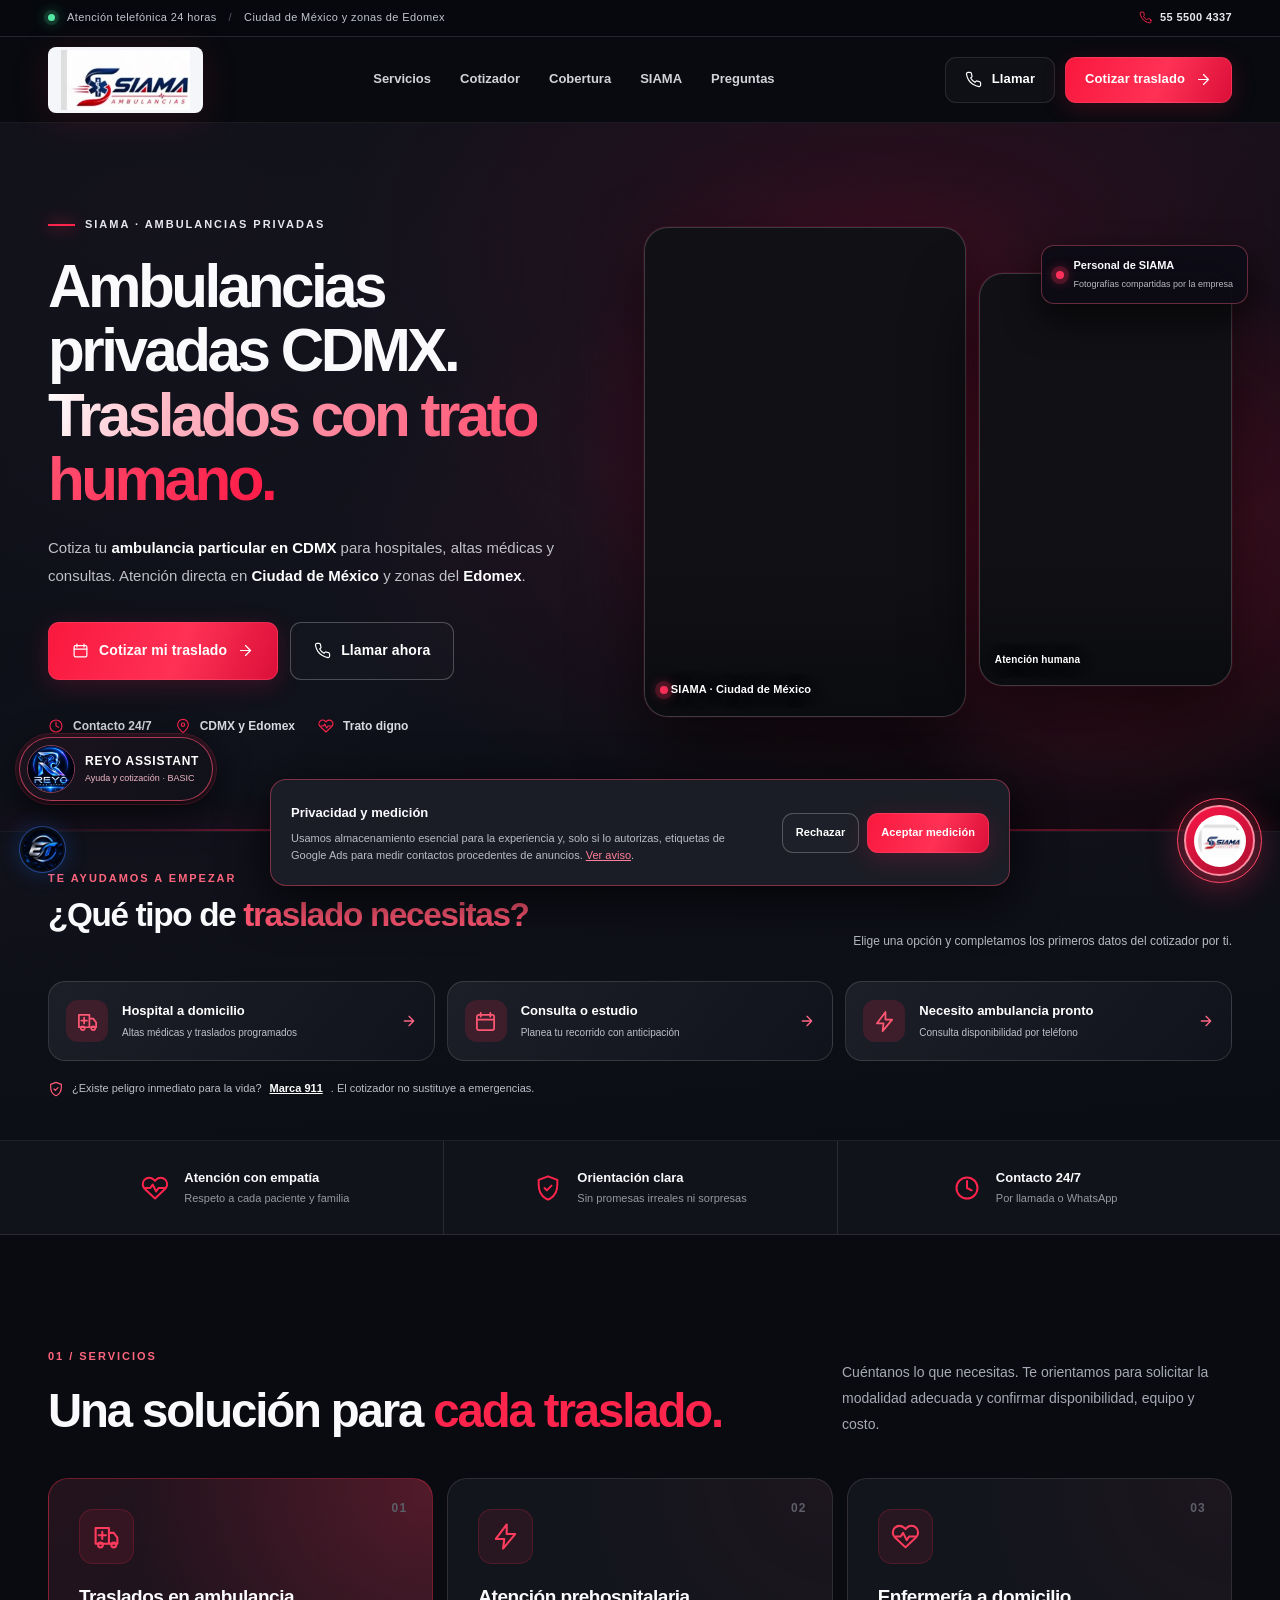
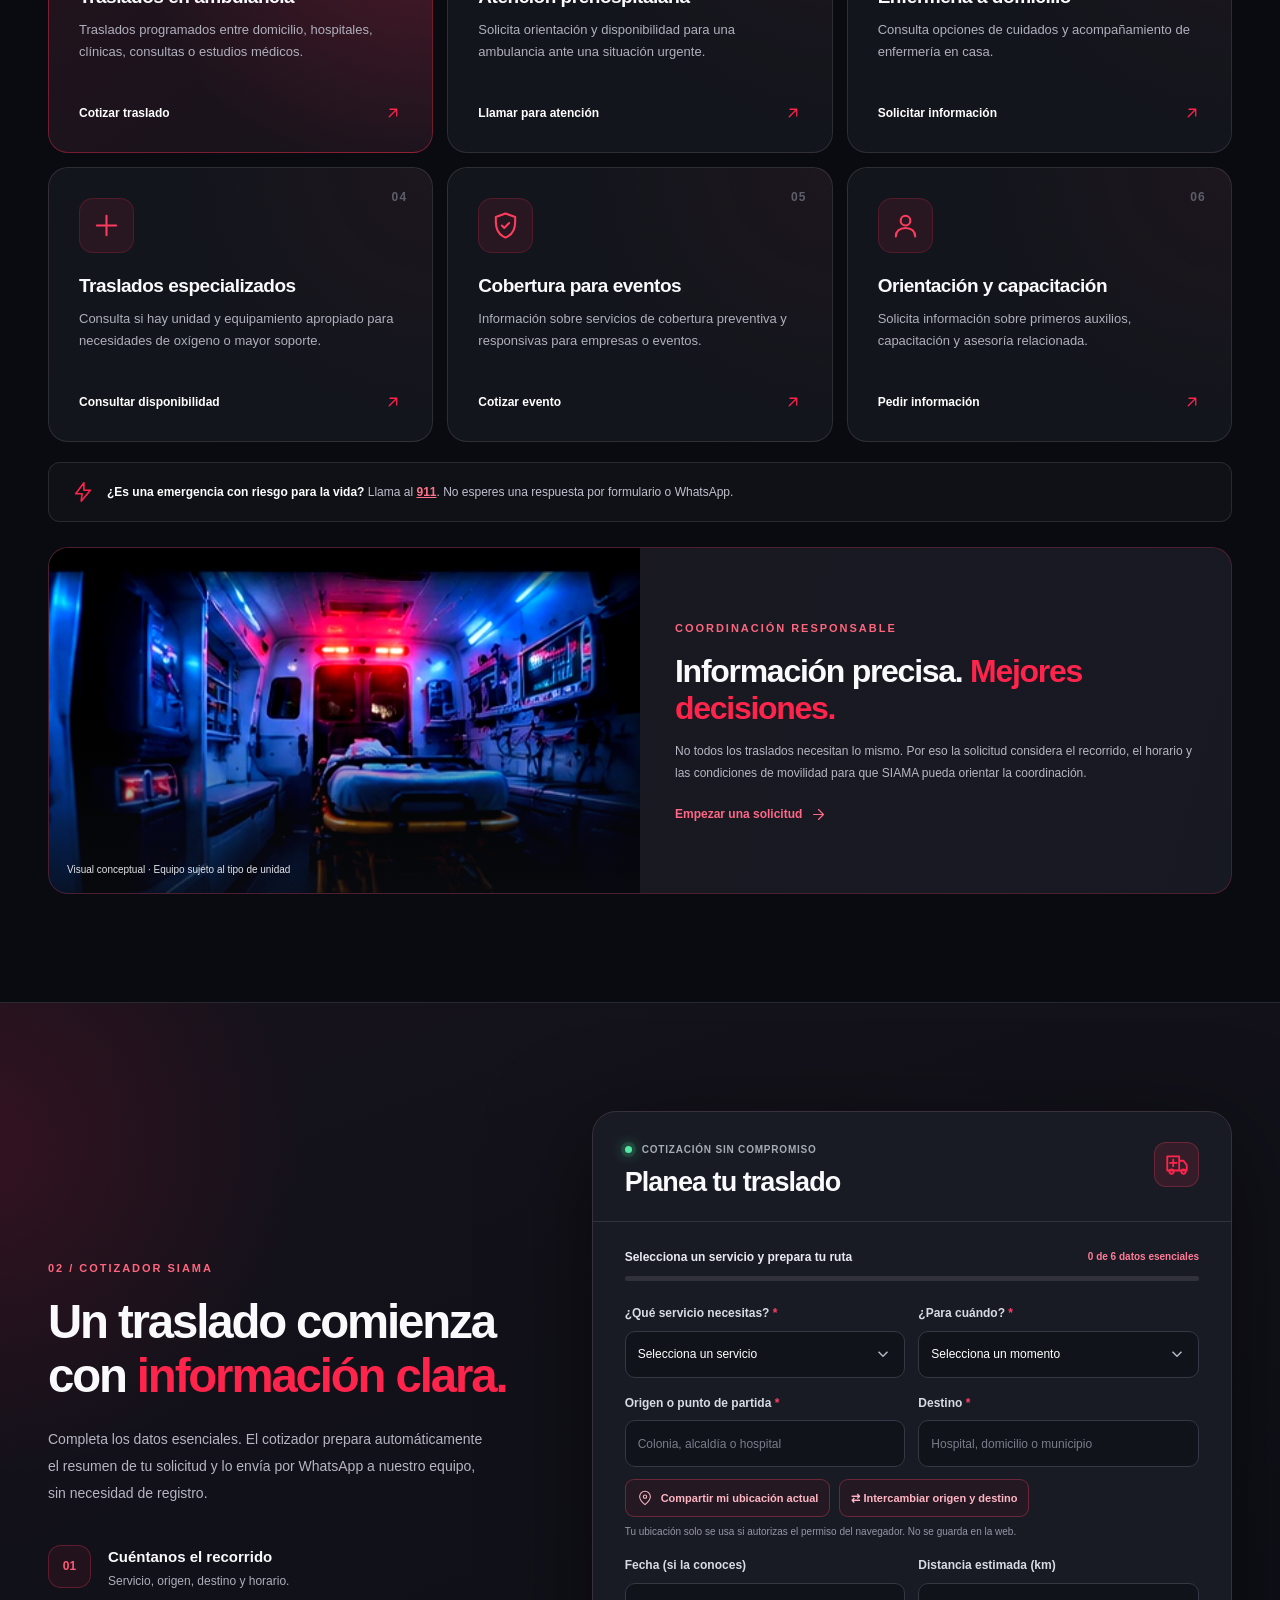
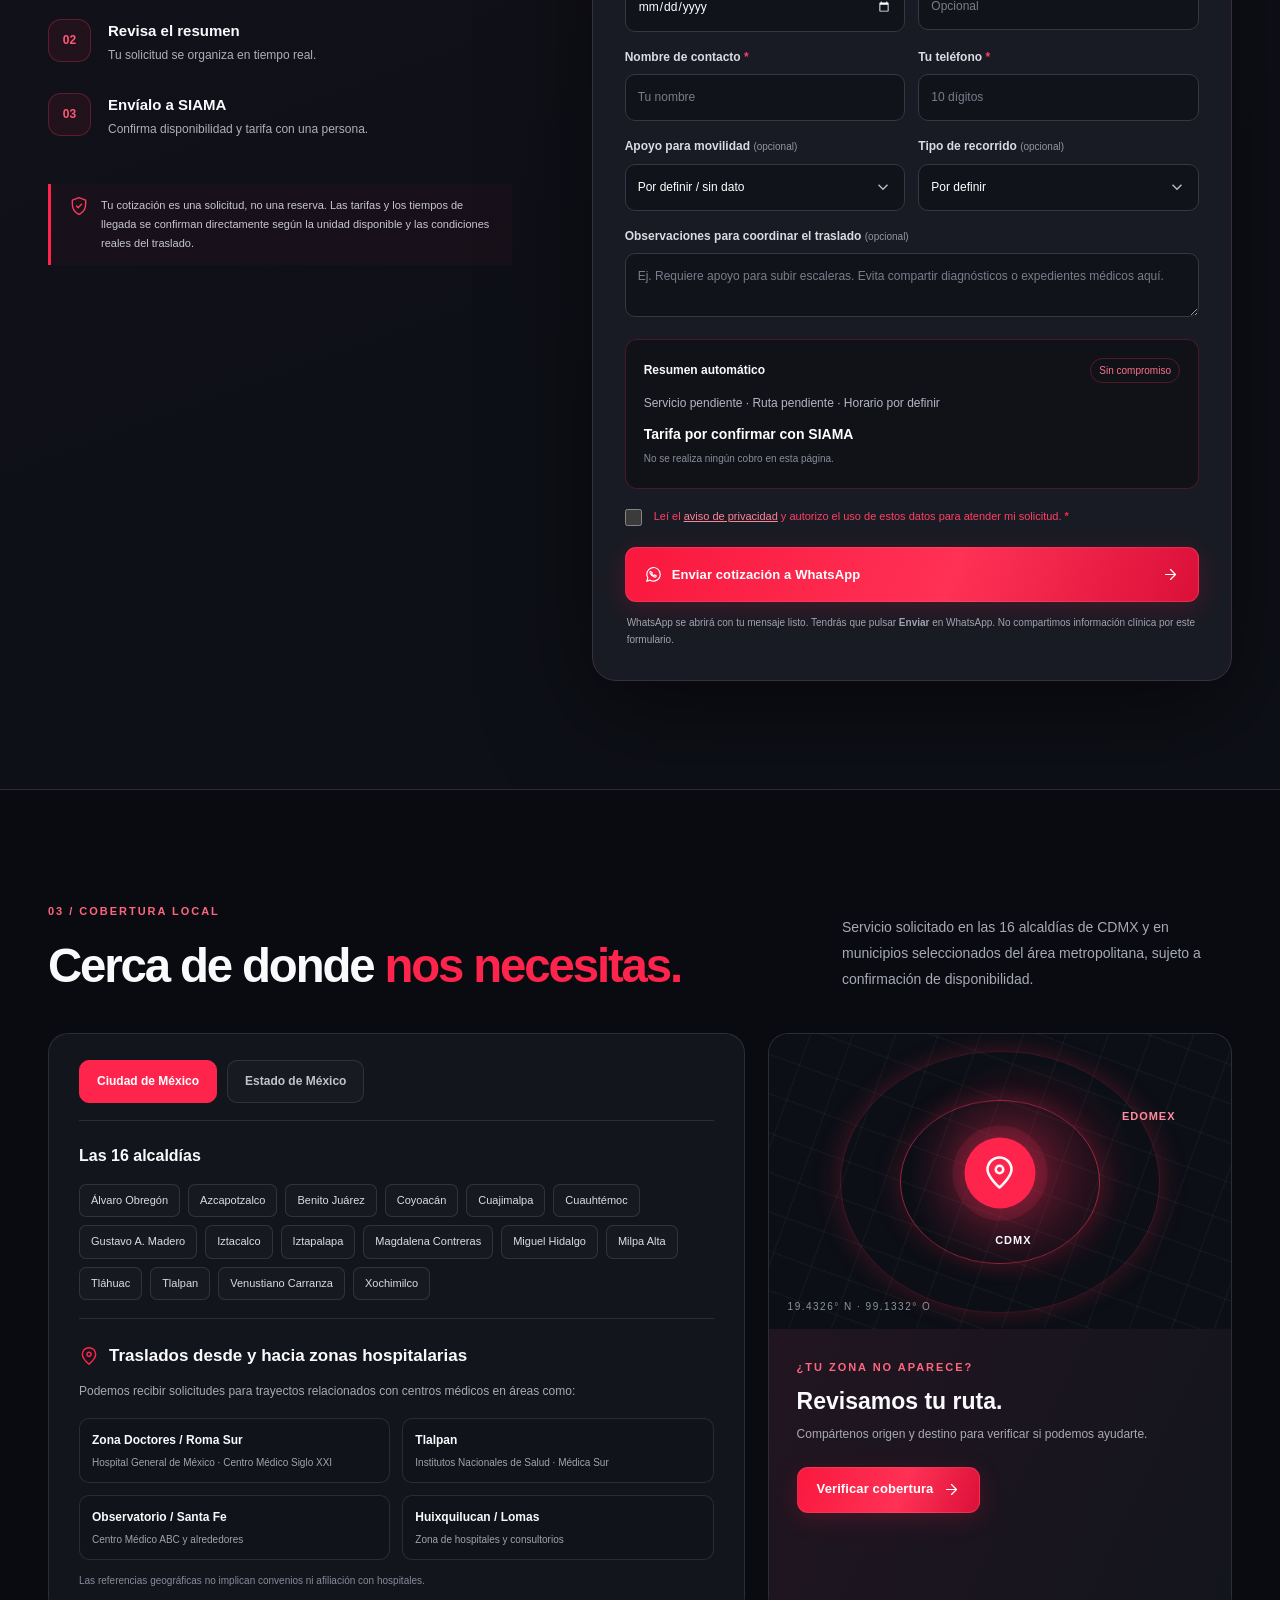
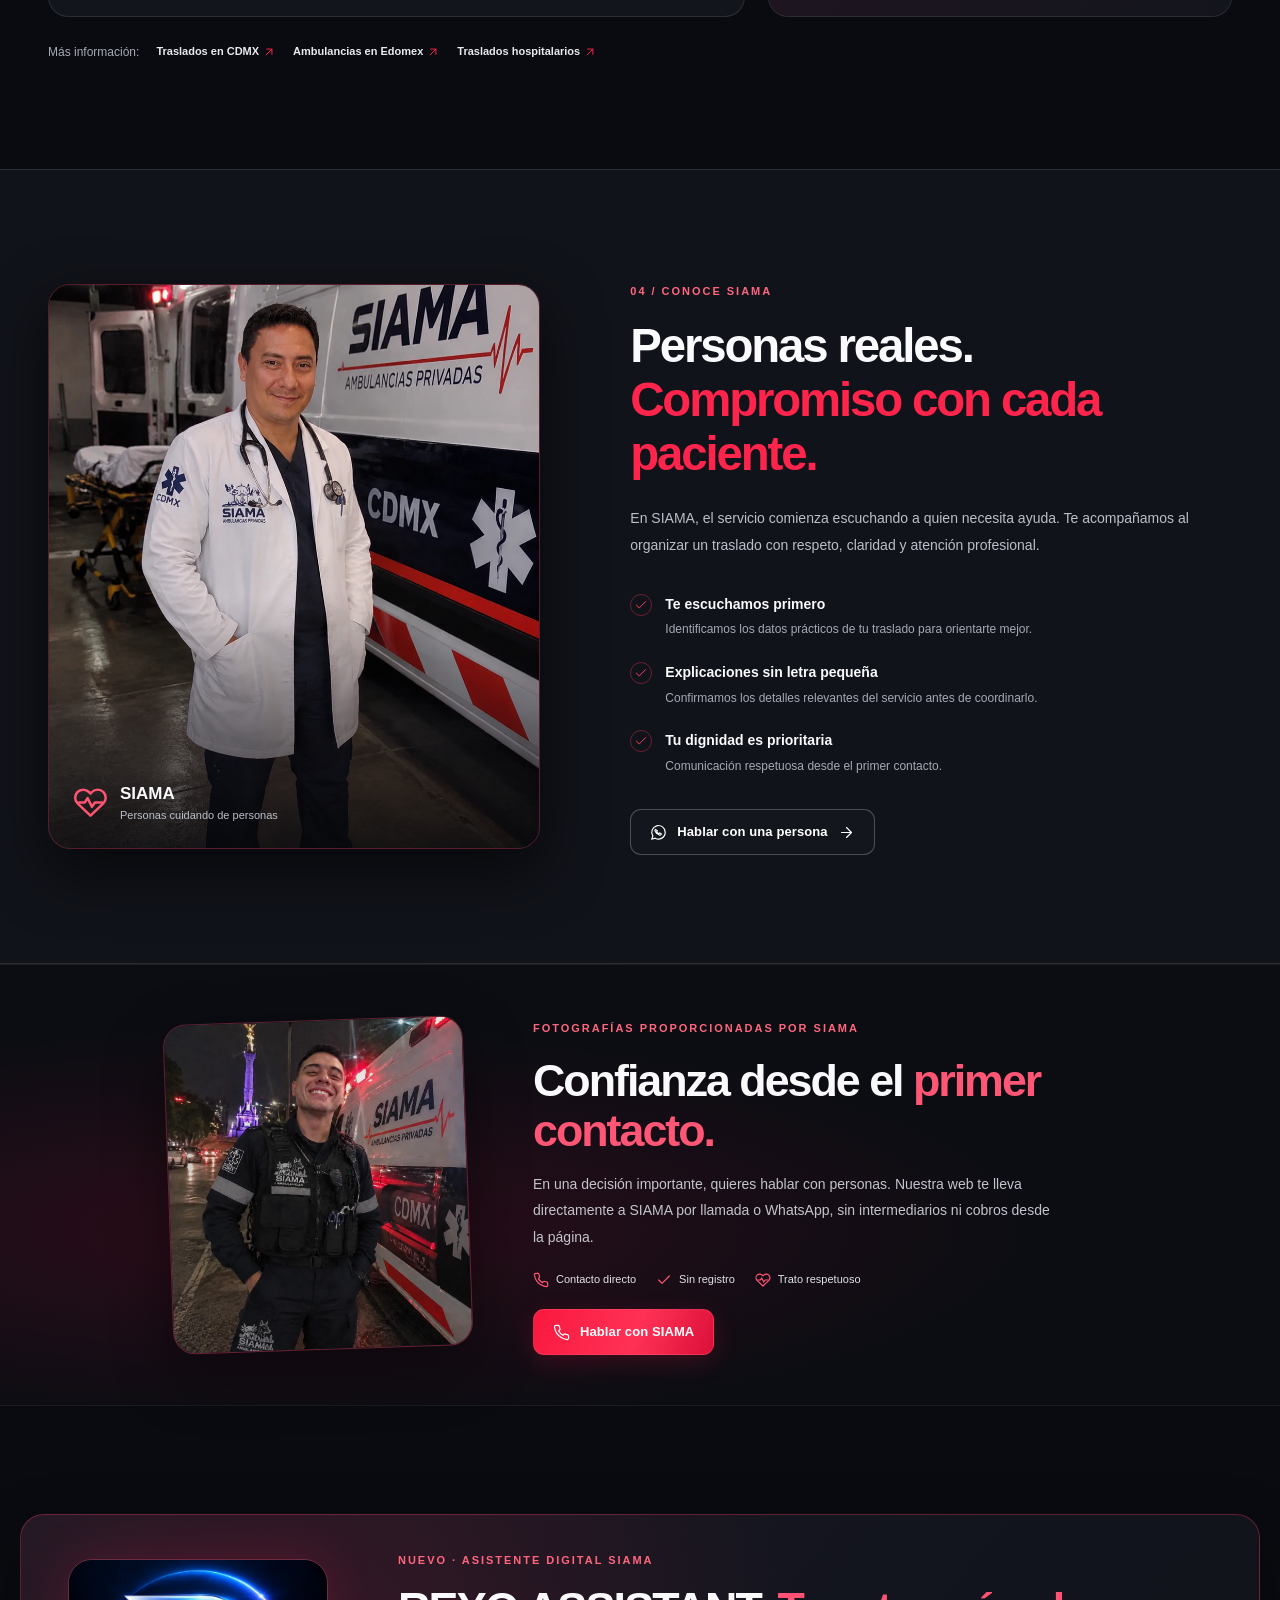
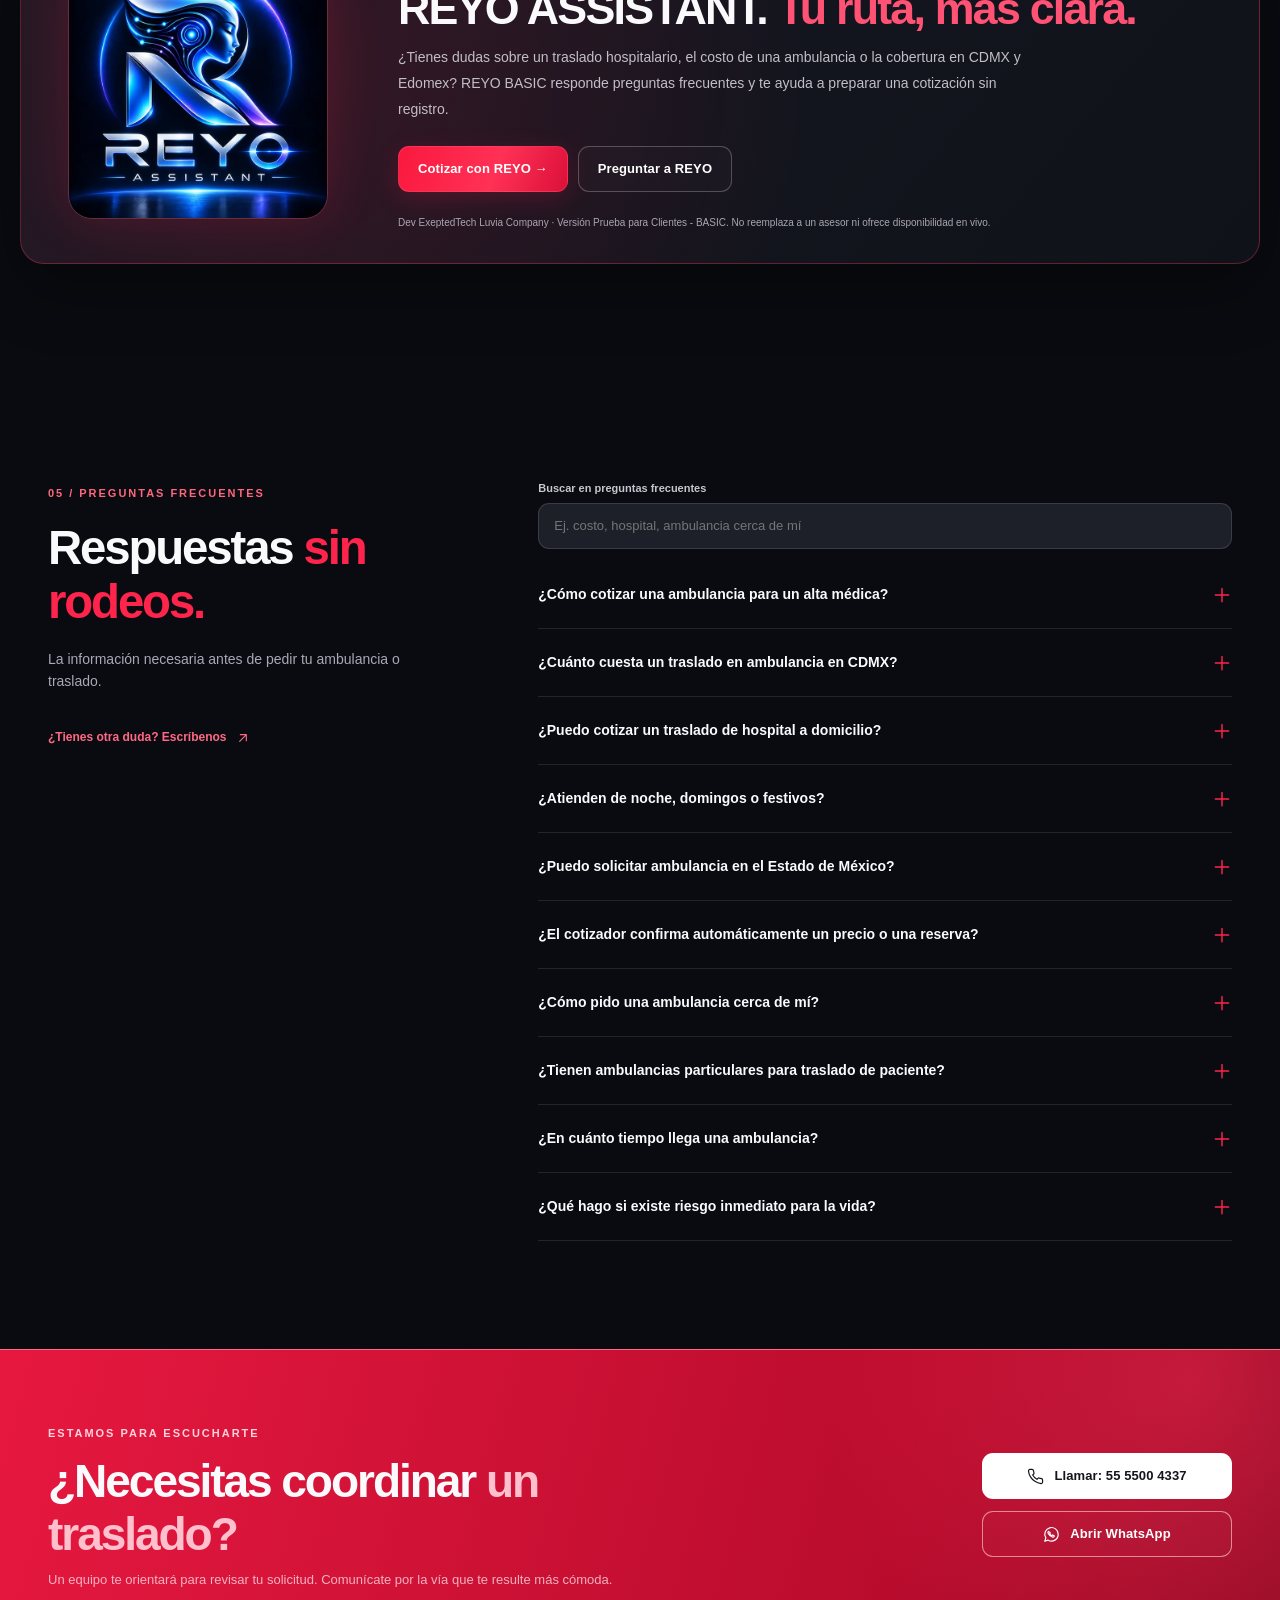
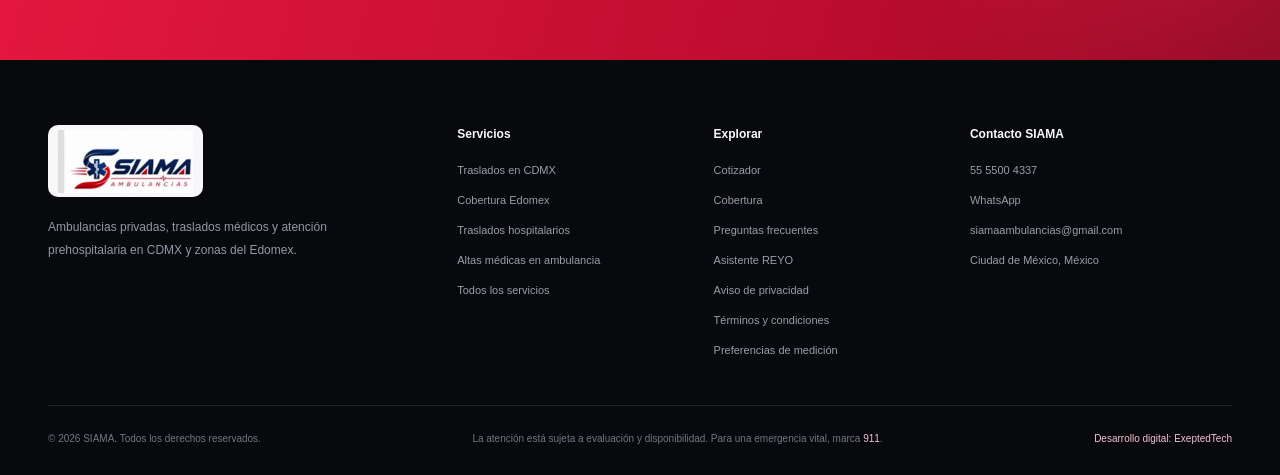
<file: index.html>
<!doctype html>
<html lang="es-MX">
<head>
  <meta charset="utf-8">
  <meta name="viewport" content="width=device-width,initial-scale=1,viewport-fit=cover">
  <meta name="theme-color" content="#0a0b10">
  <meta name="description" content="¿Buscas ambulancias privadas o particulares en CDMX? SIAMA recibe solicitudes de traslado en ambulancia a hospitales, clínicas y domicilios en Ciudad de México y zonas de Edomex. Cotiza por WhatsApp o llama al 55 5500 4337.">
  <meta name="robots" content="index,follow,max-image-preview:large">
  <meta name="color-scheme" content="dark">
  <meta property="og:type" content="website">
  <meta property="og:locale" content="es_MX">
  <meta property="og:site_name" content="SIAMA Ambulancias">
  <meta property="og:title" content="Ambulancias privadas y particulares CDMX | SIAMA">
  <meta property="og:description" content="Cotiza traslados médicos en CDMX y zonas del Estado de México. Orientación humana y atención telefónica las 24 horas.">
  <meta property="og:url" content="https://siamaambulancias.com.mx/">
  <meta property="og:image" content="https://siamaambulancias.com.mx/assets/paramedico-siama-full.webp">
  <meta name="keywords" content="ambulancias privadas CDMX, traslado hospital a domicilio, ambulancias particulares Edomex, cotización de traslado médico">
  <meta name="twitter:card" content="summary_large_image">
  <link rel="canonical" href="https://siamaambulancias.com.mx/">
  <link rel="preload" href="assets/paramedico-siama-mobile.webp" as="image" type="image/webp" media="(max-width: 600px)" fetchpriority="high">
  <link rel="preload" href="assets/paramedico-siama-full.webp" as="image" type="image/webp" media="(min-width: 601px)">
  <link rel="manifest" href="manifest.webmanifest">
  <link rel="icon" href="assets/icon-192.png" type="image/png">
  <link rel="apple-touch-icon" href="assets/icon-192.png">
  <link rel="stylesheet" href="assets/styles.css">
  <link rel="stylesheet" href="assets/reyo.css">
  <title>Ambulancias Privadas y Particulares CDMX | Traslados | SIAMA</title>
  <script src="assets/google-ads-config.js" defer></script>
  <script src="assets/tarifas.js" defer></script>
  <script src="assets/app.js" defer></script>
  <script src="assets/reyo.js" defer></script>
  <script type="application/ld+json">
  {
    "@context":"https://schema.org",
    "@graph":[
      {"@type":"Organization","@id":"https://siamaambulancias.com.mx/#organization","name":"SIAMA Ambulancias y Agencia de Enfermería","url":"https://siamaambulancias.com.mx/","logo":"https://siamaambulancias.com.mx/assets/logo.webp","telephone":"+52-55-5500-4337","email":"siamaambulancias@gmail.com","areaServed":[{"@type":"AdministrativeArea","name":"Ciudad de México"},{"@type":"AdministrativeArea","name":"Estado de México"}]},
      {"@type":"WebSite","@id":"https://siamaambulancias.com.mx/#website","url":"https://siamaambulancias.com.mx/","name":"SIAMA Ambulancias","inLanguage":"es-MX","publisher":{"@id":"https://siamaambulancias.com.mx/#organization"}},
      {"@type":"Service","@id":"https://siamaambulancias.com.mx/#servicio","name":"Ambulancias privadas y traslados médicos","serviceType":"Traslados de hospital a domicilio, traslados en ambulancia programados, atención prehospitalaria y enfermería","provider":{"@id":"https://siamaambulancias.com.mx/#organization"},"areaServed":[{"@type":"City","name":"Ciudad de México"},{"@type":"AdministrativeArea","name":"Estado de México"}],"availableChannel":{"@type":"ServiceChannel","servicePhone":{"@type":"ContactPoint","telephone":"+52-55-5500-4337","contactType":"Atención y cotizaciones","availableLanguage":"Spanish"}}}
    ]
  }
  </script>
</head>
<body>
  <svg class="svg-sprite" aria-hidden="true" xmlns="http://www.w3.org/2000/svg">
    <symbol id="i-phone" viewBox="0 0 24 24"><path d="M22 16.92v3a2 2 0 0 1-2.18 2 19.79 19.79 0 0 1-8.63-3.07 19.5 19.5 0 0 1-6-6A19.79 19.79 0 0 1 2.12 4.18 2 2 0 0 1 4.11 2h3a2 2 0 0 1 2 1.72c.12.96.34 1.9.65 2.8a2 2 0 0 1-.45 2.11L8.04 9.9a16 16 0 0 0 6.06 6.06l1.27-1.27a2 2 0 0 1 2.11-.45c.9.31 1.84.53 2.8.65a2 2 0 0 1 1.72 2.03Z"/></symbol>
    <symbol id="i-whatsapp" viewBox="0 0 24 24"><path d="M21.5 11.7A9.5 9.5 0 0 1 7.3 20l-4.8 1.5L4 16.8a9.5 9.5 0 1 1 17.5-5.1Z"/><path d="M8.3 7.9c-.4-.4-.8-.3-1 0-.6.6-.5 1.5.1 2.6 1.3 2.3 3.4 4.2 5.8 5 .9.3 1.9.2 2.4-.6.2-.3.5-.9.2-1.2l-1.9-1c-.2-.1-.5 0-.7.2l-.7.8c-1.2-.5-2.4-1.5-3.1-2.7l.7-.8c.2-.2.3-.5.2-.7Z"/></symbol>
    <symbol id="i-arrow" viewBox="0 0 24 24"><path d="M5 12h14m-7-7 7 7-7 7"/></symbol>
    <symbol id="i-arrow-up" viewBox="0 0 24 24"><path d="M7 17 17 7M8 7h9v9"/></symbol>
    <symbol id="i-clock" viewBox="0 0 24 24"><circle cx="12" cy="12" r="9"/><path d="M12 6v6l4 2"/></symbol>
    <symbol id="i-shield" viewBox="0 0 24 24"><path d="m12 22-2-1C5 18 4 14 4 9V5l8-3 8 3v4c0 5-1 9-6 12Z"/><path d="m9 12 2 2 4-4"/></symbol>
    <symbol id="i-pin" viewBox="0 0 24 24"><path d="M20 10c0 5-8 12-8 12S4 15 4 10a8 8 0 1 1 16 0Z"/><circle cx="12" cy="10" r="2.5"/></symbol>
    <symbol id="i-heart" viewBox="0 0 24 24"><path d="M20.8 4.8a5.5 5.5 0 0 0-7.8 0L12 5.9l-1.1-1.1a5.5 5.5 0 0 0-7.8 7.8L12 21l8.8-8.4a5.5 5.5 0 0 0 0-7.8Z"/><path d="M4 12h4l2-3 3 6 2-3h5"/></symbol>
    <symbol id="i-truck" viewBox="0 0 24 24"><path d="M3 5h11v13H3zM14 9h4l3 4v5h-7z"/><circle cx="7" cy="19" r="2"/><circle cx="18" cy="19" r="2"/><path d="M8.5 8v6m-3-3h6"/></symbol>
    <symbol id="i-plus" viewBox="0 0 24 24"><path d="M12 4v16M4 12h16"/></symbol>
    <symbol id="i-check" viewBox="0 0 24 24"><path d="m4 12 5 5L20 6"/></symbol>
    <symbol id="i-calendar" viewBox="0 0 24 24"><rect x="3" y="5" width="18" height="16" rx="2"/><path d="M7 3v4m10-4v4M3 10h18"/></symbol>
    <symbol id="i-user" viewBox="0 0 24 24"><circle cx="12" cy="8" r="4"/><path d="M4 21c0-4 3-7 8-7s8 3 8 7"/></symbol>
    <symbol id="i-bolt" viewBox="0 0 24 24"><path d="m13 2-9 12h7l-1 8 10-12h-7z"/></symbol>
    <symbol id="i-menu" viewBox="0 0 24 24"><path d="M4 7h16M4 12h16M4 17h16"/></symbol>
    <symbol id="i-x" viewBox="0 0 24 24"><path d="m5 5 14 14M19 5 5 19"/></symbol>
  </svg>
  <div class="scroll-meter" aria-hidden="true"><span id="scroll-meter-fill"></span></div>
  <a class="skip-link" href="#contenido">Saltar al contenido</a>
  <div class="topline"><div class="layout topline-inner"><span><span class="live-dot"></span> Atención telefónica 24 horas <span class="topline-divider">/</span> Ciudad de México y zonas de Edomex</span><a href="tel:+525555004337" class="track" data-action="call_top"><svg><use href="#i-phone"/></svg> 55 5500 4337</a></div></div>
  <header class="site-header" id="header"><div class="layout header-inner">
    <a class="brand" href="#inicio" aria-label="SIAMA Ambulancias - Inicio"><img src="assets/marca-siama.webp" width="205" height="96" alt="SIAMA Ambulancias" decoding="async"></a>
    <nav id="primary-nav" class="nav" aria-label="Navegación principal"><a href="#servicios">Servicios</a><a href="#cotizar">Cotizador</a><a href="#cobertura">Cobertura</a><a href="#siama">SIAMA</a><a href="#preguntas">Preguntas</a></nav>
    <div class="nav-actions"><a class="btn btn-ghost nav-call track" href="tel:+525555004337" data-action="call_nav"><svg><use href="#i-phone"/></svg> Llamar</a><a class="btn btn-red nav-quote" href="#cotizar">Cotizar traslado <svg><use href="#i-arrow"/></svg></a></div>
    <button class="nav-toggle" aria-label="Abrir menú" aria-controls="primary-nav" aria-expanded="false"><svg><use href="#i-menu"/></svg></button>
  </div></header>
  <main id="contenido">
    <section class="hero" id="inicio" aria-labelledby="hero-title"><div class="hero-glow" aria-hidden="true"></div><div class="layout hero-grid">
      <div class="hero-content"><div class="eyebrow"><span class="eyebrow-line"></span> SIAMA · AMBULANCIAS PRIVADAS</div>
        <h1 id="hero-title">Ambulancias privadas CDMX. <span class="text-gradient">Traslados con trato humano.</span></h1>
        <p class="hero-intro">Cotiza tu <strong>ambulancia particular en CDMX</strong> para hospitales, altas médicas y consultas. Atención directa en <strong>Ciudad de México</strong> y zonas del <strong>Edomex</strong>.</p>
        <div class="hero-buttons"><a class="btn btn-red btn-lg" href="#cotizar"><svg><use href="#i-calendar"/></svg> Cotizar mi traslado <svg class="push-icon"><use href="#i-arrow"/></svg></a><a class="btn btn-outline btn-lg track" href="tel:+525555004337" data-action="call_hero"><svg><use href="#i-phone"/></svg> Llamar ahora</a></div>
        <div class="hero-assurance"><span><svg><use href="#i-clock"/></svg> Contacto 24/7</span><span><svg><use href="#i-pin"/></svg> CDMX y Edomex</span><span><svg><use href="#i-heart"/></svg> Trato digno</span></div>
      </div>
      <div class="hero-visual real-hero" aria-label="Fotografías proporcionadas del personal SIAMA junto a ambulancias en Ciudad de México">
        <div class="hero-sheen" aria-hidden="true"></div>
        <figure class="hero-person hero-person-main">
          <picture><source media="(max-width: 600px)" srcset="assets/paramedico-siama-mobile.webp"><img src="assets/paramedico-siama-full.webp" width="950" height="1264" alt="Paramédico de SIAMA con uniforme junto a una ambulancia, frente al Ángel de la Independencia en CDMX" fetchpriority="high" decoding="async"></picture>
          <figcaption><span class="photo-dot"></span> SIAMA · Ciudad de México</figcaption>
        </figure>
        <figure class="hero-person hero-person-secondary">
          <picture><source media="(max-width: 600px)" srcset="assets/doctor-siama-mobile.webp"><img src="assets/doctor-siama-full.webp" width="950" height="1267" alt="Médico de SIAMA con bata blanca y estetoscopio, junto a ambulancia de la empresa" decoding="async"></picture>
          <figcaption>Atención humana</figcaption>
        </figure>
        <div class="hero-image-pill"><span class="photo-dot"></span><div><b>Personal de SIAMA</b><small>Fotografías compartidas por la empresa</small></div></div>
      </div>
    </div><div class="hero-bottomline" aria-hidden="true"></div></section>
    <section class="quick-start" aria-labelledby="quick-title"><div class="layout"><div class="quick-start-head"><span class="kicker">TE AYUDAMOS A EMPEZAR</span><h2 id="quick-title">¿Qué tipo de <span>traslado necesitas?</span></h2><p>Elige una opción y completamos los primeros datos del cotizador por ti.</p></div><div class="intent-grid">
      <button class="intent-card" type="button" data-intent-service="Traslado programado" data-intent-when="Hoy, programado"><span class="intent-icon"><svg><use href="#i-truck"/></svg></span><span><strong>Hospital a domicilio</strong><small>Altas médicas y traslados programados</small></span><svg class="intent-arrow"><use href="#i-arrow"/></svg></button>
      <button class="intent-card" type="button" data-intent-service="Traslado programado" data-intent-when="Otra fecha"><span class="intent-icon"><svg><use href="#i-calendar"/></svg></span><span><strong>Consulta o estudio</strong><small>Planea tu recorrido con anticipación</small></span><svg class="intent-arrow"><use href="#i-arrow"/></svg></button>
      <button class="intent-card" type="button" data-intent-service="Ambulancia urgente" data-intent-when="Lo antes posible"><span class="intent-icon"><svg><use href="#i-bolt"/></svg></span><span><strong>Necesito ambulancia pronto</strong><small>Consulta disponibilidad por teléfono</small></span><svg class="intent-arrow"><use href="#i-arrow"/></svg></button>
    </div><div class="quick-emergency"><svg><use href="#i-shield"/></svg> ¿Existe peligro inmediato para la vida? <a href="tel:911">Marca 911</a>. El cotizador no sustituye a emergencias.</div></div></section>
    <section class="proof-band" aria-label="Compromisos de servicio"><div class="layout proof-row"><div><svg><use href="#i-heart"/></svg><span><b>Atención con empatía</b><small>Respeto a cada paciente y familia</small></span></div><div><svg><use href="#i-shield"/></svg><span><b>Orientación clara</b><small>Sin promesas irreales ni sorpresas</small></span></div><div><svg><use href="#i-clock"/></svg><span><b>Contacto 24/7</b><small>Por llamada o WhatsApp</small></span></div></div></section>
    <section class="section" id="servicios"><div class="layout"><div class="section-heading"><div><span class="kicker">01 / SERVICIOS</span><h2>Una solución para <span>cada traslado.</span></h2></div><p>Cuéntanos lo que necesitas. Te orientamos para solicitar la modalidad adecuada y confirmar disponibilidad, equipo y costo.</p></div>
      <div class="services-grid">
        <article class="service-card featured"><span class="service-number">01</span><div class="service-icon"><svg><use href="#i-truck"/></svg></div><h3>Traslados en ambulancia</h3><p>Traslados programados entre domicilio, hospitales, clínicas, consultas o estudios médicos.</p><a href="#cotizar" data-service="Traslado programado" class="prefill">Cotizar traslado <svg><use href="#i-arrow-up"/></svg></a></article>
        <article class="service-card"><span class="service-number">02</span><div class="service-icon"><svg><use href="#i-bolt"/></svg></div><h3>Atención prehospitalaria</h3><p>Solicita orientación y disponibilidad para una ambulancia ante una situación urgente.</p><a class="track" data-action="call_emergency" href="tel:+525555004337">Llamar para atención <svg><use href="#i-arrow-up"/></svg></a></article>
        <article class="service-card"><span class="service-number">03</span><div class="service-icon"><svg><use href="#i-heart"/></svg></div><h3>Enfermería a domicilio</h3><p>Consulta opciones de cuidados y acompañamiento de enfermería en casa.</p><a href="#cotizar" data-service="Enfermería a domicilio" class="prefill">Solicitar información <svg><use href="#i-arrow-up"/></svg></a></article>
        <article class="service-card"><span class="service-number">04</span><div class="service-icon"><svg><use href="#i-plus"/></svg></div><h3>Traslados especializados</h3><p>Consulta si hay unidad y equipamiento apropiado para necesidades de oxígeno o mayor soporte.</p><a href="#cotizar" data-service="Traslado especializado" class="prefill">Consultar disponibilidad <svg><use href="#i-arrow-up"/></svg></a></article>
        <article class="service-card"><span class="service-number">05</span><div class="service-icon"><svg><use href="#i-shield"/></svg></div><h3>Cobertura para eventos</h3><p>Información sobre servicios de cobertura preventiva y responsivas para empresas o eventos.</p><a href="#cotizar" data-service="Cobertura para eventos" class="prefill">Cotizar evento <svg><use href="#i-arrow-up"/></svg></a></article>
        <article class="service-card"><span class="service-number">06</span><div class="service-icon"><svg><use href="#i-user"/></svg></div><h3>Orientación y capacitación</h3><p>Solicita información sobre primeros auxilios, capacitación y asesoría relacionada.</p><a href="#cotizar" data-service="Capacitación y asesoría" class="prefill">Pedir información <svg><use href="#i-arrow-up"/></svg></a></article>
      </div>
      <div class="emergency-note"><svg><use href="#i-bolt"/></svg><span><strong>¿Es una emergencia con riesgo para la vida?</strong> Llama al <a href="tel:911">911</a>. No esperes una respuesta por formulario o WhatsApp.</span></div>
      <div class="equipment-feature"><div class="equipment-media"><img src="assets/interior-ilustrativo.webp" width="434" height="253" loading="lazy" decoding="async" alt="Imagen conceptual del interior de una ambulancia equipada"><span>Visual conceptual · Equipo sujeto al tipo de unidad</span></div><div class="equipment-copy"><span class="kicker">COORDINACIÓN RESPONSABLE</span><h3>Información precisa. <em>Mejores decisiones.</em></h3><p>No todos los traslados necesitan lo mismo. Por eso la solicitud considera el recorrido, el horario y las condiciones de movilidad para que SIAMA pueda orientar la coordinación.</p><a href="#cotizar">Empezar una solicitud <svg><use href="#i-arrow"/></svg></a></div></div>
    </div></section>
    <section class="section quote-section" id="cotizar"><div class="layout quote-layout"><div class="quote-info"><span class="kicker">02 / COTIZADOR SIAMA</span><h2>Un traslado comienza con <span>información clara.</span></h2><p>Completa los datos esenciales. El cotizador prepara automáticamente el resumen de tu solicitud y lo envía por WhatsApp a nuestro equipo, sin necesidad de registro.</p>
      <div class="quote-steps"><div><span>01</span><p><b>Cuéntanos el recorrido</b><small>Servicio, origen, destino y horario.</small></p></div><div><span>02</span><p><b>Revisa el resumen</b><small>Tu solicitud se organiza en tiempo real.</small></p></div><div><span>03</span><p><b>Envíalo a SIAMA</b><small>Confirma disponibilidad y tarifa con una persona.</small></p></div></div>
      <div class="quote-care"><svg><use href="#i-shield"/></svg><p>Tu cotización es una solicitud, no una reserva. Las tarifas y los tiempos de llegada se confirman directamente según la unidad disponible y las condiciones reales del traslado.</p></div>
      </div>
      <div class="quote-card"><div class="quote-card-header"><div><span class="form-eyebrow"><span class="live-dot"></span> COTIZACIÓN SIN COMPROMISO</span><h3>Planea tu traslado</h3></div><div class="form-icon"><svg><use href="#i-truck"/></svg></div></div>
        <form id="quote-form" novalidate>
          <div class="quote-choice-title">Selecciona un servicio y prepara tu ruta <span id="quote-progress-label" aria-live="polite">0 de 6 datos esenciales</span></div>
          <div class="quote-progress" aria-hidden="true"><span id="quote-progress-fill"></span></div>
          <div class="form-grid"><label>¿Qué servicio necesitas? <span>*</span><select name="service" id="service" required><option value="">Selecciona un servicio</option><option>Traslado programado</option><option>Ambulancia urgente</option><option>Traslado especializado</option><option>Enfermería a domicilio</option><option>Cobertura para eventos</option><option>Capacitación y asesoría</option></select></label><label>¿Para cuándo? <span>*</span><select name="when" required><option value="">Selecciona un momento</option><option>Lo antes posible</option><option>Hoy, programado</option><option>Mañana</option><option>Otra fecha</option></select></label></div>
          <div class="form-grid"><label>Origen o punto de partida <span>*</span><input name="origin" id="origin" autocomplete="street-address" maxlength="140" required placeholder="Colonia, alcaldía o hospital"></label><label>Destino <span>*</span><input name="destination" id="destination" autocomplete="off" maxlength="140" required placeholder="Hospital, domicilio o municipio"></label></div>
          <div class="route-tools"><button id="locate-me" class="tool-btn" type="button"><svg><use href="#i-pin"/></svg> Compartir mi ubicación actual</button><button id="swap-route" class="tool-btn" type="button" aria-label="Intercambiar origen y destino">⇄ Intercambiar origen y destino</button></div><p class="location-note" id="location-note" role="status" aria-live="polite">Tu ubicación solo se usa si autorizas el permiso del navegador. No se guarda en la web.</p>
          <div class="form-grid"><label>Fecha (si la conoces)<input type="date" name="date" id="service-date"></label><label>Distancia estimada (km)<input name="distance" type="number" inputmode="decimal" min="1" max="2000" step="0.5" placeholder="Opcional"></label></div>
          <div class="form-grid"><label>Nombre de contacto <span>*</span><input name="name" autocomplete="name" maxlength="80" required placeholder="Tu nombre"></label><label>Tu teléfono <span>*</span><input name="phone" type="tel" autocomplete="tel" inputmode="tel" minlength="10" maxlength="20" required placeholder="10 dígitos"></label></div>
          <div class="form-grid"><label>Apoyo para movilidad <small>(opcional)</small><select name="mobility"><option value="">Por definir / sin dato</option><option>Camilla</option><option>Silla de ruedas</option><option>Puede caminar con apoyo</option><option>Necesita orientación</option></select></label><label>Tipo de recorrido <small>(opcional)</small><select name="journey"><option value="">Por definir</option><option>Solo ida</option><option>Ida y regreso</option></select></label></div>
          <label>Observaciones para coordinar el traslado <small>(opcional)</small><textarea name="notes" rows="2" maxlength="400" placeholder="Ej. Requiere apoyo para subir escaleras. Evita compartir diagnósticos o expedientes médicos aquí."></textarea></label>
          <div class="estimate" aria-live="polite"><div class="estimate-header"><b>Resumen automático</b><span id="quote-badge">Sin compromiso</span></div><p id="estimate-summary">Selecciona el servicio y describe tu ruta para preparar tu solicitud.</p><strong id="estimate-price">Tarifa por confirmar con SIAMA</strong><small id="estimate-disclaimer">No se realiza ningún cobro en esta página.</small></div>
          <label class="consent-check"><input name="privacy" type="checkbox" required><span>Leí el <a href="privacidad.html" target="_blank" rel="noopener">aviso de privacidad</a> y autorizo el uso de estos datos para atender mi solicitud. <b>*</b></span></label>
          <p class="form-error" id="form-error" role="alert" hidden></p>
          <button type="submit" class="btn btn-red btn-submit"><svg><use href="#i-whatsapp"/></svg> Enviar cotización a WhatsApp <svg class="push-icon"><use href="#i-arrow"/></svg></button>
          <p class="form-footnote">WhatsApp se abrirá con tu mensaje listo. Tendrás que pulsar <b>Enviar</b> en WhatsApp. No compartimos información clínica por este formulario.</p>
        </form>
      </div>
    </div></section>
    <section class="section" id="cobertura"><div class="layout"><div class="section-heading"><div><span class="kicker">03 / COBERTURA LOCAL</span><h2>Cerca de donde <span>nos necesitas.</span></h2></div><p>Servicio solicitado en las 16 alcaldías de CDMX y en municipios seleccionados del área metropolitana, sujeto a confirmación de disponibilidad.</p></div>
      <div class="coverage-layout"><div class="coverage-main"><div class="coverage-tabs" role="tablist" aria-label="Áreas de cobertura"><button id="tab-cdmx" class="active" role="tab" aria-selected="true" aria-controls="panel-cdmx" data-tab="cdmx">Ciudad de México</button><button id="tab-edomex" role="tab" aria-selected="false" aria-controls="panel-edomex" data-tab="edomex">Estado de México</button></div>
        <div id="panel-cdmx" role="tabpanel" aria-labelledby="tab-cdmx" class="coverage-panel"><h3>Las 16 alcaldías</h3><div class="tag-cloud"><span>Álvaro Obregón</span><span>Azcapotzalco</span><span>Benito Juárez</span><span>Coyoacán</span><span>Cuajimalpa</span><span>Cuauhtémoc</span><span>Gustavo A. Madero</span><span>Iztacalco</span><span>Iztapalapa</span><span>Magdalena Contreras</span><span>Miguel Hidalgo</span><span>Milpa Alta</span><span>Tláhuac</span><span>Tlalpan</span><span>Venustiano Carranza</span><span>Xochimilco</span></div></div>
        <div id="panel-edomex" role="tabpanel" aria-labelledby="tab-edomex" class="coverage-panel" hidden><h3>Zonas del área metropolitana</h3><div class="tag-cloud"><span>Naucalpan</span><span>Tlalnepantla</span><span>Huixquilucan</span><span>Atizapán de Zaragoza</span><span>Nezahualcóyotl</span><span>Ecatepec</span><span>Cuautitlán Izcalli</span><span>Tultitlán</span></div><p class="muted-small">Las ubicaciones son zonas orientativas, no garantía de cobertura inmediata.</p></div>
        <div class="hospital-area"><div><svg><use href="#i-pin"/></svg><h3>Traslados desde y hacia zonas hospitalarias</h3></div><p>Podemos recibir solicitudes para trayectos relacionados con centros médicos en áreas como:</p><div class="hospital-list"><span><b>Zona Doctores / Roma Sur</b><small>Hospital General de México · Centro Médico Siglo XXI</small></span><span><b>Tlalpan</b><small>Institutos Nacionales de Salud · Médica Sur</small></span><span><b>Observatorio / Santa Fe</b><small>Centro Médico ABC y alrededores</small></span><span><b>Huixquilucan / Lomas</b><small>Zona de hospitales y consultorios</small></span></div><p class="no-affiliation">Las referencias geográficas no implican convenios ni afiliación con hospitales.</p></div>
      </div><div class="coverage-aside"><div class="coverage-art"><div class="coverage-orbit one"></div><div class="coverage-orbit two"></div><span class="coverage-target"><svg><use href="#i-pin"/></svg></span><span class="map-label main-map">CDMX</span><span class="map-label outer-map">EDOMEX</span><span class="map-coordinate">19.4326° N · 99.1332° O</span></div><div class="coverage-cta"><span class="kicker">¿TU ZONA NO APARECE?</span><h3>Revisamos tu ruta.</h3><p>Compártenos origen y destino para verificar si podemos ayudarte.</p><a class="btn btn-red" href="#cotizar">Verificar cobertura <svg><use href="#i-arrow"/></svg></a></div></div></div>
      <div class="related-links"><span>Más información:</span><a href="traslados-ambulancia-cdmx.html">Traslados en CDMX <svg><use href="#i-arrow-up"/></svg></a><a href="ambulancias-edomex.html">Ambulancias en Edomex <svg><use href="#i-arrow-up"/></svg></a><a href="traslados-hospitalarios.html">Traslados hospitalarios <svg><use href="#i-arrow-up"/></svg></a></div>
    </div></section>
    <section class="section about-section" id="siama"><div class="layout about-grid"><div class="about-photo"><img src="assets/doctor-siama-full.webp" width="950" height="1267" alt="Médico de SIAMA con bata blanca y estetoscopio junto a ambulancia en CDMX" loading="lazy" decoding="async"><div class="about-photo-label"><svg><use href="#i-heart"/></svg><span><b>SIAMA</b><small>Personas cuidando de personas</small></span></div></div><div class="about-copy"><span class="kicker">04 / CONOCE SIAMA</span><h2>Personas reales. <span>Compromiso con cada paciente.</span></h2><p>En SIAMA, el servicio comienza escuchando a quien necesita ayuda. Te acompañamos al organizar un traslado con respeto, claridad y atención profesional.</p><div class="about-values"><div><svg><use href="#i-check"/></svg><span><b>Te escuchamos primero</b><small>Identificamos los datos prácticos de tu traslado para orientarte mejor.</small></span></div><div><svg><use href="#i-check"/></svg><span><b>Explicaciones sin letra pequeña</b><small>Confirmamos los detalles relevantes del servicio antes de coordinarlo.</small></span></div><div><svg><use href="#i-check"/></svg><span><b>Tu dignidad es prioritaria</b><small>Comunicación respetuosa desde el primer contacto.</small></span></div></div><a class="btn btn-outline track" data-action="whatsapp_about" href="https://wa.me/525555004337?text=Hola%20SIAMA%2C%20quiero%20conocer%20sus%20servicios" target="_blank" rel="noopener noreferrer"><svg><use href="#i-whatsapp"/></svg> Hablar con una persona <svg><use href="#i-arrow"/></svg></a></div></div></section>
    <section class="personal-section" aria-label="El equipo SIAMA en Ciudad de México"><div class="layout personal-wrap"><div class="personal-photo"><img src="assets/paramedico-siama-full.webp" width="950" height="1264" alt="Fotografía aportada por SIAMA del paramédico en la Ciudad de México" loading="lazy" decoding="async"></div><div class="personal-copy"><span class="kicker">FOTOGRAFÍAS PROPORCIONADAS POR SIAMA</span><h2>Confianza desde el <span>primer contacto.</span></h2><p>En una decisión importante, quieres hablar con personas. Nuestra web te lleva directamente a SIAMA por llamada o WhatsApp, sin intermediarios ni cobros desde la página.</p><div class="personal-points"><span><svg><use href="#i-phone"/></svg> Contacto directo</span><span><svg><use href="#i-check"/></svg> Sin registro</span><span><svg><use href="#i-heart"/></svg> Trato respetuoso</span></div><a href="tel:+525555004337" data-action="call_team" class="btn btn-red track"><svg><use href="#i-phone"/></svg> Hablar con SIAMA</a></div></div></section>
    <section class="section reyo-section" id="reyo" aria-labelledby="reyo-section-title"><div class="layout reyo-showcase"><div class="reyo-showcase-icon"><img src="assets/reyo-assistant.webp" width="290" height="290" loading="lazy" decoding="async" alt="Emblema futurista REYO Assistant de ExeptedTech Luvia Company"></div><div><span class="kicker">NUEVO · ASISTENTE DIGITAL SIAMA</span><h2 id="reyo-section-title">REYO ASSISTANT. <span>Tu ruta, más clara.</span></h2><p>¿Tienes dudas sobre un traslado hospitalario, el costo de una ambulancia o la cobertura en CDMX y Edomex? REYO BASIC responde preguntas frecuentes y te ayuda a preparar una cotización sin registro.</p><div class="reyo-showcase-actions"><button type="button" class="btn btn-red" data-open-reyo="quote">Cotizar con REYO →</button><button type="button" class="btn btn-outline" data-open-reyo="chat">Preguntar a REYO</button></div><small>Dev ExeptedTech Luvia Company · Versión Prueba para Clientes - BASIC. No reemplaza a un asesor ni ofrece disponibilidad en vivo.</small></div></div></section>
    <section class="section faqs" id="preguntas"><div class="layout faq-layout"><div><span class="kicker">05 / PREGUNTAS FRECUENTES</span><h2>Respuestas <span>sin rodeos.</span></h2><p>La información necesaria antes de pedir tu ambulancia o traslado.</p><a class="text-link track" data-action="whatsapp_faq" href="https://wa.me/525555004337?text=Hola%20SIAMA%2C%20tengo%20una%20pregunta%20sobre%20un%20traslado" target="_blank" rel="noopener noreferrer">¿Tienes otra duda? Escríbenos <svg><use href="#i-arrow-up"/></svg></a></div><div class="faq-list"><label class="faq-search-label" for="faq-search">Buscar en preguntas frecuentes</label><input id="faq-search" class="faq-search" type="search" inputmode="search" placeholder="Ej. costo, hospital, ambulancia cerca de mí" autocomplete="off"><p id="faq-empty" class="faq-empty" hidden>No hay coincidencias. <a href="https://wa.me/525555004337?text=Hola%20SIAMA%2C%20tengo%20una%20consulta" target="_blank" rel="noopener noreferrer">Pregunta directamente por WhatsApp.</a></p>
      <details><summary>¿Cómo cotizar una ambulancia para un alta médica?<svg><use href="#i-plus"/></svg></summary><p>Indica hospital, domicilio de destino, fecha probable de salida y movilidad de la persona. La coordinación depende del alta médica y de la disponibilidad que SIAMA confirme. <a href="alta-medica-en-ambulancia-cdmx.html">Consulta la guía de altas médicas</a>.</p></details>
      <details><summary>¿Cuánto cuesta un traslado en ambulancia en CDMX?<svg><use href="#i-plus"/></svg></summary><p>Depende del recorrido, tipo de unidad, horario, equipo requerido y disponibilidad. Envía tu ruta en el cotizador para solicitar una tarifa confirmada. No publicamos precios sin una tarifa vigente verificada.</p></details>
      <details><summary>¿Puedo cotizar un traslado de hospital a domicilio?<svg><use href="#i-plus"/></svg></summary><p>Sí. Indica el hospital de origen, el destino, cuándo necesitas el traslado y cualquier apoyo de movilidad relevante. La disponibilidad se confirma directamente.</p></details>
      <details><summary>¿Atienden de noche, domingos o festivos?<svg><use href="#i-plus"/></svg></summary><p>SIAMA informa atención telefónica las 24 horas, todos los días. La disponibilidad de unidades y el tiempo estimado se confirman al solicitar el servicio.</p></details>
      <details><summary>¿Puedo solicitar ambulancia en el Estado de México?<svg><use href="#i-plus"/></svg></summary><p>Se reciben solicitudes en municipios cercanos a CDMX como Naucalpan, Tlalnepantla, Huixquilucan y otros. Confirma origen y destino para revisar la cobertura del trayecto.</p></details>
      <details><summary>¿El cotizador confirma automáticamente un precio o una reserva?<svg><use href="#i-plus"/></svg></summary><p>No. Prepara automáticamente un resumen y, cuando se configuren tarifas autorizadas, puede mostrar un estimado orientativo. La cotización final y la asignación de unidad requieren confirmación de SIAMA.</p></details>
      <details><summary>¿Cómo pido una ambulancia cerca de mí?<svg><use href="#i-plus"/></svg></summary><p>Indica tu colonia, alcaldía o utiliza el botón de ubicación del cotizador para compartir voluntariamente el punto de partida. SIAMA revisará tu zona y confirmará disponibilidad; no se muestra una ubicación de unidad en tiempo real.</p></details>
      <details><summary>¿Tienen ambulancias particulares para traslado de paciente?<svg><use href="#i-plus"/></svg></summary><p>Puedes solicitar información para traslado hospitalario, alta médica, consulta o estudio. Especifica origen, destino y el apoyo de movilidad para recibir orientación sobre el servicio.</p></details>
      <details><summary>¿En cuánto tiempo llega una ambulancia?<svg><use href="#i-plus"/></svg></summary><p>El tiempo de llegada depende de la ubicación, tráfico, disponibilidad de unidades y características de la solicitud. Comunícate por teléfono para confirmar la opción viable; no ofrecemos tiempos garantizados sin evaluación.</p></details>
      <details><summary>¿Qué hago si existe riesgo inmediato para la vida?<svg><use href="#i-plus"/></svg></summary><p>Llama al 911 de inmediato y sigue las indicaciones del servicio de emergencia. No esperes la respuesta de un formulario.</p></details>
    </div></div></section>
    <section class="last-cta"><div class="layout last-cta-inner"><div><span class="kicker">ESTAMOS PARA ESCUCHARTE</span><h2>¿Necesitas coordinar <span>un traslado?</span></h2><p>Un equipo te orientará para revisar tu solicitud. Comunícate por la vía que te resulte más cómoda.</p></div><div class="last-actions"><a class="btn btn-white track" href="tel:+525555004337" data-action="call_bottom"><svg><use href="#i-phone"/></svg> Llamar: 55 5500 4337</a><a class="btn btn-outline track" href="https://wa.me/525555004337?text=Hola%20SIAMA%2C%20necesito%20cotizar%20un%20traslado" data-action="whatsapp_bottom" target="_blank" rel="noopener noreferrer"><svg><use href="#i-whatsapp"/></svg> Abrir WhatsApp</a></div></div></section>
  </main>
  <footer class="footer"><div class="layout"><div class="footer-top"><div class="footer-brand"><img src="assets/marca-siama.webp" width="176" height="82" alt="SIAMA Ambulancias"><p>Ambulancias privadas, traslados médicos y atención prehospitalaria en CDMX y zonas del Edomex.</p></div><div><h3>Servicios</h3><a href="traslados-ambulancia-cdmx.html">Traslados en CDMX</a><a href="ambulancias-edomex.html">Cobertura Edomex</a><a href="traslados-hospitalarios.html">Traslados hospitalarios</a><a href="alta-medica-en-ambulancia-cdmx.html">Altas médicas en ambulancia</a><a href="#servicios">Todos los servicios</a></div><div><h3>Explorar</h3><a href="#cotizar">Cotizador</a><a href="#cobertura">Cobertura</a><a href="#preguntas">Preguntas frecuentes</a><a href="#reyo">Asistente REYO</a><a href="privacidad.html">Aviso de privacidad</a><a href="terminos.html">Términos y condiciones</a><button class="footer-settings" id="manage-consent" type="button">Preferencias de medición</button></div><div><h3>Contacto SIAMA</h3><a href="tel:+525555004337">55 5500 4337</a><a href="https://wa.me/525555004337" target="_blank" rel="noopener noreferrer">WhatsApp</a><a href="mailto:siamaambulancias@gmail.com">siamaambulancias@gmail.com</a><p>Ciudad de México, México</p></div></div><div class="footer-bottom"><span>© <span id="year">2026</span> SIAMA. Todos los derechos reservados.</span><span>La atención está sujeta a evaluación y disponibilidad. Para una emergencia vital, marca <a href="tel:911">911</a>.</span><a href="https://exeptedtech.xyz" rel="noopener noreferrer" target="_blank">Desarrollo digital: ExeptedTech</a></div></div></footer>
  <div class="float-contact" id="float-contact"><div class="float-options" id="float-options"><a class="float-choice track" data-action="call_float" href="tel:+525555004337"><span>Llamar 24/7</span><i><svg><use href="#i-phone"/></svg></i></a><a class="float-choice track" data-action="whatsapp_float" href="https://wa.me/525555004337?text=Hola%20SIAMA%2C%20necesito%20informaci%C3%B3n%20de%20un%20traslado" target="_blank" rel="noopener noreferrer"><span>WhatsApp SIAMA</span><i><svg><use href="#i-whatsapp"/></svg></i></a></div><button class="float-main" id="float-main" aria-label="Abrir opciones de contacto SIAMA" aria-expanded="false" aria-controls="float-options"><img src="assets/icon-192.png" width="48" height="48" alt=""><span class="float-pulse" aria-hidden="true"></span></button></div>
  <a class="dev-float" href="https://exeptedtech.xyz" target="_blank" rel="noopener noreferrer" aria-label="Sitio desarrollado por ExeptedTech" title="Desarrollo: ExeptedTech"><img src="assets/exeptedtech-marca.webp" width="42" height="42" alt=""></a>
  <div class="mobile-bar"><a class="track" data-action="call_mobile" href="tel:+525555004337"><svg><use href="#i-phone"/></svg> Llamar ahora</a><a class="track" data-action="whatsapp_mobile" href="https://wa.me/525555004337?text=Hola%20SIAMA%2C%20quiero%20cotizar%20una%20ambulancia" target="_blank" rel="noopener noreferrer"><svg><use href="#i-whatsapp"/></svg> WhatsApp</a></div>
  <div class="consent-banner" id="consent-banner" hidden><div><b>Privacidad y medición</b><p>Usamos almacenamiento esencial para la experiencia y, solo si lo autorizas, etiquetas de Google Ads para medir contactos procedentes de anuncios. <a href="privacidad.html">Ver aviso</a>.</p></div><div class="consent-actions"><button id="reject-ads" class="btn btn-outline" type="button">Rechazar</button><button id="accept-ads" class="btn btn-red" type="button">Aceptar medición</button></div></div>
</body>
</html>
</file>
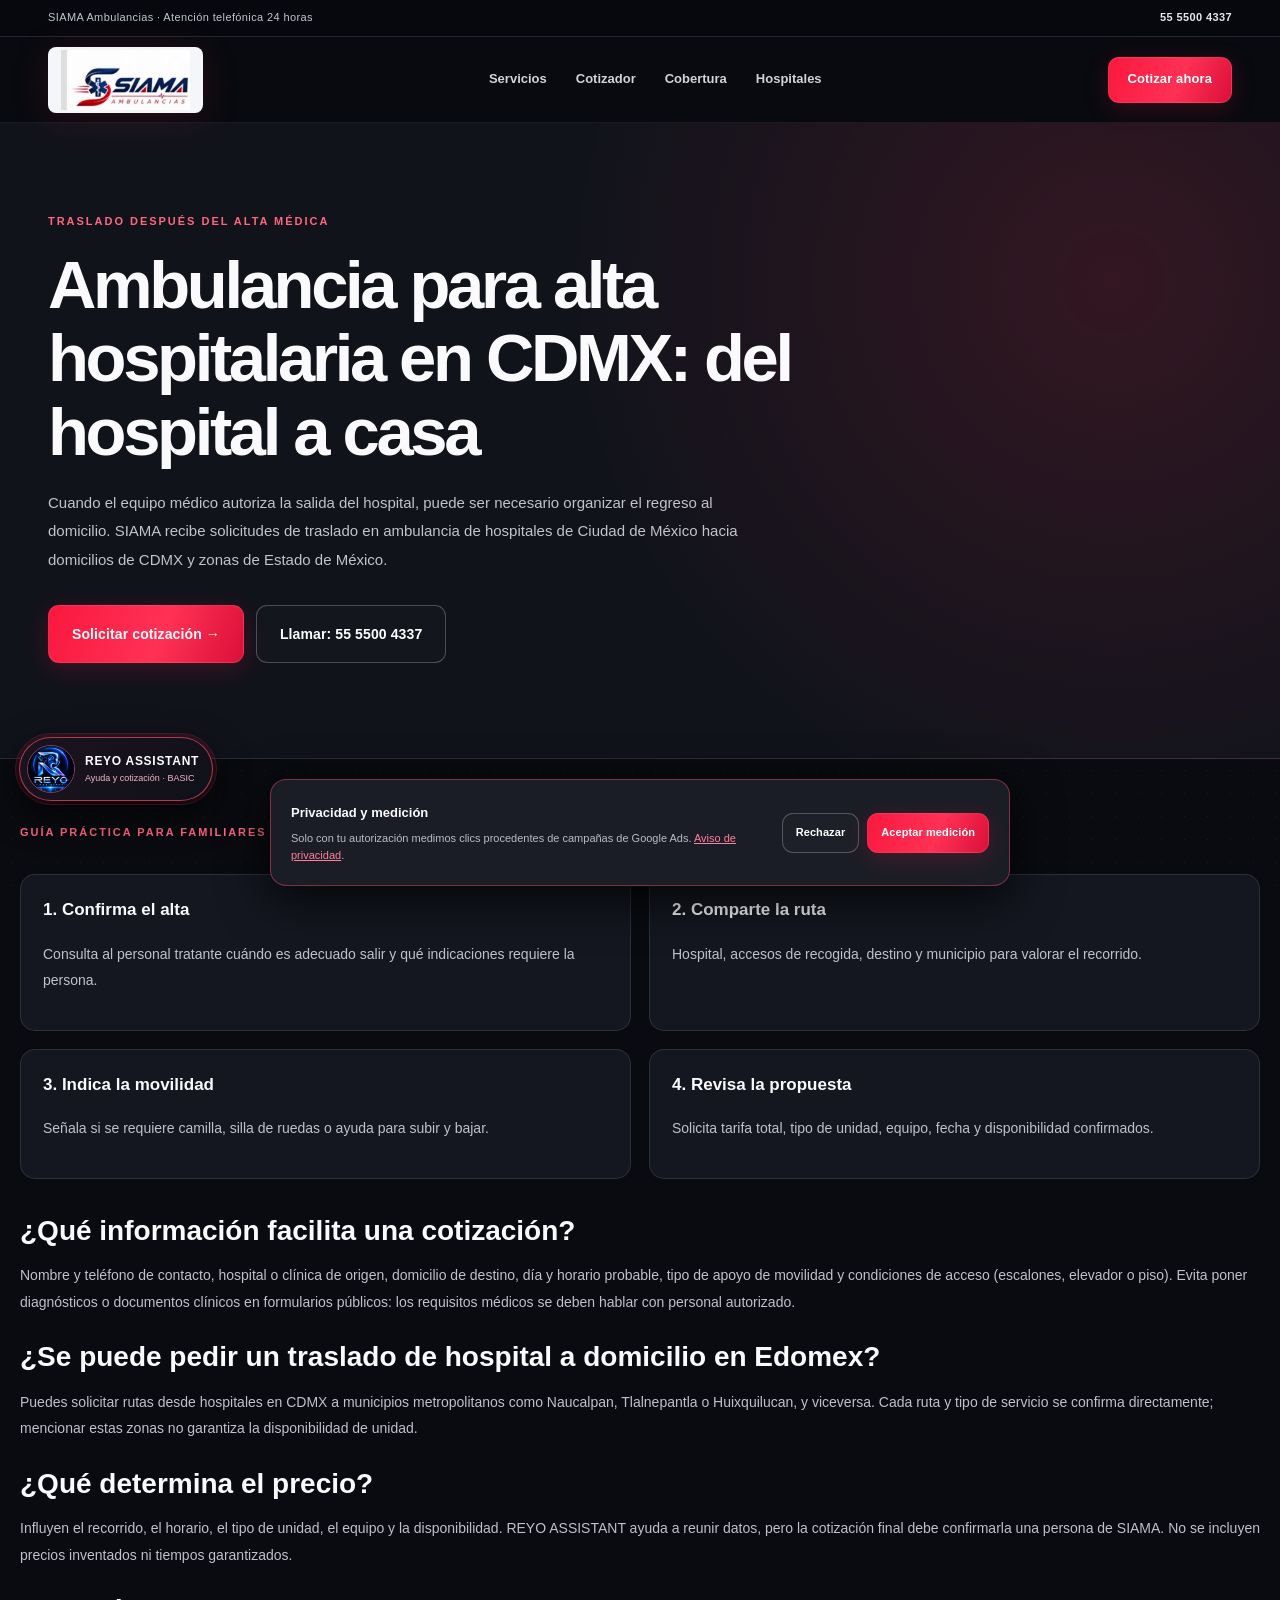
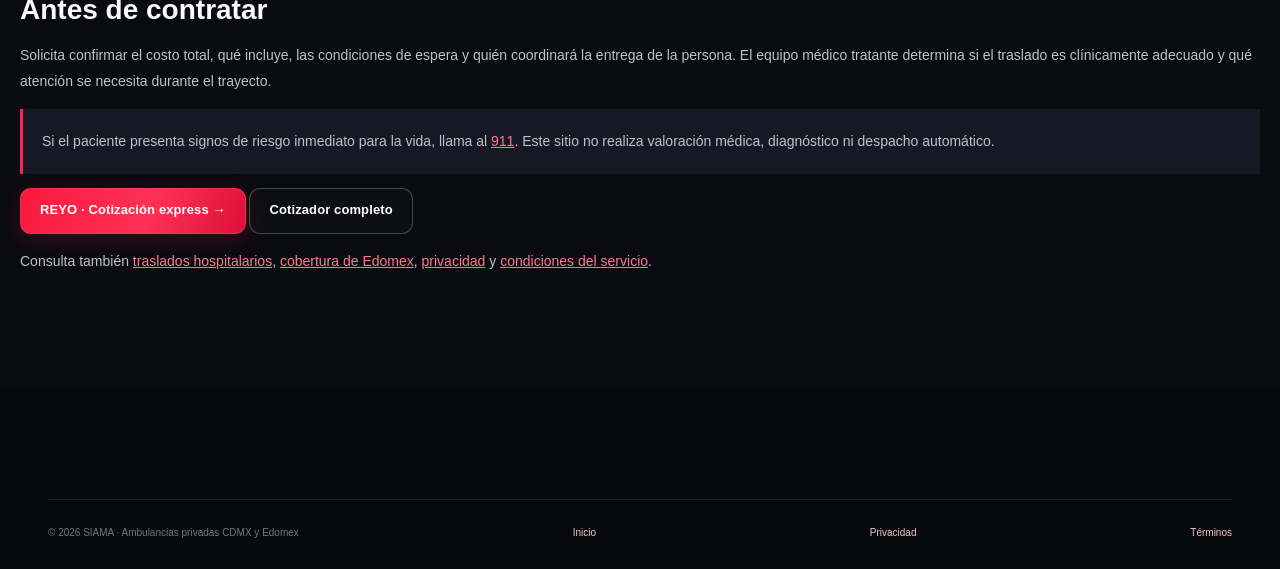
<file: alta-medica-en-ambulancia-cdmx.html>
<!doctype html><html lang="es-MX"><head><meta charset="utf-8"><meta name="viewport" content="width=device-width,initial-scale=1,viewport-fit=cover"><meta name="theme-color" content="#0a0b10"><meta name="robots" content="index,follow,max-image-preview:large"><meta name="description" content="¿Necesitas ambulancia para alta médica en CDMX? Conoce los datos para solicitar traslado del hospital a casa, movilidad, horario y cotización con SIAMA en CDMX y Edomex."><title>Ambulancia para Alta Médica en CDMX | Hospital a Casa | SIAMA</title><link rel="canonical" href="https://siamaambulancias.com.mx/alta-medica-en-ambulancia-cdmx.html"><meta property="og:type" content="article"><meta property="og:title" content="Ambulancia para alta médica | Hospital a domicilio CDMX | SIAMA"><meta property="og:description" content="Cómo preparar una solicitud de traslado de hospital a casa y cotizar con SIAMA."><meta property="og:url" content="https://siamaambulancias.com.mx/alta-medica-en-ambulancia-cdmx.html"><meta property="og:image" content="https://siamaambulancias.com.mx/assets/paramedico-siama-full.webp"><link rel="icon" href="assets/icon-192.png"><link rel="stylesheet" href="assets/styles.css"><link rel="stylesheet" href="assets/reyo.css"><script src="assets/google-ads-config.js" defer></script><script src="assets/app.js" defer></script><script src="assets/reyo.js" defer></script><script type="application/ld+json">{"@context":"https://schema.org","@graph":[{"@type":"WebPage","name":"Ambulancia para alta médica en CDMX","url":"https://siamaambulancias.com.mx/alta-medica-en-ambulancia-cdmx.html","inLanguage":"es-MX","isPartOf":{"@id":"https://siamaambulancias.com.mx/#website"}},{"@type":"BreadcrumbList","itemListElement":[{"@type":"ListItem","position":1,"name":"Inicio","item":"https://siamaambulancias.com.mx/"},{"@type":"ListItem","position":2,"name":"Altas médicas en ambulancia","item":"https://siamaambulancias.com.mx/alta-medica-en-ambulancia-cdmx.html"}]},{"@type":"Service","name":"Traslado en ambulancia después de alta hospitalaria","serviceType":"Traslado de hospital a domicilio","provider":{"@id":"https://siamaambulancias.com.mx/#organization"},"areaServed":[{"@type":"City","name":"Ciudad de México"},{"@type":"AdministrativeArea","name":"Estado de México"}]}]}</script></head><body>
<div class="topline"><div class="layout topline-inner"><span>SIAMA Ambulancias · Atención telefónica 24 horas</span><a href="tel:+525555004337">55 5500 4337</a></div></div><header class="site-header"><div class="layout header-inner"><a class="brand" href="index.html" aria-label="SIAMA Ambulancias, inicio"><img src="assets/marca-siama.webp" width="155" height="66" alt="SIAMA Ambulancias"></a><nav id="primary-nav" class="nav" aria-label="Navegación principal"><a href="index.html#servicios">Servicios</a><a href="index.html#cotizar">Cotizador</a><a href="index.html#cobertura">Cobertura</a><a href="traslados-hospitalarios.html">Hospitales</a></nav><div class="nav-actions"><a class="btn btn-red" href="index.html#cotizar">Cotizar ahora</a></div><button class="nav-toggle" aria-label="Abrir menú" aria-controls="primary-nav" aria-expanded="false"><svg viewBox="0 0 24 24" fill="none" stroke="currentColor" stroke-width="2"><path d="M4 7h16M4 12h16M4 17h16"/></svg></button></div></header>
<main><section class="subpage-hero"><div class="layout"><span class="kicker">TRASLADO DESPUÉS DEL ALTA MÉDICA</span><h1>Ambulancia para alta hospitalaria en CDMX: del hospital a casa</h1><p>Cuando el equipo médico autoriza la salida del hospital, puede ser necesario organizar el regreso al domicilio. SIAMA recibe solicitudes de traslado en ambulancia de hospitales de Ciudad de México hacia domicilios de CDMX y zonas de Estado de México.</p><div class="hero-buttons"><a class="btn btn-red btn-lg" href="index.html#cotizar">Solicitar cotización →</a><a class="btn btn-outline btn-lg" href="tel:+525555004337">Llamar: 55 5500 4337</a></div></div></section>
<article class="layout subpage-content"><span class="kicker">GUÍA PRÁCTICA PARA FAMILIARES</span><div class="subpage-grid"><div><h3>1. Confirma el alta</h3><p>Consulta al personal tratante cuándo es adecuado salir y qué indicaciones requiere la persona.</p></div><div><h3>2. Comparte la ruta</h3><p>Hospital, accesos de recogida, destino y municipio para valorar el recorrido.</p></div><div><h3>3. Indica la movilidad</h3><p>Señala si se requiere camilla, silla de ruedas o ayuda para subir y bajar.</p></div><div><h3>4. Revisa la propuesta</h3><p>Solicita tarifa total, tipo de unidad, equipo, fecha y disponibilidad confirmados.</p></div></div>
<section><h2>¿Qué información facilita una cotización?</h2><p>Nombre y teléfono de contacto, hospital o clínica de origen, domicilio de destino, día y horario probable, tipo de apoyo de movilidad y condiciones de acceso (escalones, elevador o piso). Evita poner diagnósticos o documentos clínicos en formularios públicos: los requisitos médicos se deben hablar con personal autorizado.</p></section>
<section><h2>¿Se puede pedir un traslado de hospital a domicilio en Edomex?</h2><p>Puedes solicitar rutas desde hospitales en CDMX a municipios metropolitanos como Naucalpan, Tlalnepantla o Huixquilucan, y viceversa. Cada ruta y tipo de servicio se confirma directamente; mencionar estas zonas no garantiza la disponibilidad de unidad.</p></section>
<section><h2>¿Qué determina el precio?</h2><p>Influyen el recorrido, el horario, el tipo de unidad, el equipo y la disponibilidad. REYO ASSISTANT ayuda a reunir datos, pero la cotización final debe confirmarla una persona de SIAMA. No se incluyen precios inventados ni tiempos garantizados.</p></section>
<section><h2>Antes de contratar</h2><p>Solicita confirmar el costo total, qué incluye, las condiciones de espera y quién coordinará la entrega de la persona. El equipo médico tratante determina si el traslado es clínicamente adecuado y qué atención se necesita durante el trayecto.</p></section>
<p class="subpage-disclaimer">Si el paciente presenta signos de riesgo inmediato para la vida, llama al <a class="subpage-link" href="tel:911">911</a>. Este sitio no realiza valoración médica, diagnóstico ni despacho automático.</p><p><button type="button" data-open-reyo="quote" class="btn btn-red">REYO · Cotización express →</button> <a href="index.html#cotizar" class="btn btn-outline">Cotizador completo</a></p><p>Consulta también <a class="subpage-link" href="traslados-hospitalarios.html">traslados hospitalarios</a>, <a class="subpage-link" href="ambulancias-edomex.html">cobertura de Edomex</a>, <a class="subpage-link" href="privacidad.html">privacidad</a> y <a class="subpage-link" href="terminos.html">condiciones del servicio</a>.</p></article></main><footer class="footer"><div class="layout"><div class="footer-bottom"><span>© 2026 SIAMA · Ambulancias privadas CDMX y Edomex</span><a href="index.html">Inicio</a><a href="privacidad.html">Privacidad</a><a href="terminos.html">Términos</a></div></div></footer><div class="mobile-bar"><a href="tel:+525555004337">Llamar ahora</a><a href="https://wa.me/525555004337?text=Hola%20SIAMA%2C%20necesito%20cotizar%20un%20alta%20m%C3%A9dica" target="_blank" rel="noopener noreferrer">WhatsApp</a></div></body></html>
</file>
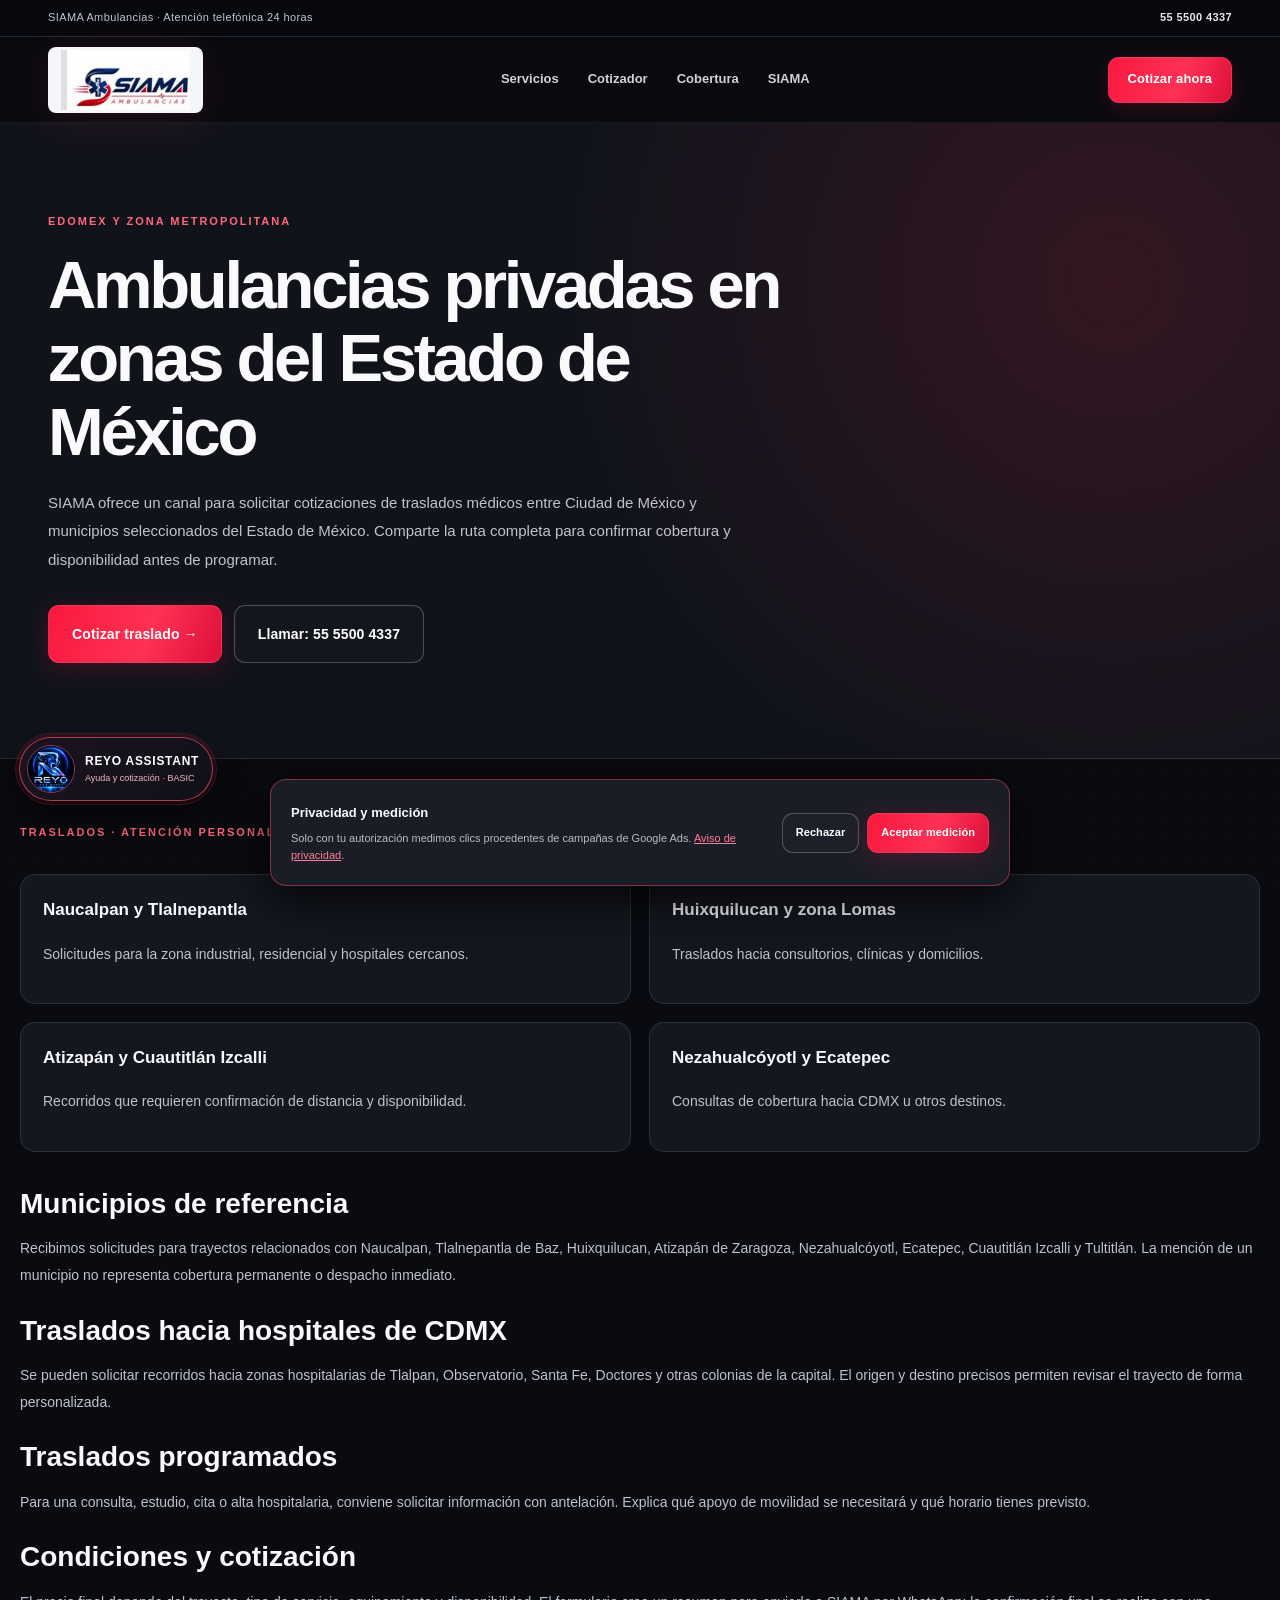
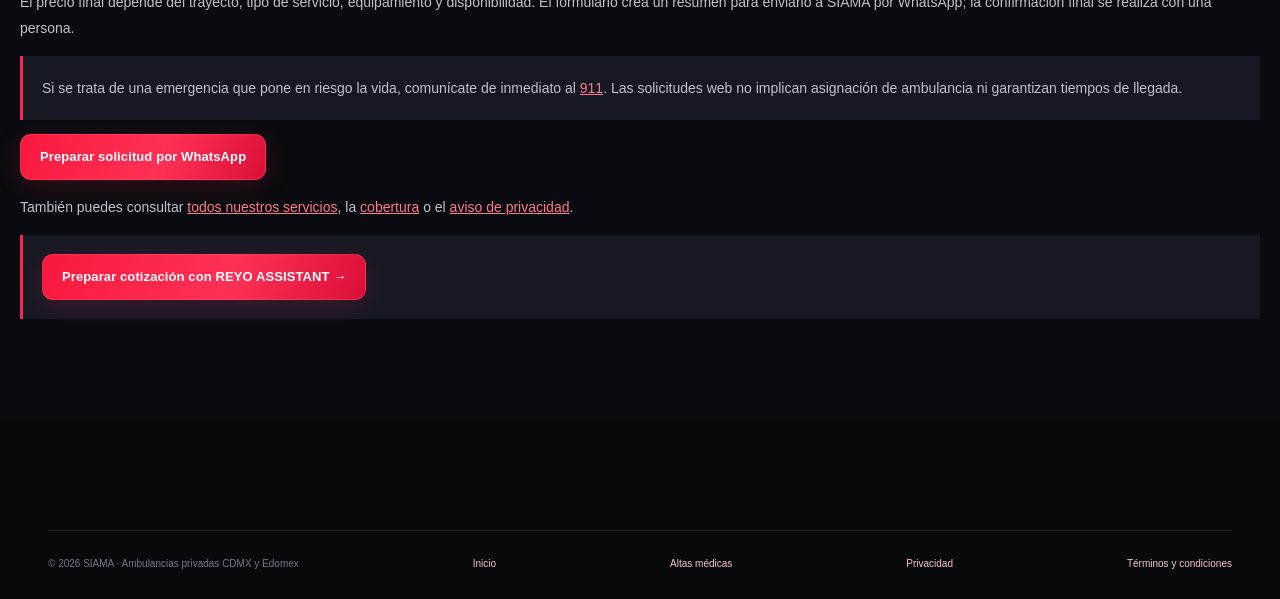
<file: ambulancias-edomex.html>
<!doctype html><html lang="es-MX"><head><meta charset="utf-8"><meta name="viewport" content="width=device-width,initial-scale=1"><meta name="theme-color" content="#0a0b10"><meta name="description" content="Solicita ambulancias privadas y traslados médicos desde o hacia Naucalpan, Tlalnepantla, Huixquilucan y otras zonas metropolitanas del Estado de México. Cotiza con SIAMA."><meta name="robots" content="index,follow,max-image-preview:large"><link rel="canonical" href="https://siamaambulancias.com.mx/ambulancias-edomex.html"><meta property="og:type" content="article"><meta property="og:locale" content="es_MX"><meta property="og:title" content="Ambulancias privadas en Edomex cerca de CDMX | SIAMA"><meta property="og:url" content="https://siamaambulancias.com.mx/ambulancias-edomex.html"><meta property="og:image" content="https://siamaambulancias.com.mx/assets/renovado-hero-pro.webp"><link rel="stylesheet" href="assets/styles.css"><link rel="stylesheet" href="assets/reyo.css"><link rel="icon" href="assets/icon-192.png"><title>Ambulancias privadas en Edomex cerca de CDMX | SIAMA</title><script type="application/ld+json">{"@context": "https://schema.org", "@type": "WebPage", "name": "Ambulancias privadas en zonas del Estado de México", "url": "https://siamaambulancias.com.mx/ambulancias-edomex.html", "inLanguage": "es-MX", "isPartOf": {"@id": "https://siamaambulancias.com.mx/#website"}}</script></head><body>
  <div class="topline"><div class="layout topline-inner"><span>SIAMA Ambulancias · Atención telefónica 24 horas</span><a href="tel:+525555004337">55 5500 4337</a></div></div>
  <header class="site-header"><div class="layout header-inner"><a class="brand" href="index.html" aria-label="SIAMA Ambulancias, inicio"><img src="assets/marca-siama.webp" width="155" height="66" alt="SIAMA Ambulancias"></a><nav id="primary-nav" class="nav" aria-label="Navegación principal"><a href="index.html#servicios">Servicios</a><a href="index.html#cotizar">Cotizador</a><a href="index.html#cobertura">Cobertura</a><a href="index.html#siama">SIAMA</a></nav><div class="nav-actions"><a class="btn btn-red" href="index.html#cotizar">Cotizar ahora</a></div><button class="nav-toggle" aria-label="Abrir menú" aria-controls="primary-nav" aria-expanded="false"><svg viewBox="0 0 24 24" fill="none" stroke="currentColor" stroke-width="2"><path d="M4 7h16M4 12h16M4 17h16"/></svg></button></div></header>
  <main><section class="subpage-hero"><div class="layout"><span class="kicker">EDOMEX Y ZONA METROPOLITANA</span><h1>Ambulancias privadas en zonas del Estado de México</h1><p>SIAMA ofrece un canal para solicitar cotizaciones de traslados médicos entre Ciudad de México y municipios seleccionados del Estado de México. Comparte la ruta completa para confirmar cobertura y disponibilidad antes de programar.</p><div class="hero-buttons"><a class="btn btn-red btn-lg" href="index.html#cotizar">Cotizar traslado →</a><a class="btn btn-outline btn-lg" href="tel:+525555004337">Llamar: 55 5500 4337</a></div></div></section>
  <article class="layout subpage-content"><span class="kicker">TRASLADOS · ATENCIÓN PERSONALIZADA</span><div class="subpage-grid"><div><h3>Naucalpan y Tlalnepantla</h3><p>Solicitudes para la zona industrial, residencial y hospitales cercanos.</p></div>
<div><h3>Huixquilucan y zona Lomas</h3><p>Traslados hacia consultorios, clínicas y domicilios.</p></div>
<div><h3>Atizapán y Cuautitlán Izcalli</h3><p>Recorridos que requieren confirmación de distancia y disponibilidad.</p></div>
<div><h3>Nezahualcóyotl y Ecatepec</h3><p>Consultas de cobertura hacia CDMX u otros destinos.</p></div></div><section><h2>Municipios de referencia</h2><p>Recibimos solicitudes para trayectos relacionados con Naucalpan, Tlalnepantla de Baz, Huixquilucan, Atizapán de Zaragoza, Nezahualcóyotl, Ecatepec, Cuautitlán Izcalli y Tultitlán. La mención de un municipio no representa cobertura permanente o despacho inmediato.</p></section>
<section><h2>Traslados hacia hospitales de CDMX</h2><p>Se pueden solicitar recorridos hacia zonas hospitalarias de Tlalpan, Observatorio, Santa Fe, Doctores y otras colonias de la capital. El origen y destino precisos permiten revisar el trayecto de forma personalizada.</p></section>
<section><h2>Traslados programados</h2><p>Para una consulta, estudio, cita o alta hospitalaria, conviene solicitar información con antelación. Explica qué apoyo de movilidad se necesitará y qué horario tienes previsto.</p></section>
<section><h2>Condiciones y cotización</h2><p>El precio final depende del trayecto, tipo de servicio, equipamiento y disponibilidad. El formulario crea un resumen para enviarlo a SIAMA por WhatsApp; la confirmación final se realiza con una persona.</p></section><p class="subpage-disclaimer">Si se trata de una emergencia que pone en riesgo la vida, comunícate de inmediato al <a class="subpage-link" href="tel:911">911</a>. Las solicitudes web no implican asignación de ambulancia ni garantizan tiempos de llegada.</p><p><a class="btn btn-red" href="index.html#cotizar">Preparar solicitud por WhatsApp</a></p><p>También puedes consultar <a class="subpage-link" href="index.html#servicios">todos nuestros servicios</a>, la <a class="subpage-link" href="index.html#cobertura">cobertura</a> o el <a class="subpage-link" href="privacidad.html">aviso de privacidad</a>.</p><div class="subpage-disclaimer"><button class="btn btn-red" type="button" data-open-reyo="quote">Preparar cotización con REYO ASSISTANT →</button></div></article></main>
  <footer class="footer"><div class="layout"><div class="footer-bottom"><span>© 2026 SIAMA · Ambulancias privadas CDMX y Edomex</span><a href="index.html">Inicio</a><a href="alta-medica-en-ambulancia-cdmx.html">Altas médicas</a><a href="privacidad.html">Privacidad</a><a href="terminos.html">Términos y condiciones</a></div></div></footer>
  <div class="mobile-bar"><a href="tel:+525555004337">Llamar ahora</a><a href="https://wa.me/525555004337?text=Hola%20SIAMA%2C%20necesito%20cotizar%20una%20ambulancia" target="_blank" rel="noopener noreferrer">WhatsApp</a></div><script src="assets/google-ads-config.js" defer></script><script src="assets/app.js" defer></script><script src="assets/reyo.js" defer></script>
</body></html>
</file>
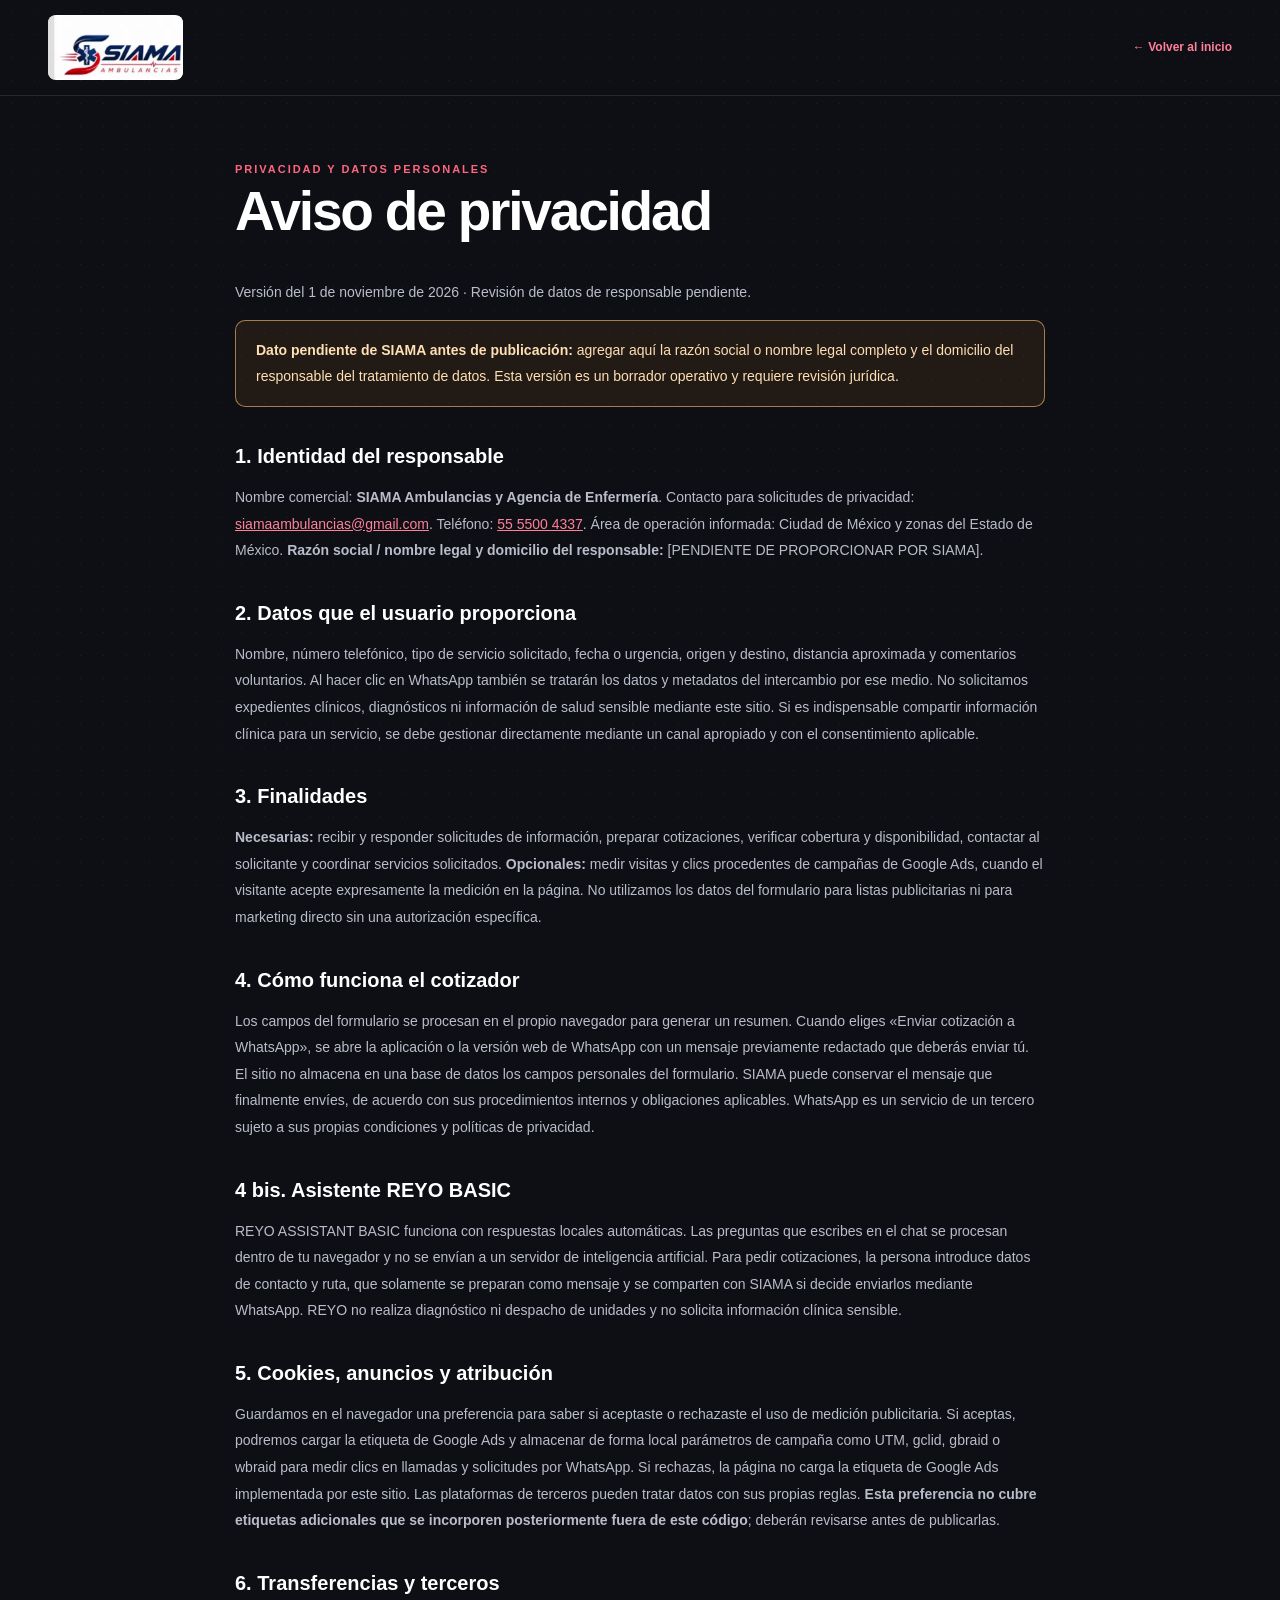
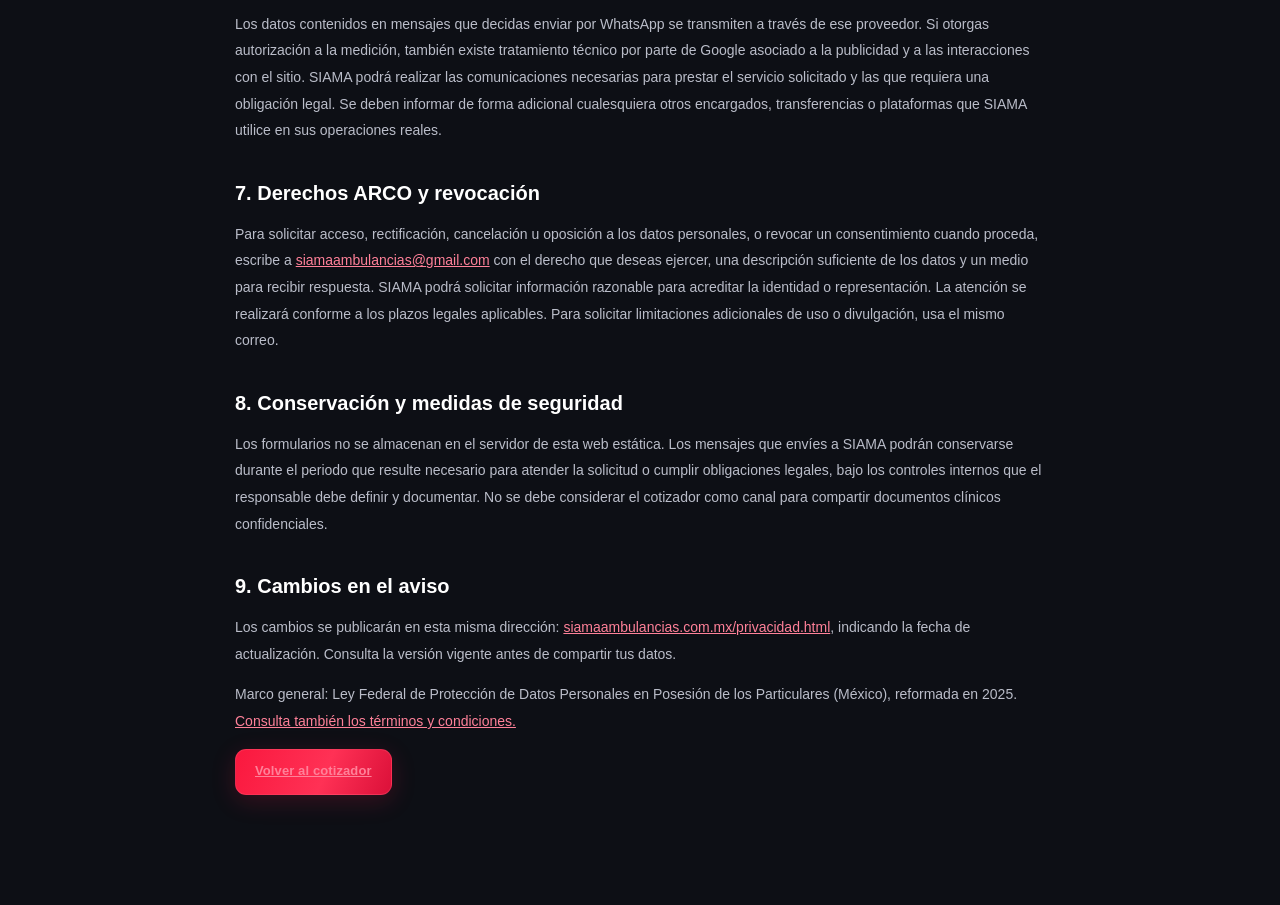
<file: privacidad.html>
<!doctype html><html lang="es-MX"><head><meta charset="utf-8"><meta name="viewport" content="width=device-width,initial-scale=1"><meta name="theme-color" content="#0a0b10"><meta name="robots" content="index,follow"><meta name="description" content="Consulta el aviso de privacidad de SIAMA Ambulancias, el tratamiento de solicitudes, contacto por WhatsApp, medición publicitaria y derechos ARCO."><link rel="canonical" href="https://siamaambulancias.com.mx/privacidad.html"><link rel="stylesheet" href="assets/styles.css"><title>Aviso de privacidad | SIAMA Ambulancias</title></head><body class="legal-page"><header class="legal-header"><a href="index.html"><img src="assets/marca-siama.webp" width="135" height="65" alt="SIAMA Ambulancias"></a><a href="index.html">← Volver al inicio</a></header><main class="legal-content"><span class="kicker">PRIVACIDAD Y DATOS PERSONALES</span><h1>Aviso de privacidad</h1><p class="legal-meta">Versión del 1 de noviembre de 2026 · Revisión de datos de responsable pendiente.</p><p class="legal-warning"><strong>Dato pendiente de SIAMA antes de publicación:</strong> agregar aquí la razón social o nombre legal completo y el domicilio del responsable del tratamiento de datos. Esta versión es un borrador operativo y requiere revisión jurídica.</p>
<h2>1. Identidad del responsable</h2><p>Nombre comercial: <strong>SIAMA Ambulancias y Agencia de Enfermería</strong>. Contacto para solicitudes de privacidad: <a href="mailto:siamaambulancias@gmail.com">siamaambulancias@gmail.com</a>. Teléfono: <a href="tel:+525555004337">55 5500 4337</a>. Área de operación informada: Ciudad de México y zonas del Estado de México. <strong>Razón social / nombre legal y domicilio del responsable:</strong> [PENDIENTE DE PROPORCIONAR POR SIAMA].</p>
<h2>2. Datos que el usuario proporciona</h2><p>Nombre, número telefónico, tipo de servicio solicitado, fecha o urgencia, origen y destino, distancia aproximada y comentarios voluntarios. Al hacer clic en WhatsApp también se tratarán los datos y metadatos del intercambio por ese medio. No solicitamos expedientes clínicos, diagnósticos ni información de salud sensible mediante este sitio. Si es indispensable compartir información clínica para un servicio, se debe gestionar directamente mediante un canal apropiado y con el consentimiento aplicable.</p>
<h2>3. Finalidades</h2><p><strong>Necesarias:</strong> recibir y responder solicitudes de información, preparar cotizaciones, verificar cobertura y disponibilidad, contactar al solicitante y coordinar servicios solicitados. <strong>Opcionales:</strong> medir visitas y clics procedentes de campañas de Google Ads, cuando el visitante acepte expresamente la medición en la página. No utilizamos los datos del formulario para listas publicitarias ni para marketing directo sin una autorización específica.</p>
<h2>4. Cómo funciona el cotizador</h2><p>Los campos del formulario se procesan en el propio navegador para generar un resumen. Cuando eliges «Enviar cotización a WhatsApp», se abre la aplicación o la versión web de WhatsApp con un mensaje previamente redactado que deberás enviar tú. El sitio no almacena en una base de datos los campos personales del formulario. SIAMA puede conservar el mensaje que finalmente envíes, de acuerdo con sus procedimientos internos y obligaciones aplicables. WhatsApp es un servicio de un tercero sujeto a sus propias condiciones y políticas de privacidad.</p>
<h2>4 bis. Asistente REYO BASIC</h2><p>REYO ASSISTANT BASIC funciona con respuestas locales automáticas. Las preguntas que escribes en el chat se procesan dentro de tu navegador y no se envían a un servidor de inteligencia artificial. Para pedir cotizaciones, la persona introduce datos de contacto y ruta, que solamente se preparan como mensaje y se comparten con SIAMA si decide enviarlos mediante WhatsApp. REYO no realiza diagnóstico ni despacho de unidades y no solicita información clínica sensible.</p>
<h2>5. Cookies, anuncios y atribución</h2><p>Guardamos en el navegador una preferencia para saber si aceptaste o rechazaste el uso de medición publicitaria. Si aceptas, podremos cargar la etiqueta de Google Ads y almacenar de forma local parámetros de campaña como UTM, gclid, gbraid o wbraid para medir clics en llamadas y solicitudes por WhatsApp. Si rechazas, la página no carga la etiqueta de Google Ads implementada por este sitio. Las plataformas de terceros pueden tratar datos con sus propias reglas. <strong>Esta preferencia no cubre etiquetas adicionales que se incorporen posteriormente fuera de este código</strong>; deberán revisarse antes de publicarlas.</p>
<h2>6. Transferencias y terceros</h2><p>Los datos contenidos en mensajes que decidas enviar por WhatsApp se transmiten a través de ese proveedor. Si otorgas autorización a la medición, también existe tratamiento técnico por parte de Google asociado a la publicidad y a las interacciones con el sitio. SIAMA podrá realizar las comunicaciones necesarias para prestar el servicio solicitado y las que requiera una obligación legal. Se deben informar de forma adicional cualesquiera otros encargados, transferencias o plataformas que SIAMA utilice en sus operaciones reales.</p>
<h2>7. Derechos ARCO y revocación</h2><p>Para solicitar acceso, rectificación, cancelación u oposición a los datos personales, o revocar un consentimiento cuando proceda, escribe a <a href="mailto:siamaambulancias@gmail.com?subject=Derechos%20ARCO%20-%20SIAMA">siamaambulancias@gmail.com</a> con el derecho que deseas ejercer, una descripción suficiente de los datos y un medio para recibir respuesta. SIAMA podrá solicitar información razonable para acreditar la identidad o representación. La atención se realizará conforme a los plazos legales aplicables. Para solicitar limitaciones adicionales de uso o divulgación, usa el mismo correo.</p>
<h2>8. Conservación y medidas de seguridad</h2><p>Los formularios no se almacenan en el servidor de esta web estática. Los mensajes que envíes a SIAMA podrán conservarse durante el periodo que resulte necesario para atender la solicitud o cumplir obligaciones legales, bajo los controles internos que el responsable debe definir y documentar. No se debe considerar el cotizador como canal para compartir documentos clínicos confidenciales.</p>
<h2>9. Cambios en el aviso</h2><p>Los cambios se publicarán en esta misma dirección: <a href="https://siamaambulancias.com.mx/privacidad.html">siamaambulancias.com.mx/privacidad.html</a>, indicando la fecha de actualización. Consulta la versión vigente antes de compartir tus datos.</p><p>Marco general: Ley Federal de Protección de Datos Personales en Posesión de los Particulares (México), reformada en 2025. <a href="terminos.html">Consulta también los términos y condiciones.</a></p><a class="btn btn-red" href="index.html#cotizar">Volver al cotizador</a></main></body></html>
</file>
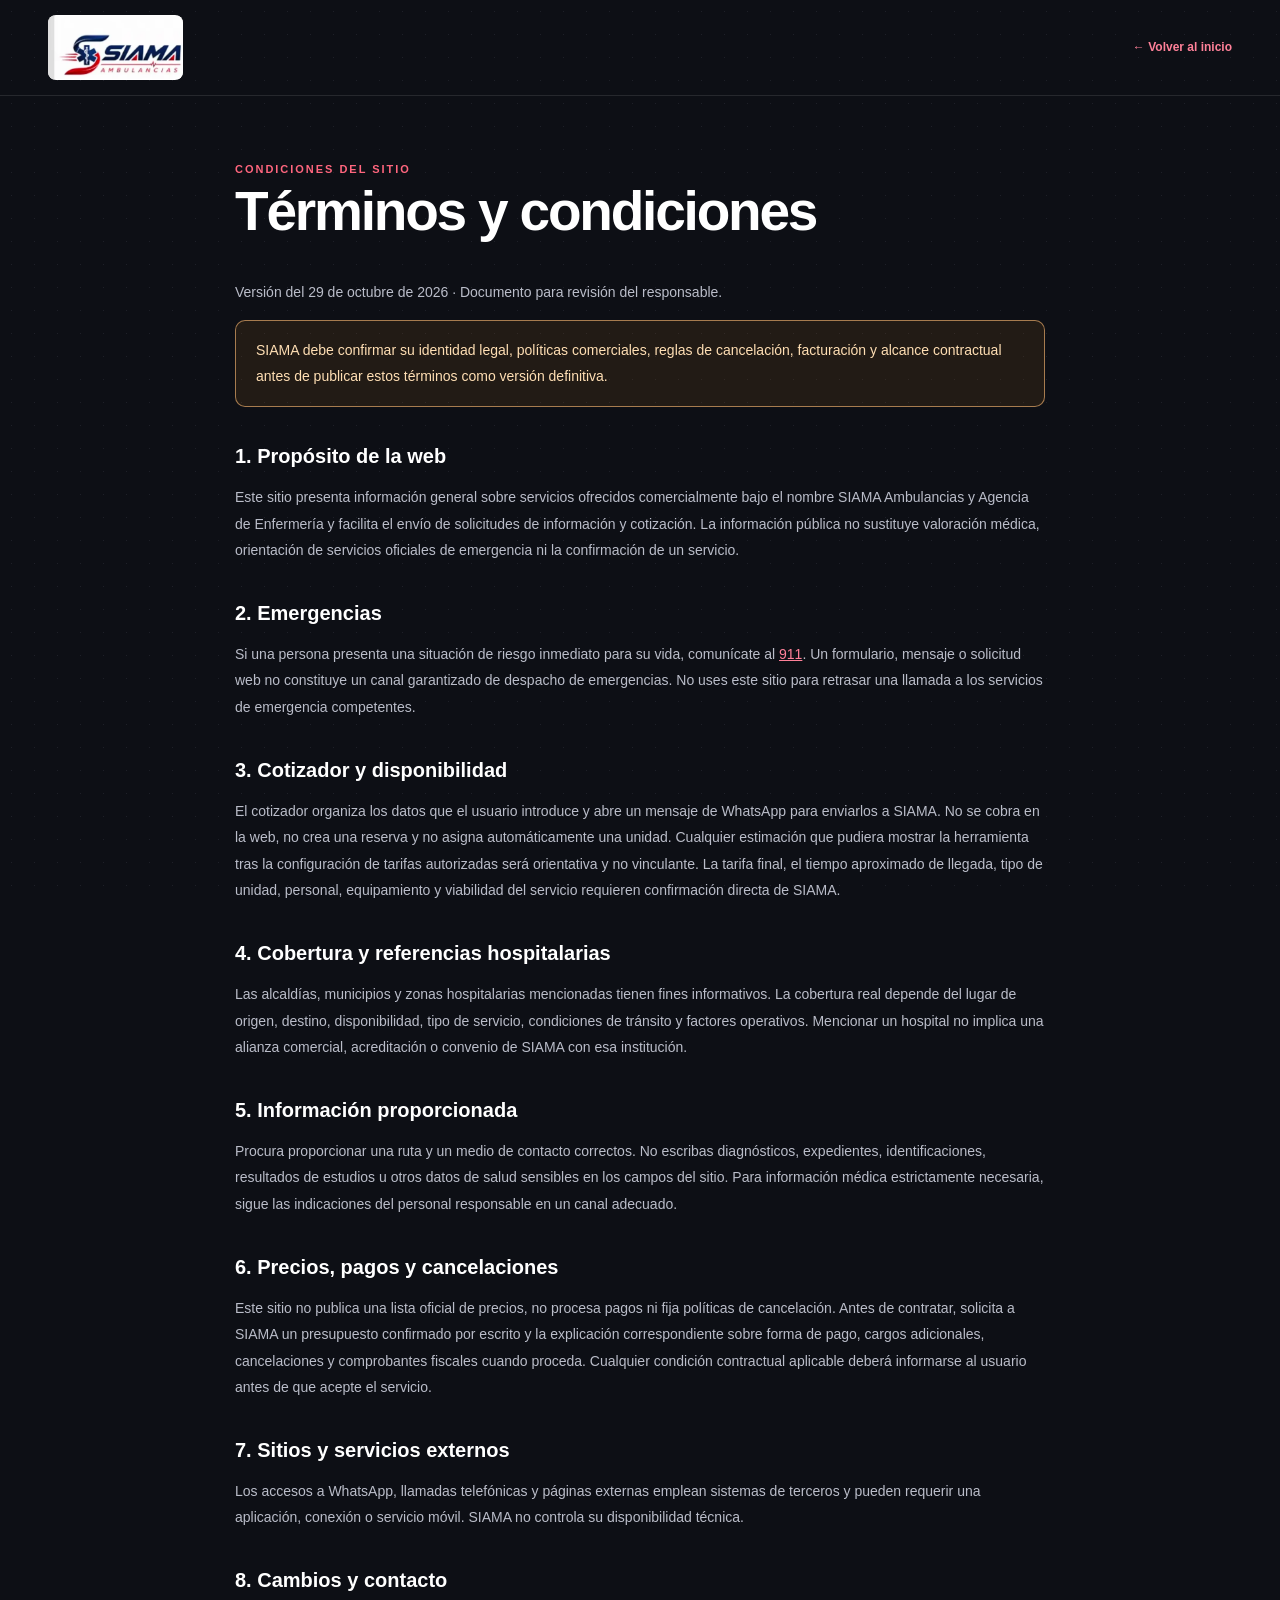
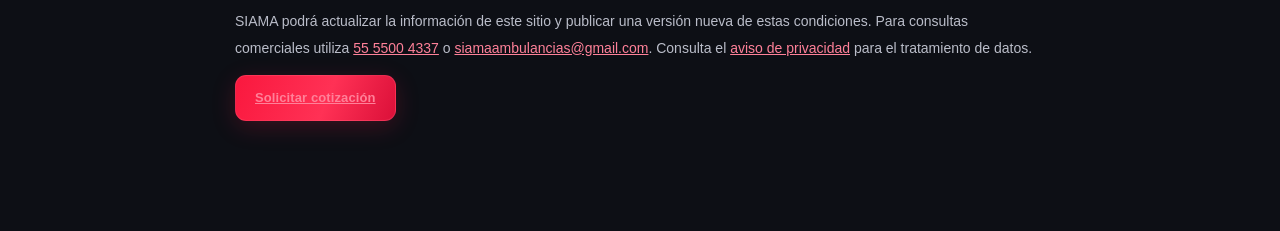
<file: terminos.html>
<!doctype html><html lang="es-MX"><head><meta charset="utf-8"><meta name="viewport" content="width=device-width,initial-scale=1"><meta name="theme-color" content="#0a0b10"><meta name="robots" content="index,follow"><meta name="description" content="Términos de uso del sitio de SIAMA Ambulancias y del cotizador preliminar de traslados en CDMX y Estado de México."><link rel="canonical" href="https://siamaambulancias.com.mx/terminos.html"><link rel="stylesheet" href="assets/styles.css"><title>Términos y condiciones | SIAMA Ambulancias</title></head><body class="legal-page"><header class="legal-header"><a href="index.html"><img src="assets/marca-siama.webp" width="135" height="65" alt="SIAMA Ambulancias"></a><a href="index.html">← Volver al inicio</a></header><main class="legal-content"><span class="kicker">CONDICIONES DEL SITIO</span><h1>Términos y condiciones</h1><p class="legal-meta">Versión del 29 de octubre de 2026 · Documento para revisión del responsable.</p><p class="legal-warning">SIAMA debe confirmar su identidad legal, políticas comerciales, reglas de cancelación, facturación y alcance contractual antes de publicar estos términos como versión definitiva.</p>
<h2>1. Propósito de la web</h2><p>Este sitio presenta información general sobre servicios ofrecidos comercialmente bajo el nombre SIAMA Ambulancias y Agencia de Enfermería y facilita el envío de solicitudes de información y cotización. La información pública no sustituye valoración médica, orientación de servicios oficiales de emergencia ni la confirmación de un servicio.</p>
<h2>2. Emergencias</h2><p>Si una persona presenta una situación de riesgo inmediato para su vida, comunícate al <a href="tel:911">911</a>. Un formulario, mensaje o solicitud web no constituye un canal garantizado de despacho de emergencias. No uses este sitio para retrasar una llamada a los servicios de emergencia competentes.</p>
<h2>3. Cotizador y disponibilidad</h2><p>El cotizador organiza los datos que el usuario introduce y abre un mensaje de WhatsApp para enviarlos a SIAMA. No se cobra en la web, no crea una reserva y no asigna automáticamente una unidad. Cualquier estimación que pudiera mostrar la herramienta tras la configuración de tarifas autorizadas será orientativa y no vinculante. La tarifa final, el tiempo aproximado de llegada, tipo de unidad, personal, equipamiento y viabilidad del servicio requieren confirmación directa de SIAMA.</p>
<h2>4. Cobertura y referencias hospitalarias</h2><p>Las alcaldías, municipios y zonas hospitalarias mencionadas tienen fines informativos. La cobertura real depende del lugar de origen, destino, disponibilidad, tipo de servicio, condiciones de tránsito y factores operativos. Mencionar un hospital no implica una alianza comercial, acreditación o convenio de SIAMA con esa institución.</p>
<h2>5. Información proporcionada</h2><p>Procura proporcionar una ruta y un medio de contacto correctos. No escribas diagnósticos, expedientes, identificaciones, resultados de estudios u otros datos de salud sensibles en los campos del sitio. Para información médica estrictamente necesaria, sigue las indicaciones del personal responsable en un canal adecuado.</p>
<h2>6. Precios, pagos y cancelaciones</h2><p>Este sitio no publica una lista oficial de precios, no procesa pagos ni fija políticas de cancelación. Antes de contratar, solicita a SIAMA un presupuesto confirmado por escrito y la explicación correspondiente sobre forma de pago, cargos adicionales, cancelaciones y comprobantes fiscales cuando proceda. Cualquier condición contractual aplicable deberá informarse al usuario antes de que acepte el servicio.</p>
<h2>7. Sitios y servicios externos</h2><p>Los accesos a WhatsApp, llamadas telefónicas y páginas externas emplean sistemas de terceros y pueden requerir una aplicación, conexión o servicio móvil. SIAMA no controla su disponibilidad técnica.</p>
<h2>8. Cambios y contacto</h2><p>SIAMA podrá actualizar la información de este sitio y publicar una versión nueva de estas condiciones. Para consultas comerciales utiliza <a href="tel:+525555004337">55 5500 4337</a> o <a href="mailto:siamaambulancias@gmail.com">siamaambulancias@gmail.com</a>. Consulta el <a href="privacidad.html">aviso de privacidad</a> para el tratamiento de datos.</p><a class="btn btn-red" href="index.html#cotizar">Solicitar cotización</a></main></body></html>
</file>
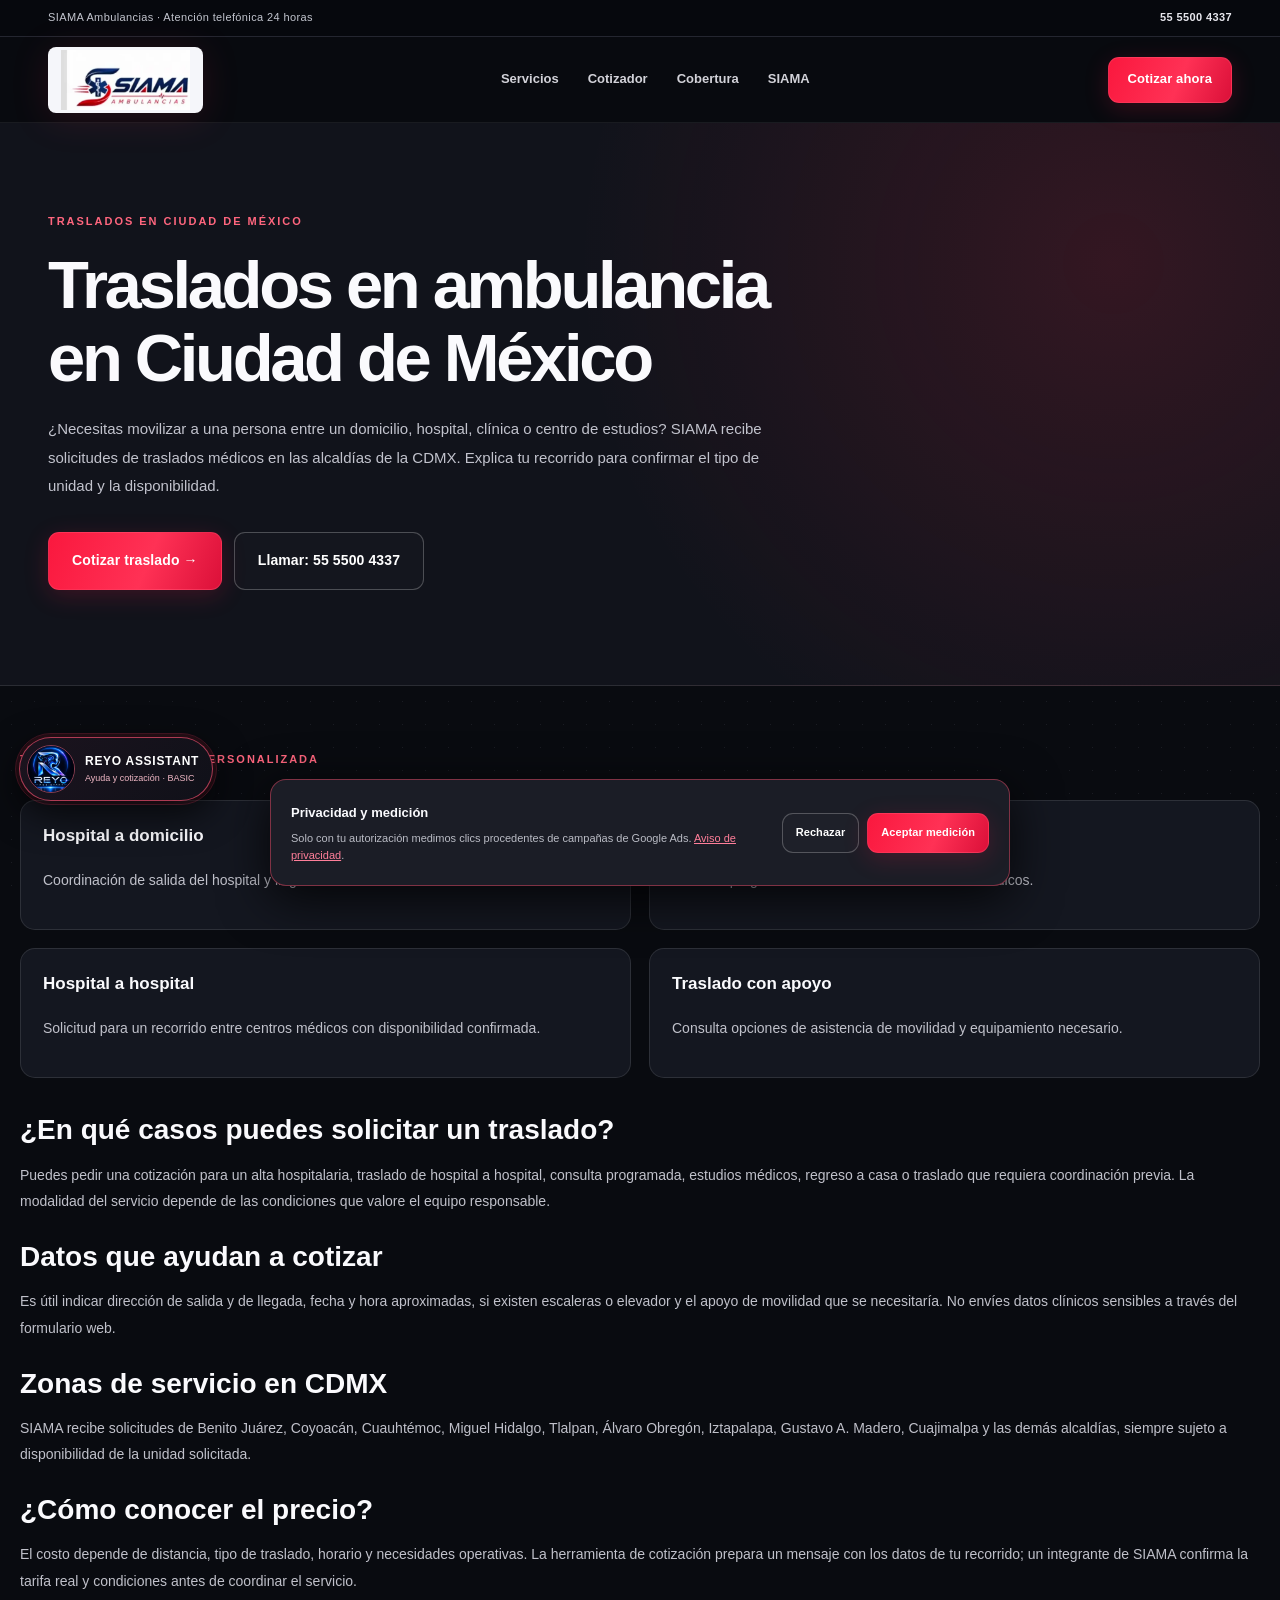
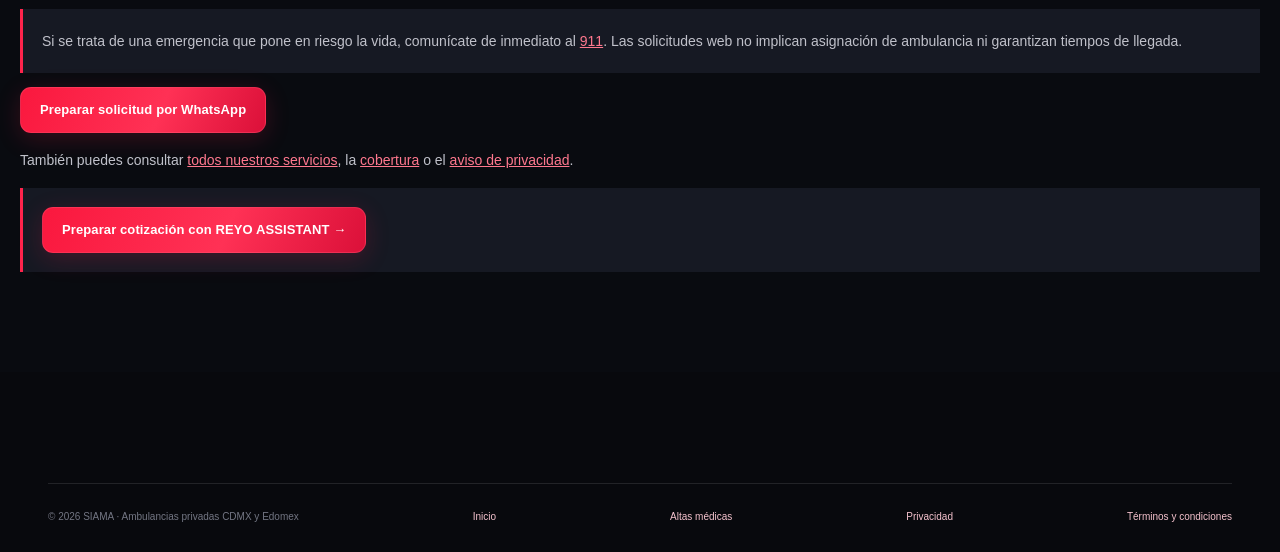
<file: traslados-ambulancia-cdmx.html>
<!doctype html><html lang="es-MX"><head><meta charset="utf-8"><meta name="viewport" content="width=device-width,initial-scale=1"><meta name="theme-color" content="#0a0b10"><meta name="description" content="Cotiza traslados en ambulancia en Ciudad de México para altas hospitalarias, consultas y estudios médicos. SIAMA, contacto 24 horas y servicio sujeto a disponibilidad."><meta name="robots" content="index,follow,max-image-preview:large"><link rel="canonical" href="https://siamaambulancias.com.mx/traslados-ambulancia-cdmx.html"><meta property="og:type" content="article"><meta property="og:locale" content="es_MX"><meta property="og:title" content="Traslados en ambulancia en CDMX | Hospital y domicilio | SIAMA"><meta property="og:url" content="https://siamaambulancias.com.mx/traslados-ambulancia-cdmx.html"><meta property="og:image" content="https://siamaambulancias.com.mx/assets/renovado-hero-pro.webp"><link rel="stylesheet" href="assets/styles.css"><link rel="stylesheet" href="assets/reyo.css"><link rel="icon" href="assets/icon-192.png"><title>Traslados en ambulancia en CDMX | Hospital y domicilio | SIAMA</title><script type="application/ld+json">{"@context": "https://schema.org", "@type": "WebPage", "name": "Traslados en ambulancia en Ciudad de México", "url": "https://siamaambulancias.com.mx/traslados-ambulancia-cdmx.html", "inLanguage": "es-MX", "isPartOf": {"@id": "https://siamaambulancias.com.mx/#website"}}</script></head><body>
  <div class="topline"><div class="layout topline-inner"><span>SIAMA Ambulancias · Atención telefónica 24 horas</span><a href="tel:+525555004337">55 5500 4337</a></div></div>
  <header class="site-header"><div class="layout header-inner"><a class="brand" href="index.html" aria-label="SIAMA Ambulancias, inicio"><img src="assets/marca-siama.webp" width="155" height="66" alt="SIAMA Ambulancias"></a><nav id="primary-nav" class="nav" aria-label="Navegación principal"><a href="index.html#servicios">Servicios</a><a href="index.html#cotizar">Cotizador</a><a href="index.html#cobertura">Cobertura</a><a href="index.html#siama">SIAMA</a></nav><div class="nav-actions"><a class="btn btn-red" href="index.html#cotizar">Cotizar ahora</a></div><button class="nav-toggle" aria-label="Abrir menú" aria-controls="primary-nav" aria-expanded="false"><svg viewBox="0 0 24 24" fill="none" stroke="currentColor" stroke-width="2"><path d="M4 7h16M4 12h16M4 17h16"/></svg></button></div></header>
  <main><section class="subpage-hero"><div class="layout"><span class="kicker">TRASLADOS EN CIUDAD DE MÉXICO</span><h1>Traslados en ambulancia en Ciudad de México</h1><p>¿Necesitas movilizar a una persona entre un domicilio, hospital, clínica o centro de estudios? SIAMA recibe solicitudes de traslados médicos en las alcaldías de la CDMX. Explica tu recorrido para confirmar el tipo de unidad y la disponibilidad.</p><div class="hero-buttons"><a class="btn btn-red btn-lg" href="index.html#cotizar">Cotizar traslado →</a><a class="btn btn-outline btn-lg" href="tel:+525555004337">Llamar: 55 5500 4337</a></div></div></section>
  <article class="layout subpage-content"><span class="kicker">TRASLADOS · ATENCIÓN PERSONALIZADA</span><div class="subpage-grid"><div><h3>Hospital a domicilio</h3><p>Coordinación de salida del hospital y llegada a un domicilio.</p></div>
<div><h3>Domicilio a estudios</h3><p>Traslado programado hacia consultas o estudios médicos.</p></div>
<div><h3>Hospital a hospital</h3><p>Solicitud para un recorrido entre centros médicos con disponibilidad confirmada.</p></div>
<div><h3>Traslado con apoyo</h3><p>Consulta opciones de asistencia de movilidad y equipamiento necesario.</p></div></div><section><h2>¿En qué casos puedes solicitar un traslado?</h2><p>Puedes pedir una cotización para un alta hospitalaria, traslado de hospital a hospital, consulta programada, estudios médicos, regreso a casa o traslado que requiera coordinación previa. La modalidad del servicio depende de las condiciones que valore el equipo responsable.</p></section>
<section><h2>Datos que ayudan a cotizar</h2><p>Es útil indicar dirección de salida y de llegada, fecha y hora aproximadas, si existen escaleras o elevador y el apoyo de movilidad que se necesitaría. No envíes datos clínicos sensibles a través del formulario web.</p></section>
<section><h2>Zonas de servicio en CDMX</h2><p>SIAMA recibe solicitudes de Benito Juárez, Coyoacán, Cuauhtémoc, Miguel Hidalgo, Tlalpan, Álvaro Obregón, Iztapalapa, Gustavo A. Madero, Cuajimalpa y las demás alcaldías, siempre sujeto a disponibilidad de la unidad solicitada.</p></section>
<section><h2>¿Cómo conocer el precio?</h2><p>El costo depende de distancia, tipo de traslado, horario y necesidades operativas. La herramienta de cotización prepara un mensaje con los datos de tu recorrido; un integrante de SIAMA confirma la tarifa real y condiciones antes de coordinar el servicio.</p></section><p class="subpage-disclaimer">Si se trata de una emergencia que pone en riesgo la vida, comunícate de inmediato al <a class="subpage-link" href="tel:911">911</a>. Las solicitudes web no implican asignación de ambulancia ni garantizan tiempos de llegada.</p><p><a class="btn btn-red" href="index.html#cotizar">Preparar solicitud por WhatsApp</a></p><p>También puedes consultar <a class="subpage-link" href="index.html#servicios">todos nuestros servicios</a>, la <a class="subpage-link" href="index.html#cobertura">cobertura</a> o el <a class="subpage-link" href="privacidad.html">aviso de privacidad</a>.</p><div class="subpage-disclaimer"><button class="btn btn-red" type="button" data-open-reyo="quote">Preparar cotización con REYO ASSISTANT →</button></div></article></main>
  <footer class="footer"><div class="layout"><div class="footer-bottom"><span>© 2026 SIAMA · Ambulancias privadas CDMX y Edomex</span><a href="index.html">Inicio</a><a href="alta-medica-en-ambulancia-cdmx.html">Altas médicas</a><a href="privacidad.html">Privacidad</a><a href="terminos.html">Términos y condiciones</a></div></div></footer>
  <div class="mobile-bar"><a href="tel:+525555004337">Llamar ahora</a><a href="https://wa.me/525555004337?text=Hola%20SIAMA%2C%20necesito%20cotizar%20una%20ambulancia" target="_blank" rel="noopener noreferrer">WhatsApp</a></div><script src="assets/google-ads-config.js" defer></script><script src="assets/app.js" defer></script><script src="assets/reyo.js" defer></script>
</body></html>
</file>
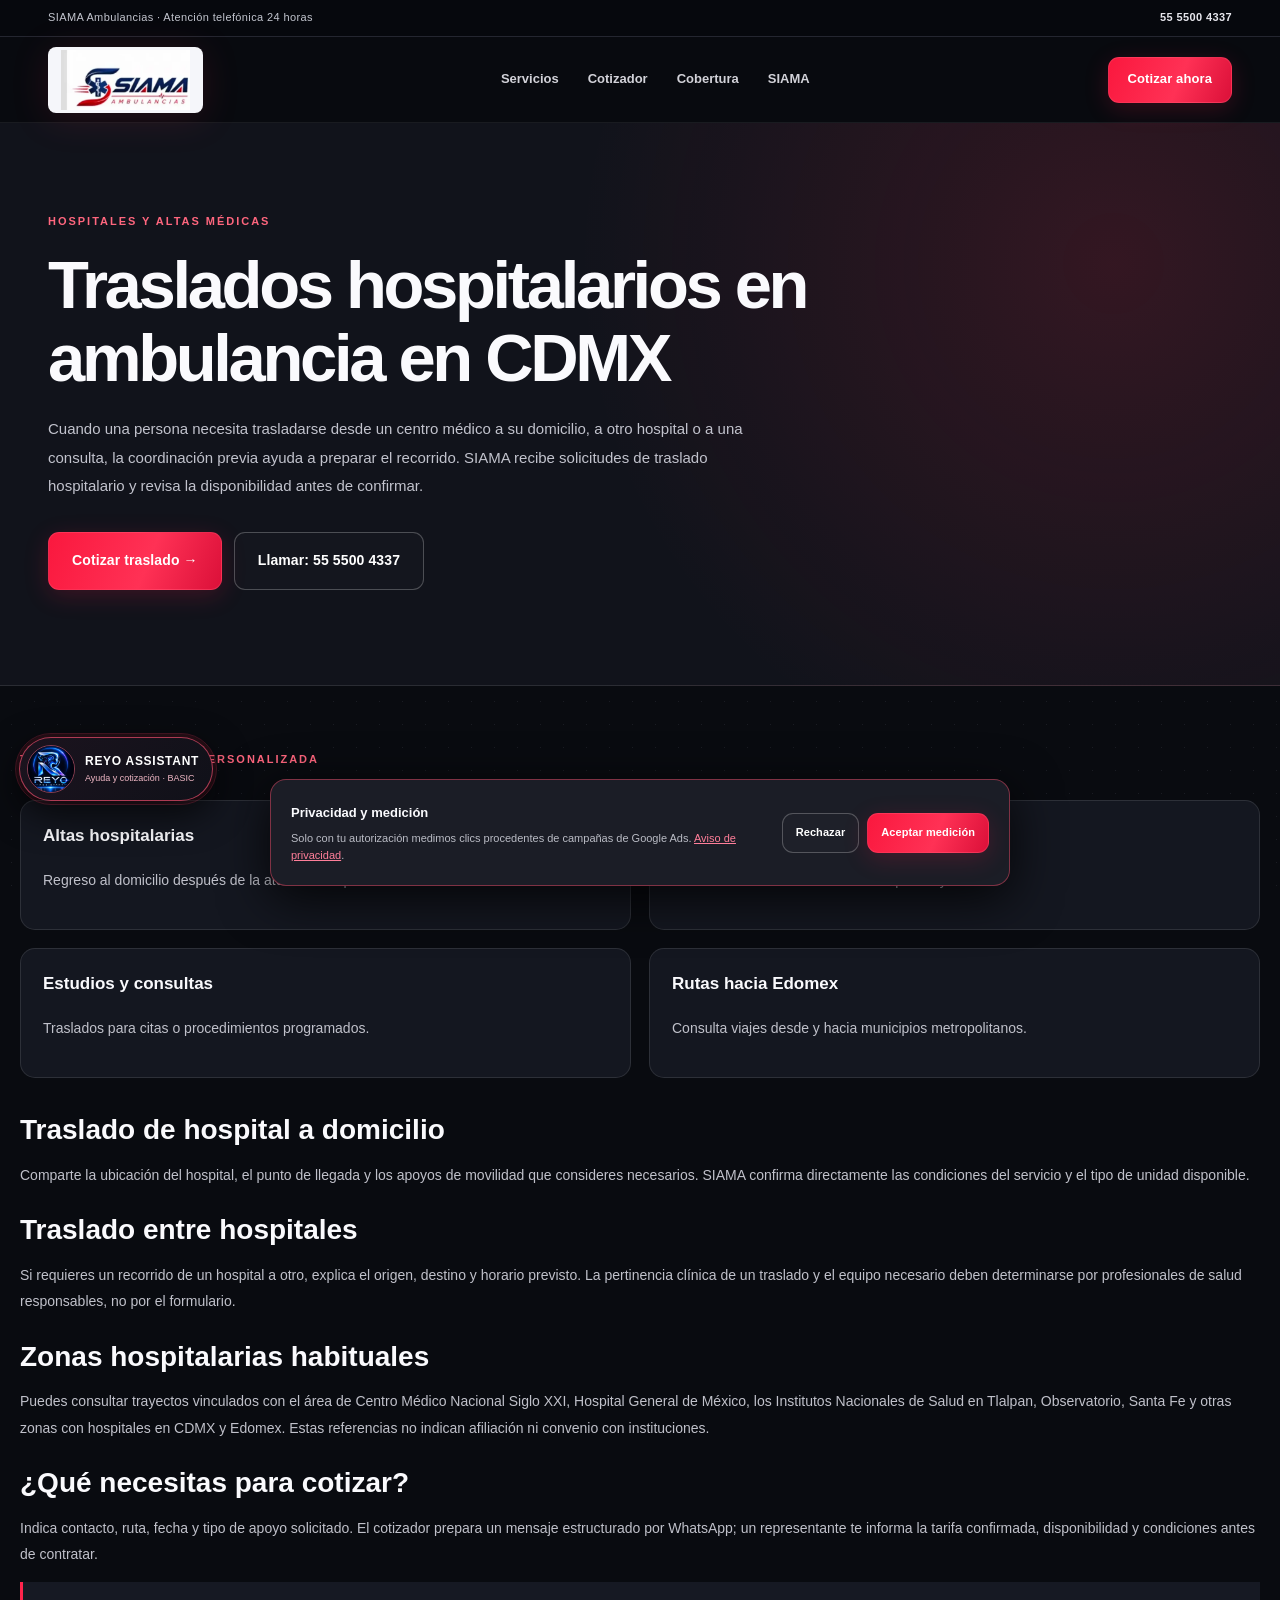
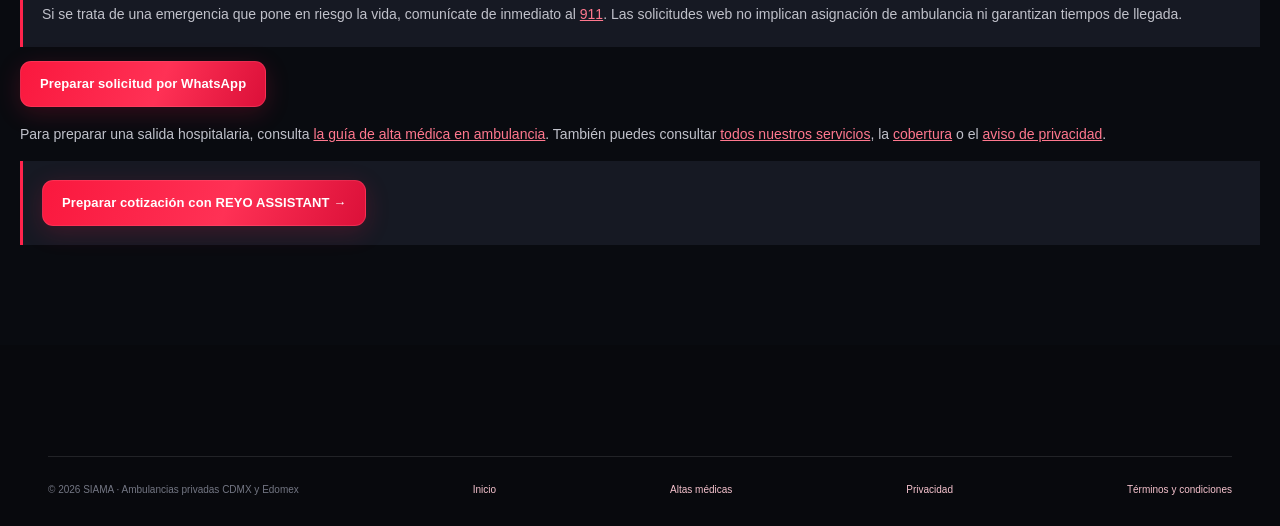
<file: traslados-hospitalarios.html>
<!doctype html><html lang="es-MX"><head><meta charset="utf-8"><meta name="viewport" content="width=device-width,initial-scale=1"><meta name="theme-color" content="#0a0b10"><meta name="description" content="Solicita ambulancia para altas hospitalarias, traslados entre hospitales, consultas y estudios en CDMX y zonas de Edomex. Cotiza con SIAMA por WhatsApp."><meta name="robots" content="index,follow,max-image-preview:large"><link rel="canonical" href="https://siamaambulancias.com.mx/traslados-hospitalarios.html"><meta property="og:type" content="article"><meta property="og:locale" content="es_MX"><meta property="og:title" content="Traslados hospitalarios en ambulancia en CDMX | SIAMA"><meta property="og:url" content="https://siamaambulancias.com.mx/traslados-hospitalarios.html"><meta property="og:image" content="https://siamaambulancias.com.mx/assets/renovado-hero-pro.webp"><link rel="stylesheet" href="assets/styles.css"><link rel="stylesheet" href="assets/reyo.css"><link rel="icon" href="assets/icon-192.png"><title>Traslados hospitalarios en ambulancia en CDMX | SIAMA</title><script type="application/ld+json">{"@context": "https://schema.org", "@type": "WebPage", "name": "Traslados hospitalarios en ambulancia en CDMX", "url": "https://siamaambulancias.com.mx/traslados-hospitalarios.html", "inLanguage": "es-MX", "isPartOf": {"@id": "https://siamaambulancias.com.mx/#website"}}</script></head><body>
  <div class="topline"><div class="layout topline-inner"><span>SIAMA Ambulancias · Atención telefónica 24 horas</span><a href="tel:+525555004337">55 5500 4337</a></div></div>
  <header class="site-header"><div class="layout header-inner"><a class="brand" href="index.html" aria-label="SIAMA Ambulancias, inicio"><img src="assets/marca-siama.webp" width="155" height="66" alt="SIAMA Ambulancias"></a><nav id="primary-nav" class="nav" aria-label="Navegación principal"><a href="index.html#servicios">Servicios</a><a href="index.html#cotizar">Cotizador</a><a href="index.html#cobertura">Cobertura</a><a href="index.html#siama">SIAMA</a></nav><div class="nav-actions"><a class="btn btn-red" href="index.html#cotizar">Cotizar ahora</a></div><button class="nav-toggle" aria-label="Abrir menú" aria-controls="primary-nav" aria-expanded="false"><svg viewBox="0 0 24 24" fill="none" stroke="currentColor" stroke-width="2"><path d="M4 7h16M4 12h16M4 17h16"/></svg></button></div></header>
  <main><section class="subpage-hero"><div class="layout"><span class="kicker">HOSPITALES Y ALTAS MÉDICAS</span><h1>Traslados hospitalarios en ambulancia en CDMX</h1><p>Cuando una persona necesita trasladarse desde un centro médico a su domicilio, a otro hospital o a una consulta, la coordinación previa ayuda a preparar el recorrido. SIAMA recibe solicitudes de traslado hospitalario y revisa la disponibilidad antes de confirmar.</p><div class="hero-buttons"><a class="btn btn-red btn-lg" href="index.html#cotizar">Cotizar traslado →</a><a class="btn btn-outline btn-lg" href="tel:+525555004337">Llamar: 55 5500 4337</a></div></div></section>
  <article class="layout subpage-content"><span class="kicker">TRASLADOS · ATENCIÓN PERSONALIZADA</span><div class="subpage-grid"><div><h3>Altas hospitalarias</h3><p>Regreso al domicilio después de la atención hospitalaria.</p></div>
<div><h3>Entre centros médicos</h3><p>Coordinación de recorrido entre hospitales y clínicas.</p></div>
<div><h3>Estudios y consultas</h3><p>Traslados para citas o procedimientos programados.</p></div>
<div><h3>Rutas hacia Edomex</h3><p>Consulta viajes desde y hacia municipios metropolitanos.</p></div></div><section><h2>Traslado de hospital a domicilio</h2><p>Comparte la ubicación del hospital, el punto de llegada y los apoyos de movilidad que consideres necesarios. SIAMA confirma directamente las condiciones del servicio y el tipo de unidad disponible.</p></section>
<section><h2>Traslado entre hospitales</h2><p>Si requieres un recorrido de un hospital a otro, explica el origen, destino y horario previsto. La pertinencia clínica de un traslado y el equipo necesario deben determinarse por profesionales de salud responsables, no por el formulario.</p></section>
<section><h2>Zonas hospitalarias habituales</h2><p>Puedes consultar trayectos vinculados con el área de Centro Médico Nacional Siglo XXI, Hospital General de México, los Institutos Nacionales de Salud en Tlalpan, Observatorio, Santa Fe y otras zonas con hospitales en CDMX y Edomex. Estas referencias no indican afiliación ni convenio con instituciones.</p></section>
<section><h2>¿Qué necesitas para cotizar?</h2><p>Indica contacto, ruta, fecha y tipo de apoyo solicitado. El cotizador prepara un mensaje estructurado por WhatsApp; un representante te informa la tarifa confirmada, disponibilidad y condiciones antes de contratar.</p></section><p class="subpage-disclaimer">Si se trata de una emergencia que pone en riesgo la vida, comunícate de inmediato al <a class="subpage-link" href="tel:911">911</a>. Las solicitudes web no implican asignación de ambulancia ni garantizan tiempos de llegada.</p><p><a class="btn btn-red" href="index.html#cotizar">Preparar solicitud por WhatsApp</a></p><p>Para preparar una salida hospitalaria, consulta <a class="subpage-link" href="alta-medica-en-ambulancia-cdmx.html">la guía de alta médica en ambulancia</a>. También puedes consultar <a class="subpage-link" href="index.html#servicios">todos nuestros servicios</a>, la <a class="subpage-link" href="index.html#cobertura">cobertura</a> o el <a class="subpage-link" href="privacidad.html">aviso de privacidad</a>.</p><div class="subpage-disclaimer"><button class="btn btn-red" type="button" data-open-reyo="quote">Preparar cotización con REYO ASSISTANT →</button></div></article></main>
  <footer class="footer"><div class="layout"><div class="footer-bottom"><span>© 2026 SIAMA · Ambulancias privadas CDMX y Edomex</span><a href="index.html">Inicio</a><a href="alta-medica-en-ambulancia-cdmx.html">Altas médicas</a><a href="privacidad.html">Privacidad</a><a href="terminos.html">Términos y condiciones</a></div></div></footer>
  <div class="mobile-bar"><a href="tel:+525555004337">Llamar ahora</a><a href="https://wa.me/525555004337?text=Hola%20SIAMA%2C%20necesito%20cotizar%20una%20ambulancia" target="_blank" rel="noopener noreferrer">WhatsApp</a></div><script src="assets/google-ads-config.js" defer></script><script src="assets/app.js" defer></script><script src="assets/reyo.js" defer></script>
</body></html>
</file>
<file: assets/styles.css>
:root{--bg:#090b10;--bg2:#101218;--bg3:#171a23;--white:#fafafd;--muted:#a7aab5;--soft:#797d8b;--red:#ff244c;--deep-red:#cf0b31;--line:rgba(255,255,255,.105);--line-red:rgba(255,36,76,.3);--radius:20px;--content:1240px;--shadow:0 26px 85px rgba(0,0,0,.35)}
*,*::before,*::after{box-sizing:border-box}html{scroll-behavior:smooth;scroll-padding-top:96px}body{margin:0;background:var(--bg);color:var(--white);font-family:Arial,Helvetica,sans-serif;-webkit-font-smoothing:antialiased;line-height:1.55;overflow-x:hidden}body::before{content:"";position:fixed;inset:0;pointer-events:none;z-index:-1;opacity:.13;background-image:radial-gradient(#9295ad 0.55px,transparent 0.65px);background-size:23px 23px}img{display:block;max-width:100%}button,input,select,textarea{font:inherit}button{cursor:pointer}a{color:inherit;text-decoration:none}svg{width:20px;height:20px;fill:none;stroke:currentColor;stroke-width:1.7;stroke-linecap:round;stroke-linejoin:round;flex-shrink:0}.svg-sprite{width:0;height:0;position:absolute;overflow:hidden}.layout{max-width:var(--content);padding:0 28px;margin-inline:auto}.skip-link{position:absolute;left:16px;top:-100px;background:white;color:black;z-index:500;padding:12px;border-radius:5px}.skip-link:focus{top:8px}.live-dot{width:7px;height:7px;display:inline-block;flex:none;border-radius:50%;background:#55eaa4;box-shadow:0 0 0 4px #55eaa422,0 0 14px #37e99b;animation:live 2.7s ease-in-out infinite}@keyframes live{50%{box-shadow:0 0 0 7px #55eaa400,0 0 20px #37e99b}}.topline{background:#06080d;border-bottom:1px solid #242630}.topline-inner{min-height:36px;display:flex;align-items:center;justify-content:space-between;gap:20px;color:#c2c5ce;font-size:11px;letter-spacing:.035em}.topline-inner>span{display:flex;align-items:center;gap:12px}.topline-divider{color:#555967}.topline-inner>a{font-weight:800;color:#e7e7ed;display:flex;align-items:center;gap:8px}.topline-inner>a svg{height:13px;width:13px;color:var(--red)}.site-header{position:sticky;top:0;z-index:70;background:rgba(9,11,16,.93);border-bottom:1px solid rgba(255,255,255,.07);backdrop-filter:blur(20px);-webkit-backdrop-filter:blur(20px)}.header-inner{height:85px;display:flex;gap:28px;align-items:center;justify-content:space-between}.brand{flex-shrink:0;width:155px;display:grid;place-items:center;filter:drop-shadow(0 5px 18px rgba(255,40,78,.12))}.brand img{width:155px;height:66px;object-fit:contain;border-radius:8px;background:#f5f6fa;padding:3px 9px}.nav{display:flex;align-items:center;gap:29px}.nav>a{font-size:13px;color:#d2d2d9;font-weight:700;transition:color .2s}.nav>a:hover,.nav>a:focus-visible{color:var(--red)}.nav-actions{display:flex;gap:10px}.btn{display:inline-flex;align-items:center;justify-content:center;gap:10px;min-height:46px;padding:12px 19px;border-radius:11px;border:1px solid transparent;font-size:13px;font-weight:800;letter-spacing:.008em;line-height:1.25;transition:transform .2s,background .2s,border-color .2s,box-shadow .2s;white-space:nowrap}.btn svg{height:17px;width:17px}.btn:hover{transform:translateY(-2px)}.btn:focus-visible,button:focus-visible,a:focus-visible,input:focus-visible,select:focus-visible,textarea:focus-visible{outline:2px solid #fff;outline-offset:3px}.btn-red{background:linear-gradient(112deg,#fa183e,#ff3155 57%,#db1039);color:white;box-shadow:0 6px 24px #ee174732;border-color:#ff6b8640}.btn-red:hover{box-shadow:0 9px 32px #fa20547a}.btn-ghost{border-color:var(--line);background:#ffffff07;color:white}.btn-ghost:hover,.btn-outline:hover{background:#ffffff12;border-color:#e5e5e566}.btn-outline{border-color:#ffffff3d;background:#ffffff04;color:white}.btn-white{background:white;color:#15141c}.btn-white:hover{background:#f6f0f1}.nav-toggle{display:none;background:none;color:white;border:1px solid var(--line);height:42px;width:46px;border-radius:10px;place-items:center}.hero{isolation:isolate;position:relative;overflow:hidden;background:radial-gradient(ellipse at 72% 17%,#5a0a2060,transparent 45%),linear-gradient(145deg,#0c0e15 10%,#10121c 50%,#08090d)}.hero:before{content:"";position:absolute;z-index:-1;inset:0;background:linear-gradient(135deg,transparent 30%,rgba(255,28,69,.03) 31%,transparent 32%,transparent 70%,rgba(255,28,69,.04) 71%,transparent 72%);background-size:320px 320px}.hero-glow{position:absolute;right:-170px;top:15%;width:650px;height:650px;background:radial-gradient(circle,#df174b3d,transparent 66%);filter:blur(10px);pointer-events:none}.hero-grid{display:grid;grid-template-columns:1fr 1.04fr;gap:30px;align-items:center;min-height:665px;padding-top:86px;padding-bottom:94px}.hero-content{position:relative;z-index:3}.eyebrow,.kicker{display:inline-flex;align-items:center;gap:10px;color:#ff667e;font-size:11px;letter-spacing:.18em;font-weight:900}.eyebrow{color:#e7e7ed}.eyebrow-line{height:2px;width:27px;background:var(--red);box-shadow:0 0 15px var(--red)}h1,h2,h3,p{margin-top:0}.hero h1{margin:21px 0 22px;font-size:clamp(43px,4.7vw,70px);line-height:1.07;letter-spacing:-.055em;max-width:730px;font-weight:900}.text-gradient{background:linear-gradient(112deg,#fff 0%,#ff5271 52%,#fb1646 100%);color:transparent;background-clip:text;-webkit-background-clip:text}.hero-intro{font-size:15px;color:#c0c0c8;max-width:535px;line-height:1.88}.hero-intro strong{color:white;font-weight:800}.hero-buttons{display:flex;flex-wrap:wrap;gap:12px;margin-top:31px}.btn-lg{min-height:58px;padding:17px 23px;font-size:14px}.push-icon{margin-left:auto}.hero-assurance{display:flex;flex-wrap:wrap;gap:23px;margin-top:37px;color:#d9dae0;font-size:12px;font-weight:700}.hero-assurance span{display:flex;align-items:center;gap:9px}.hero-assurance svg{height:16px;width:16px;color:var(--red)}.hero-visual{position:relative;min-width:0;padding:35px 0 45px 12px;animation:arrival .9s ease both}.visual-frame{height:400px;border-radius:24px;overflow:hidden;box-shadow:var(--shadow),0 0 45px #ed204438;position:relative;border:1px solid #fe47635c;transform:perspective(1100px) rotateY(-4deg) rotateX(1deg)}.visual-frame img{width:100%;height:100%;object-fit:cover;object-position:50% 50%;filter:saturate(1.1) contrast(1.05)}.visual-frame:after{content:"";position:absolute;inset:0;background:linear-gradient(0deg,#090b10aa,transparent 36%),linear-gradient(90deg,#090b102b,transparent 40%);pointer-events:none}.visual-shine{position:absolute;inset:0;border:1px solid #ffffff26;border-radius:24px;pointer-events:none}.visual-chip{position:absolute;display:flex;align-items:center;gap:12px;border:1px solid #ffffff22;background:rgba(18,18,25,.90);backdrop-filter:blur(12px);-webkit-backdrop-filter:blur(12px);padding:13px 17px;border-radius:15px;box-shadow:0 15px 40px #0008;z-index:2}.visual-chip strong,.visual-chip small{display:block}.visual-chip strong{font-size:12px}.visual-chip small{font-size:10px;color:#b8bac3}.visual-chip-icon{height:42px;width:42px;background:#ee1c451f;border-radius:10px;display:grid;place-items:center;color:#ff365d}.visual-chip-top{top:15px;right:-12px;animation:float 4s ease-in-out infinite}.visual-chip-bottom{bottom:30px;left:-13px;animation:float 4.7s ease-in-out infinite reverse}.visual-credit{position:absolute;bottom:8px;right:2px;color:#767b88;font-size:9px}.hero-bottomline{height:2px;background:linear-gradient(90deg,transparent,#ff1f4f,transparent);box-shadow:0 0 28px #ff1f4f88}@keyframes arrival{from{opacity:0;transform:translateY(30px)}to{opacity:1;transform:translateY(0)}}@keyframes float{50%{transform:translateY(-9px)}}.proof-band{background:#11131a;border-bottom:1px solid var(--line)}.proof-row{display:grid;grid-template-columns:repeat(3,1fr)}.proof-row>div{display:flex;align-items:center;justify-content:center;gap:15px;padding:27px 10px}.proof-row>div+div{border-left:1px solid var(--line)}.proof-row svg{width:28px;height:28px;color:var(--red)}.proof-row b,.proof-row small{display:block}.proof-row b{font-size:13px}.proof-row small{font-size:11px;color:#9699a4;margin-top:2px}.section{padding:108px 0}.section-heading{display:flex;align-items:end;justify-content:space-between;gap:38px;margin-bottom:40px}.section-heading h2,.quote-info h2,.about-copy h2,.faq-layout h2,.last-cta h2{font-size:clamp(34px,3.7vw,54px);line-height:1.14;letter-spacing:-.045em;font-weight:900;margin:16px 0 0}.section-heading h2 span,.quote-info h2 span,.about-copy h2 span,.faq-layout h2 span,.last-cta h2 span{color:var(--red)}.section-heading>p{max-width:390px;font-size:14px;color:var(--muted);line-height:1.85;margin:0}.services-grid{display:grid;grid-template-columns:repeat(3,1fr);gap:14px}.service-card{position:relative;min-height:275px;padding:30px;border:1px solid var(--line);background:radial-gradient(circle at 100% 0,#fd2b4b0b,transparent 54%),#13151c;border-radius:var(--radius);display:flex;flex-direction:column;transition:transform .25s,border-color .25s,box-shadow .25s;overflow:hidden}.service-card:before{position:absolute;content:"";inset:auto 0 0;height:2px;background:linear-gradient(90deg,transparent,#fa2854,transparent);transform:scaleX(0);transition:transform .3s}.service-card:hover{transform:translateY(-5px);border-color:#ff315c63;box-shadow:0 15px 42px #0005}.service-card:hover:before{transform:scaleX(1)}.service-card.featured{background:radial-gradient(circle at 100% 5%,#ff31583c,transparent 65%),linear-gradient(145deg,#23131d,#16131b);border-color:#f72c4b61}.service-number{position:absolute;right:25px;top:20px;color:#5d5e68;font-size:12px;font-weight:900;letter-spacing:.1em}.service-icon{height:55px;width:55px;display:grid;place-items:center;background:#fa2b4d17;border:1px solid #f92d4a31;border-radius:14px;color:#ff3c5e;margin-bottom:21px}.service-icon svg{width:29px;height:29px}.service-card h3{font-size:19px;letter-spacing:-.025em;margin:0 0 10px;line-height:1.25}.service-card p{font-size:13px;color:#afb0bc;line-height:1.7;margin:0 0 25px}.service-card a{display:flex;justify-content:space-between;align-items:center;margin-top:auto;font-size:12px;font-weight:800;color:#fff}.service-card a svg{color:var(--red);width:18px;height:18px}.emergency-note{display:flex;align-items:center;gap:13px;padding:18px 23px;border-radius:12px;background:#ffffff07;border:1px solid var(--line);margin-top:20px;font-size:12px;color:#c0c2ce}.emergency-note svg{width:22px;height:22px;color:var(--red)}.emergency-note strong{color:white}.emergency-note a{color:#ff738a;text-decoration:underline;font-weight:900}.quote-section{position:relative;overflow:hidden;background:linear-gradient(160deg,#15121b,#0e1017 65%);border-top:1px solid var(--line);border-bottom:1px solid var(--line)}.quote-section:before{content:"";position:absolute;width:750px;height:750px;left:-400px;top:-230px;pointer-events:none;background:radial-gradient(circle,#ec174526,transparent 62%)}.quote-layout{position:relative;display:grid;grid-template-columns:.84fr 1.16fr;gap:80px;align-items:start}.quote-info{padding-top:24px;position:sticky;top:120px}.quote-info h2{margin-bottom:23px}.quote-info>p{color:#b6b5c1;font-size:14px;line-height:1.9;max-width:440px}.quote-steps{margin-top:39px;display:grid;gap:28px}.quote-steps>div{display:flex;gap:17px;align-items:start}.quote-steps>div>span{display:grid;place-items:center;height:43px;width:43px;flex:0 0 43px;border-radius:13px;border:1px solid #ef31584f;background:#f72c4e12;color:#ff5875;font-weight:900;font-size:12px}.quote-steps p{margin:0}.quote-steps b,.quote-steps small{display:block}.quote-steps b{font-size:15px}.quote-steps small{font-size:12px;color:#adafba;margin-top:4px}.quote-care{margin-top:45px;border-left:3px solid var(--red);padding:12px 18px;display:flex;align-items:start;gap:12px;background:#fc325a09}.quote-care svg{color:#fa3a5a}.quote-care p{margin:0;font-size:11px;line-height:1.75;color:#c7c7ce}.quote-card{background:#191b24;border:1px solid #38303d;border-radius:24px;overflow:hidden;box-shadow:0 27px 100px #0008}.quote-card-header{padding:30px 32px 22px;display:flex;align-items:start;justify-content:space-between;border-bottom:1px solid var(--line)}.form-eyebrow{color:#a5adb4;font-size:10px;font-weight:800;display:flex;align-items:center;gap:10px;letter-spacing:.08em}.quote-card h3{font-size:27px;margin:9px 0 0;line-height:1.2;letter-spacing:-.035em}.form-icon{height:45px;width:45px;background:#fe33551e;border:1px solid #ff3b6047;border-radius:12px;display:grid;place-items:center;color:var(--red)}.form-icon svg{width:26px;height:26px}#quote-form{padding:26px 32px 32px}.form-grid{display:grid;grid-template-columns:1fr 1fr;gap:13px}#quote-form label:not(.consent-check){display:block;font-size:12px;font-weight:800;margin-bottom:16px;color:#d9dbe3}#quote-form label>span{color:#ff3f66}#quote-form label>small{font-weight:400;color:#9295a1}#quote-form input:not([type=checkbox]),#quote-form select,#quote-form textarea{width:100%;background:#11131a;border:1px solid #343744;color:#fff;border-radius:10px;margin-top:8px;padding:13px 12px;min-height:47px;outline:none;font-size:12px;font-weight:500;transition:border-color .2s,box-shadow .2s}#quote-form :is(input:not([type=checkbox]),select,textarea):focus{border-color:#fc3a5c;box-shadow:0 0 0 3px #fd315b20}#quote-form select{appearance:none;background-image:url('data:image/svg+xml,%3Csvg xmlns="http://www.w3.org/2000/svg" width="18" height="18" viewBox="0 0 24 24" fill="none" stroke="%23b4b6c2" stroke-width="2"%3E%3Cpath d="m6 9 6 6 6-6"/%3E%3C/svg%3E');background-repeat:no-repeat;background-position:right 12px center;padding-right:35px}#quote-form select option{background:#171921}#quote-form input::placeholder,#quote-form textarea::placeholder{color:#797d8b}#quote-form input[type=date]{color-scheme:dark}#quote-form textarea{resize:vertical;line-height:1.5}.estimate{padding:18px;border-radius:12px;background:#101218;border:1px solid #ff315a3d;margin:6px 0 18px}.estimate-header{display:flex;align-items:center;justify-content:space-between;gap:10px}.estimate-header>b{font-size:12px}.estimate-header>span{font-size:10px;color:#ff718b;border:1px solid #ff315a44;padding:4px 8px;border-radius:100px}.estimate p{margin:10px 0;font-size:12px;color:#b4b6c3;line-height:1.7}.estimate strong{display:block;color:#fff;font-size:14px}.estimate small{color:#888d9b;font-size:10px}.consent-check{display:flex;gap:12px;align-items:start;margin-bottom:19px;cursor:pointer;color:#bdc0cb;font-size:11px;line-height:1.7}.consent-check input{accent-color:#ed1b45;width:17px;height:17px;flex:none;margin:2px 0}.consent-check a{text-decoration:underline;color:#ff8396}.consent-check b{color:var(--red)}.btn-submit{width:100%;min-height:55px;justify-content:start}.btn-submit .push-icon{margin-left:auto}.form-footnote{font-size:10px;color:#a1a3ac;line-height:1.65;margin:13px 2px 0}.form-error{color:#ffb3c1;background:#ff37511a;border:1px solid #ff315a4d;padding:12px;border-radius:8px;font-size:12px}.coverage-layout{display:grid;grid-template-columns:1.2fr .8fr;gap:23px}.coverage-main,.coverage-aside{border:1px solid var(--line);border-radius:20px;overflow:hidden;background:#13151d}.coverage-main{padding:26px 30px}.coverage-tabs{display:flex;gap:10px;border-bottom:1px solid var(--line);padding-bottom:17px}.coverage-tabs button{background:#ffffff06;color:#c1c2cc;border:1px solid var(--line);padding:11px 17px;border-radius:10px;font-weight:800;font-size:12px}.coverage-tabs button.active{background:var(--red);border-color:var(--red);color:#fff}.coverage-panel{padding-top:23px;min-height:179px}.coverage-panel h3{font-size:16px;margin-bottom:16px}.tag-cloud{display:flex;flex-wrap:wrap;gap:8px}.tag-cloud span{font-size:11px;border:1px solid #ffffff1d;color:#dbdce2;padding:7px 11px;border-radius:7px;background:#ffffff05}.muted-small{font-size:11px;color:var(--muted);margin:14px 0}.hospital-area{margin-top:18px;padding-top:24px;border-top:1px solid var(--line)}.hospital-area>div:first-child{display:flex;align-items:center;gap:10px}.hospital-area>div:first-child svg{color:var(--red)}.hospital-area h3{font-size:17px;margin:0}.hospital-area>p{font-size:12px;color:var(--muted);margin:12px 0 16px;line-height:1.75}.hospital-list{display:grid;grid-template-columns:1fr 1fr;gap:12px}.hospital-list span{border:1px solid var(--line);padding:12px;border-radius:10px;background:#10131a}.hospital-list b,.hospital-list small{display:block}.hospital-list b{font-size:12px}.hospital-list small{font-size:10px;color:#a0a2ae;margin-top:5px}.hospital-area .no-affiliation{font-size:10px;color:#888b98;margin-bottom:0}.coverage-aside{display:flex;flex-direction:column}.coverage-art{position:relative;min-height:295px;background:radial-gradient(circle at 55% 47%,#ed214d43,transparent 38%),repeating-linear-gradient(20deg,transparent 0 35px,#ffffff07 36px 37px),repeating-linear-gradient(110deg,transparent 0 38px,#ffffff07 39px 40px),#0c0f16;overflow:hidden}.coverage-orbit{position:absolute;left:50%;top:50%;transform:translate(-50%,-50%) rotateX(35deg);border:1px solid #ff3c638c;border-radius:50%;box-shadow:0 0 28px #f6274d3d}.coverage-orbit.one{width:200px;height:200px}.coverage-orbit.two{width:320px;height:320px;border-color:#ff3c633a}.coverage-target{position:absolute;left:50%;top:47%;transform:translate(-50%,-50%);width:71px;height:71px;border-radius:50%;display:grid;place-items:center;background:var(--red);box-shadow:0 0 0 12px #ff315a22,0 0 60px #ff315a99;animation:float 4s ease-in-out infinite}.coverage-target svg{height:36px;width:36px}.map-label{position:absolute;font-weight:900;letter-spacing:.09em;font-size:11px}.main-map{left:49%;top:67%}.outer-map{right:12%;top:25%;color:#ff8c9f}.map-coordinate{position:absolute;bottom:15px;left:19px;color:#8e93a0;font-size:10px;letter-spacing:.15em}.coverage-cta{padding:25px 28px;flex:1;background:linear-gradient(115deg,#211520,#13151d)}.coverage-cta h3{margin:10px 0;font-size:23px;line-height:1.1}.coverage-cta p{font-size:12px;color:var(--muted);line-height:1.7}.coverage-cta .btn{margin-top:10px}.related-links{display:flex;align-items:center;flex-wrap:wrap;gap:17px;margin-top:26px}.related-links>span{font-size:12px;color:var(--muted)}.related-links a{display:flex;align-items:center;gap:3px;color:#e9eaf0;font-size:11px;font-weight:800}.related-links a svg{width:14px;height:14px;color:var(--red)}.about-section{background:#11131a;border-top:1px solid var(--line);border-bottom:1px solid var(--line)}.about-grid{display:grid;grid-template-columns:.9fr 1.1fr;gap:90px;align-items:center}.about-photo{position:relative;height:565px;border-radius:22px;overflow:hidden;border:1px solid #fd37514d;box-shadow:0 22px 60px #0009}.about-photo:after{content:"";position:absolute;inset:0;background:linear-gradient(0deg,#06070bd8,transparent 45%)}.about-photo img{height:100%;width:100%;object-fit:cover;object-position:center 30%}.about-photo-label{position:absolute;z-index:1;left:24px;bottom:24px;display:flex;align-items:center;gap:12px}.about-photo-label svg{color:#ff5472;height:35px;width:35px}.about-photo-label b,.about-photo-label small{display:block}.about-photo-label b{font-size:17px}.about-photo-label small{color:#bbbfc9;font-size:11px}.about-copy h2{margin-bottom:24px}.about-copy>p{font-size:14px;color:#bcbec9;line-height:1.95}.about-values{display:grid;gap:23px;margin:34px 0}.about-values>div{display:flex;align-items:start;gap:13px}.about-values svg{width:22px;height:22px;color:#ff3c64;padding:3px;border:1px solid #ff3d595b;border-radius:50%}.about-values b,.about-values small{display:block}.about-values b{font-size:14px}.about-values small{margin-top:5px;color:#a6a8b5;font-size:12px}.faq-layout{display:grid;grid-template-columns:.72fr 1.28fr;gap:100px}.faq-layout h2{margin-bottom:20px}.faq-layout p{font-size:14px;color:var(--muted)}.text-link{display:inline-flex;align-items:center;gap:8px;color:#ff6985;font-size:12px;font-weight:800;margin-top:22px}.text-link svg{width:16px;height:16px}.faq-list details{border-bottom:1px solid var(--line)}.faq-list details:first-child{border-top:1px solid var(--line)}.faq-list summary{list-style:none;display:flex;align-items:center;justify-content:space-between;gap:15px;padding:23px 0;font-size:14px;line-height:1.5;font-weight:800;cursor:pointer}.faq-list summary::-webkit-details-marker{display:none}.faq-list summary svg{color:var(--red);transition:transform .2s}.faq-list details[open] summary svg{transform:rotate(45deg)}.faq-list details p{font-size:12px;color:var(--muted);padding:0 25px 22px 0;margin:0;line-height:1.8}.last-cta{padding:70px 0;background:radial-gradient(circle at 93% 10%,#ff305a66,transparent 30%),linear-gradient(105deg,#e71840,#b90c2d 70%,#8c0a22);border-top:1px solid #ff6983}.last-cta-inner{display:flex;align-items:center;justify-content:space-between;gap:50px}.last-cta .kicker{color:#ffd3dc}.last-cta h2{font-size:clamp(30px,3.6vw,48px);max-width:650px;margin:10px 0}.last-cta h2 span{color:#ffbfcc}.last-cta p{margin:0;color:#ffe2e9c2;font-size:13px}.last-actions{display:grid;gap:12px;min-width:250px}.last-actions .btn-outline{border-color:#ffced2a1}.footer{background:#08090d;padding:65px 0 28px}.footer-top{display:grid;grid-template-columns:1.7fr 1fr 1fr 1.2fr;gap:38px}.footer-brand img{background:#f8f8fa;border-radius:10px;padding:4px 10px;width:155px;height:72px;object-fit:contain}.footer-brand p{font-size:12px;color:#9598a5;max-width:285px;line-height:1.85;margin-top:19px}.footer h3{font-size:12px;margin:0 0 18px}.footer-top>div:not(:first-child)>a,.footer-top>div:not(:first-child)>p{display:block;color:#9b9da9;font-size:11px;margin:0 0 13px}.footer a:hover{color:#ff7690}.footer-bottom{display:flex;align-items:center;justify-content:space-between;gap:15px;flex-wrap:wrap;border-top:1px solid var(--line);margin-top:46px;padding-top:25px;color:#737683;font-size:10px}.footer-bottom a{color:#f6c3ce}.float-contact{position:fixed;z-index:80;right:25px;bottom:24px;display:flex;align-items:end;flex-direction:column;gap:13px}.float-main{position:relative;width:71px;height:71px;display:grid;place-items:center;border-radius:50%;background:linear-gradient(150deg,#fa1647,#ac1030);border:2px solid #ff8da1;box-shadow:0 0 0 7px #fa325519,0 8px 36px #ff28576b;transition:transform .22s;isolation:isolate}.float-main:hover{transform:scale(1.08)}.float-main img{position:relative;z-index:1;width:52px;height:52px;object-fit:contain;background:white;border-radius:50%;padding:4px}.float-pulse{position:absolute;inset:-9px;border:1px solid #ff4666;border-radius:50%;animation:pulse 2.8s ease-out infinite;pointer-events:none}@keyframes pulse{0%{transform:scale(.93);opacity:.75}80%,100%{transform:scale(1.29);opacity:0}}.float-options{display:grid;gap:10px;pointer-events:none;opacity:0;transform:translateY(13px);transition:opacity .2s,transform .2s}.float-contact.open .float-options{pointer-events:auto;opacity:1;transform:translateY(0)}.float-choice{display:flex;align-items:center;justify-content:flex-end;gap:9px}.float-choice span{background:#171a23;color:white;padding:8px 12px;border:1px solid #ffffff35;border-radius:8px;white-space:nowrap;font-size:11px;font-weight:800;box-shadow:0 4px 20px #0009}.float-choice i{display:grid;place-items:center;width:46px;height:46px;border-radius:50%;border:1px solid #ff698e;background:#eb1943;color:white;box-shadow:0 6px 25px #e816454d}.dev-float{position:fixed;z-index:65;bottom:27px;left:19px;display:grid;place-items:center;height:47px;width:47px;border-radius:50%;background:#0b0e15;border:1px solid #3266d8a8;box-shadow:0 0 21px #1164d84a;transition:transform .3s}.dev-float:hover{transform:scale(1.09)}.dev-float img{width:40px;height:40px;border-radius:50%;object-fit:cover}.mobile-bar{display:none}.consent-banner{position:fixed;z-index:120;bottom:14px;left:50%;transform:translateX(-50%);width:min(740px,calc(100% - 26px));background:#1b1d26;border:1px solid #ff4f6b70;border-radius:16px;padding:20px;box-shadow:0 12px 50px #000c;display:flex;align-items:center;gap:24px}.consent-banner[hidden]{display:none}.consent-banner b{font-size:13px}.consent-banner p{font-size:11px;color:#babcc5;margin:5px 0 0;line-height:1.6}.consent-banner p a{color:#ff7e99;text-decoration:underline}.consent-actions{display:flex;flex-shrink:0;gap:8px}.consent-actions .btn{font-size:11px;padding:11px 13px;min-height:40px}.legal-page{min-height:100dvh;background:#0d0f15;color:white}.legal-header{display:flex;justify-content:space-between;align-items:center;gap:25px;border-bottom:1px solid var(--line);padding:15px max(22px,calc((100vw - 1184px)/2))}.legal-header img{background:#fff;width:135px;height:65px;object-fit:contain;border-radius:8px}.legal-header a{font-size:12px;color:#ff8199;font-weight:800}.legal-content{max-width:860px;margin:auto;padding:60px 25px 110px}.legal-content h1{font-size:clamp(35px,5vw,55px);line-height:1.12;letter-spacing:-.04em}.legal-content h2{font-size:20px;margin:34px 0 12px}.legal-content p,.legal-content li{font-size:14px;color:#babdc9;line-height:1.9}.legal-content a{color:#ff8199;text-decoration:underline}.legal-content .legal-warning{padding:16px 20px;border-radius:10px;border:1px solid #ffbc7699;background:#8f5b1a2a;color:#ffdfb4}.legal-content ul{padding-left:22px}.legal-meta{font-size:12px;color:#8d92a0}.subpage-hero{background:radial-gradient(circle at 87% 25%,#fd2d4a25,transparent 45%),#11131b;padding:85px 0 95px;border-bottom:1px solid var(--line)}.subpage-hero h1{max-width:800px;font-size:clamp(38px,5.7vw,67px);line-height:1.1;letter-spacing:-.05em;margin:15px 0 20px}.subpage-hero p{max-width:720px;color:#c2c3cd;font-size:15px;line-height:1.9}.subpage-content{padding:60px 0 100px}.subpage-content h2{font-size:28px;margin:20px 0 10px}.subpage-content p,.subpage-content li{color:#c0c1ca;font-size:14px;line-height:1.9}.subpage-content ul{padding-left:21px}.subpage-grid{display:grid;grid-template-columns:repeat(2,1fr);gap:18px;margin:30px 0}.subpage-grid>div{border:1px solid var(--line);background:#141720;border-radius:15px;padding:22px}.subpage-grid h3{font-size:17px}.subpage-link{color:#ff788e;text-decoration:underline}.subpage-disclaimer{padding:19px;background:#161923;border-left:3px solid var(--red);font-size:13px;color:#c2c4ce}
@media (max-width:1130px){.layout{padding:0 24px}.nav{gap:17px}.nav>a{font-size:12px}.nav-actions .nav-call{display:none}.hero-grid{grid-template-columns:1fr 1fr;gap:20px}.hero h1{font-size:clamp(42px,4.8vw,59px)}.quote-layout{gap:36px}.about-grid{gap:48px}.faq-layout{gap:50px}.visual-frame{height:330px}.hero-assurance{gap:14px}}
@media (max-width:850px){.topline-inner{font-size:10px}.header-inner{height:72px}.brand,.brand img{width:134px}.brand img{height:57px}.nav-toggle{display:grid}.nav{display:none;position:absolute;left:12px;right:12px;top:calc(100% + 1px);background:#181a21;border:1px solid #343743;box-shadow:0 19px 50px #000b;border-radius:15px;padding:18px;flex-direction:column;align-items:stretch;gap:0}.nav.open{display:flex}.nav a{padding:13px 11px;font-size:14px;border-bottom:1px solid #ffffff10}.nav a:last-child{border-bottom:0}.nav-actions{margin-left:auto}.nav-actions .nav-quote{min-height:41px;padding:10px 12px;font-size:11px}.hero-grid{min-height:auto;padding-top:65px;padding-bottom:70px;grid-template-columns:1fr;gap:30px}.hero-content{max-width:670px}.hero h1{max-width:700px;font-size:clamp(46px,7vw,66px)}.hero-visual{width:min(680px,100%);margin:0 auto}.visual-frame{height:390px}.proof-row b{font-size:11px}.proof-row small{font-size:10px}.section{padding:75px 0}.services-grid{grid-template-columns:repeat(2,1fr)}.quote-layout{grid-template-columns:1fr}.quote-info{position:static;padding-top:0}.quote-info>p{max-width:680px}.quote-steps{display:grid;grid-template-columns:repeat(3,1fr);gap:13px}.quote-steps>div{gap:10px}.quote-steps>div>span{height:36px;width:36px;flex-basis:36px}.quote-care{margin:25px 0}.coverage-layout{grid-template-columns:1fr}.coverage-aside{display:grid;grid-template-columns:1fr 1fr}.coverage-art{min-height:290px}.about-grid{grid-template-columns:.9fr 1.1fr;gap:28px}.about-photo{height:520px}.faq-layout{grid-template-columns:1fr;gap:30px}.faq-layout>div:first-child{max-width:550px}.footer-top{grid-template-columns:repeat(2,1fr);row-gap:40px}.last-cta-inner{align-items:start}.last-actions{min-width:210px}}
@media (max-width:600px){html{scroll-padding-top:76px}.layout{padding-inline:19px}.topline-inner{min-height:31px;gap:6px}.topline-inner>span{gap:7px;font-size:9px}.topline-divider{display:none}.topline-inner>a{font-size:10px;white-space:nowrap}.header-inner{height:67px}.brand,.brand img{width:120px}.brand img{height:51px}.nav-actions .nav-quote{display:none}.hero-grid{padding-top:49px;padding-bottom:44px;gap:19px}.hero h1{font-size:clamp(40px,11.1vw,55px);margin:21px 0 16px}.hero-intro{font-size:13px;line-height:1.8}.hero-buttons{gap:9px;margin-top:25px}.hero-buttons .btn{flex:1;min-height:52px;padding:14px 12px;font-size:11px;gap:7px}.hero-buttons .btn svg{width:15px;height:15px}.hero-assurance{margin-top:25px;gap:15px;font-size:10px}.hero-assurance svg{width:14px;height:14px}.hero-visual{padding:17px 2px 35px}.visual-frame{height:252px;transform:none;border-radius:17px}.visual-chip{padding:9px 11px;border-radius:11px;gap:7px}.visual-chip-top{right:-5px;top:2px}.visual-chip-bottom{bottom:15px;left:-4px}.visual-chip-icon{width:31px;height:31px}.visual-chip-icon svg{width:19px;height:19px}.visual-chip strong{font-size:10px}.visual-chip small{font-size:8px}.visual-credit{right:1px;bottom:1px;font-size:8px}.proof-row{grid-template-columns:1fr;gap:0;padding-block:10px}.proof-row>div{justify-content:start;padding:13px 9px;gap:12px}.proof-row>div+div{border-left:0;border-top:1px solid var(--line)}.proof-row svg{width:22px;height:22px}.proof-row b{font-size:12px}.section{padding:65px 0}.section-heading{display:block;margin-bottom:25px}.section-heading h2,.quote-info h2,.about-copy h2,.faq-layout h2{font-size:37px}.section-heading>p{margin-top:17px;font-size:12px}.services-grid{grid-template-columns:1fr;gap:11px}.service-card{min-height:215px;padding:24px}.service-icon{height:46px;width:46px;margin-bottom:14px}.service-icon svg{width:24px;height:24px}.service-card h3{font-size:17px}.service-card p{margin-bottom:17px}.emergency-note{align-items:start;padding:15px;font-size:11px}.quote-info h2{font-size:39px}.quote-info>p{font-size:13px}.quote-steps{grid-template-columns:1fr;gap:18px}.quote-card-header{padding:22px}.quote-card h3{font-size:24px}#quote-form{padding:21px}.form-grid{grid-template-columns:1fr;gap:0}.estimate{padding:14px}.coverage-main{padding:20px 17px}.coverage-tabs button{flex:1;padding:10px 8px;font-size:10px}.hospital-list{grid-template-columns:1fr}.coverage-aside{grid-template-columns:1fr}.coverage-art{min-height:235px}.coverage-orbit.one{height:160px;width:160px}.coverage-orbit.two{height:260px;width:260px}.coverage-cta{padding:22px}.related-links{gap:13px}.about-grid{grid-template-columns:1fr;gap:35px}.about-photo{height:420px}.about-copy>p{font-size:13px}.faq-layout{gap:17px}.faq-list summary{font-size:13px;padding:19px 0}.last-cta{padding:56px 0 65px}.last-cta-inner{display:block}.last-cta h2{font-size:36px}.last-actions{margin-top:28px}.footer{padding:52px 0 108px}.footer-top{grid-template-columns:1fr 1fr;gap:33px 15px}.footer-brand{grid-column:1/-1}.footer-brand p{max-width:460px}.footer h3{margin-bottom:13px}.footer-top>div:not(:first-child)>a{font-size:10px}.footer-bottom{display:grid;gap:10px}.float-contact{right:15px;bottom:83px}.float-main{width:58px;height:58px}.float-main img{width:43px;height:43px}.float-choice i{height:41px;width:41px}.dev-float{left:14px;bottom:86px;width:38px;height:38px}.dev-float img{height:32px;width:32px}.mobile-bar{z-index:75;position:fixed;bottom:0;left:0;right:0;display:grid;grid-template-columns:1fr 1fr;padding:8px max(12px,env(safe-area-inset-left)) calc(8px + env(safe-area-inset-bottom));gap:9px;background:#0b0b10eb;backdrop-filter:blur(15px);border-top:1px solid #ffffff1e}.mobile-bar a{min-height:47px;display:flex;align-items:center;justify-content:center;gap:8px;border-radius:10px;font-size:12px;font-weight:900;background:#252630;border:1px solid #ffffff25}.mobile-bar a:last-child{background:linear-gradient(100deg,#fa1846,#d9123b);border-color:#ff5170}.mobile-bar a svg{width:19px;height:19px}.consent-banner{bottom:76px;display:block;padding:15px}.consent-actions{margin-top:14px}.consent-actions .btn{flex:1}.legal-content{padding:45px 20px 100px}.subpage-hero{padding:60px 0}.subpage-content{padding:45px 0 110px}.subpage-grid{grid-template-columns:1fr}}
@media(prefers-reduced-motion:reduce){*,*::before,*::after{scroll-behavior:auto!important;animation:none!important;transition:none!important}}

/* Visual coordination feature and opt-in controls */
.equipment-feature{display:grid;grid-template-columns:1fr 1fr;align-items:center;margin-top:25px;overflow:hidden;background:linear-gradient(105deg,#1b1821,#171922);border:1px solid #ff3a5a38;border-radius:20px;min-height:290px}.equipment-media{height:100%;min-height:290px;position:relative;overflow:hidden}.equipment-media img{height:100%;width:100%;object-fit:cover;filter:contrast(1.08) saturate(1.1)}.equipment-media::after{position:absolute;inset:0;content:"";background:linear-gradient(0deg,#090b10d0,transparent 50%);pointer-events:none}.equipment-media>span{position:absolute;z-index:1;bottom:15px;left:18px;font-size:10px;color:#e3e4e8}.equipment-copy{padding:30px 35px}.equipment-copy h3{font-size:clamp(24px,2.5vw,37px);line-height:1.15;letter-spacing:-.04em;margin:13px 0}.equipment-copy h3 em{font-style:normal;color:var(--red)}.equipment-copy p{color:#b5b7c2;font-size:12px;line-height:1.85}.equipment-copy a{display:inline-flex;align-items:center;gap:8px;color:#ff6785;font-size:12px;font-weight:900;margin-top:9px}.equipment-copy a svg{height:17px;width:17px}.footer-top .footer-settings{display:block;padding:0;border:0;background:transparent;color:#9b9da9;font-weight:400;font-size:11px;text-align:left}.footer-top .footer-settings:hover{color:#ff7690}.motion-enter{animation:section-arrive .65s both cubic-bezier(.22,1,.36,1)}@keyframes section-arrive{from{opacity:.35;transform:translateY(20px)}to{opacity:1;transform:translateY(0)}}
@media(max-width:600px){.equipment-feature{grid-template-columns:1fr}.equipment-media{height:195px;min-height:195px}.equipment-copy{padding:24px}.equipment-copy h3{font-size:28px}.footer-top .footer-settings{font-size:10px}}
@media(prefers-reduced-motion:reduce){.motion-enter{animation:none}}


/* SIAMA 2026 · experiencia mobile-first con fotografías originales entregadas por la empresa */
:root{--red:#ff244c;--candy:#ff4367;--ink:#080910}
.scroll-meter{position:fixed;z-index:130;top:0;left:0;width:100%;height:3px;pointer-events:none}.scroll-meter span{display:block;width:100%;height:100%;transform:scaleX(0);transform-origin:left;background:linear-gradient(90deg,#ee0038,#ff6682,#fff);box-shadow:0 0 15px #ff2f64}
.hero{isolation:isolate}.hero::before{content:"";position:absolute;inset:0;z-index:-1;background:radial-gradient(ellipse at 75% 60%,#ff164020,transparent 48%),radial-gradient(ellipse at 12% 12%,#34283b33,transparent 52%);pointer-events:none}
.hero h1{letter-spacing:-.058em}.hero .text-gradient{background:linear-gradient(110deg,#fff 0%,#ffb7c4 18%,#ff4164 74%,#fe1946);background-clip:text;-webkit-background-clip:text;color:transparent}
.hero .hero-content{position:relative;z-index:2}
.real-hero{height:490px;padding:0;position:relative;display:grid;grid-template-columns:1.12fr .88fr;gap:13px;isolation:isolate;align-items:stretch}
.hero-sheen{position:absolute;inset:-34px -24px -25px;z-index:-1;background:radial-gradient(circle at 35% 46%,#f013563d,transparent 62%);filter:blur(33px);pointer-events:none}
.real-hero .hero-person{position:relative;min-width:0;margin:0;overflow:hidden;border:1px solid #ffffff30;border-radius:24px;background:#101015;box-shadow:0 27px 68px #0009,0 0 0 1px #f22f4d24}
.real-hero .hero-person::after{content:"";position:absolute;inset:30% 0 0;background:linear-gradient(180deg,transparent 38%,#0a060bce);pointer-events:none}
.real-hero picture,.real-hero img{display:block;width:100%;height:100%;object-fit:cover}
.real-hero .hero-person-main img{object-position:50% 11%}
.real-hero .hero-person-secondary{margin-top:46px;margin-bottom:31px}
.real-hero .hero-person-secondary img{object-position:47% 10%}
.real-hero figcaption{position:absolute;z-index:2;bottom:18px;left:15px;right:10px;font-size:11px;font-weight:800;letter-spacing:.01em;color:#fff;text-shadow:0 1px 15px #000}
.real-hero .hero-person-secondary figcaption{font-size:10px}
.real-hero .hero-image-pill{position:absolute;z-index:4;top:18px;right:-16px;display:flex;align-items:center;gap:9px;border-radius:13px;padding:11px 14px;background:#0d0c15e8;border:1px solid #ff67835e;box-shadow:0 15px 35px #0009;backdrop-filter:blur(17px)}
.hero-image-pill b{display:block;font-size:11px}.hero-image-pill small{display:block;font-size:9px;color:#b8b9c2;margin-top:4px}.photo-dot{display:inline-block;vertical-align:middle;flex-shrink:0;width:8px;height:8px;background:#ff315b;border-radius:50%;box-shadow:0 0 0 5px #ff315b30,0 0 13px #ff315b;animation:photo-pulse 2.4s ease-in-out infinite}
@keyframes photo-pulse{50%{box-shadow:0 0 0 9px #ff315b00,0 0 18px #ff315b}}
.real-hero .hero-person-main{animation:portrait-rise .8s both cubic-bezier(.2,.7,.3,1)}.real-hero .hero-person-secondary{animation:portrait-rise .9s .12s both cubic-bezier(.2,.7,.3,1)}
@keyframes portrait-rise{from{opacity:.1;transform:translateY(20px)}to{opacity:1;transform:translateY(0)}}
.quick-start{position:relative;padding:38px 0 43px;background:linear-gradient(175deg,#11121b,#0b0d14);border-block:1px solid #ffffff0f}.quick-start-head{display:flex;flex-wrap:wrap;align-items:end;gap:9px 26px;margin-bottom:19px}.quick-start-head .kicker{flex:0 0 100%}.quick-start-head h2{font-size:clamp(24px,2.6vw,34px);letter-spacing:-.04em;line-height:1.15}.quick-start-head h2 span{color:#ff5672}.quick-start-head p{margin-left:auto;color:#b8bac5;font-size:12px}.intent-grid{display:grid;grid-template-columns:repeat(3,1fr);gap:12px}.intent-card{display:flex;align-items:center;min-width:0;gap:14px;text-align:left;padding:18px 17px;border-radius:17px;border:1px solid #ffffff22;background:linear-gradient(130deg,#1c1e28,#11131c);color:#fff;cursor:pointer;transition:transform .22s,border-color .22s,box-shadow .22s;font:inherit}.intent-card:hover,.intent-card:focus-visible{transform:translateY(-4px);border-color:#ff4d6d;box-shadow:0 15px 40px #ff12301e}.intent-icon{flex:0 0 42px;height:42px;display:grid;place-items:center;border-radius:12px;background:#fa284328;color:#ff5874}.intent-icon svg{width:23px;height:23px;fill:none;stroke:currentColor;stroke-width:1.8}.intent-card strong{display:block;font-size:13px}.intent-card small{display:block;font-size:10px;color:#bfc0ca;line-height:1.6;margin-top:4px}.intent-arrow{width:16px;height:16px;flex:0 0 16px;fill:none;stroke:#ff6584;stroke-width:2;margin-left:auto}.quick-emergency{margin-top:19px;font-size:11px;color:#bcbfca;display:flex;align-items:center;gap:8px}.quick-emergency svg{height:16px;width:16px;fill:none;stroke:#ff5b78;stroke-width:1.8}.quick-emergency a{color:#fff;font-weight:900;text-decoration:underline}
.route-tools{display:flex;flex-wrap:wrap;gap:9px;margin:-4px 0 14px}.tool-btn{min-height:38px;background:#241923;color:#ffb4c2;border:1px solid #fc456a55;border-radius:9px;display:inline-flex;gap:8px;align-items:center;cursor:pointer;padding:8px 11px;font-weight:800;font-size:11px}.tool-btn:hover{border-color:#ff7090;background:#442132}.tool-btn:disabled{opacity:.5;cursor:wait}.tool-btn svg{height:16px;width:16px;fill:none;stroke:currentColor;stroke-width:1.6}.location-note{margin:-7px 0 16px;color:#9496a6;font-size:10px;line-height:1.6}.quote-choice-title{display:flex;justify-content:space-between;gap:12px;align-items:center;color:#e9e9f0;font-weight:800;font-size:12px;margin-bottom:10px}.quote-choice-title span{font-size:10px;color:#ff7c96;font-weight:700}.quote-progress{height:5px;border-radius:20px;background:#30313b;margin-bottom:23px;overflow:hidden}.quote-progress span{display:block;height:100%;width:0;background:linear-gradient(90deg,#f00a37,#ff678b);transition:width .25s ease;box-shadow:0 0 10px #fa2155}
.personal-section{padding:50px 0;background:radial-gradient(ellipse at 22% 60%,#cb0c372c,transparent 55%),#0b0d13;border-block:1px solid #ffffff10}.personal-wrap{display:grid;grid-template-columns:300px 1fr;align-items:center;gap:65px;max-width:1000px}.personal-photo{height:330px;overflow:hidden;border-radius:23px;border:1px solid #ff496957;box-shadow:0 20px 60px #0007;transform:rotate(-2deg)}.personal-photo img{width:100%;height:100%;object-fit:cover;object-position:center 19%}.personal-copy h2{font-size:clamp(30px,3.5vw,48px);line-height:1.12;letter-spacing:-.045em;margin:15px 0}.personal-copy h2 span{color:#ff5675}.personal-copy p{color:#c3c4cd;line-height:1.9;font-size:14px;max-width:530px}.personal-points{display:flex;flex-wrap:wrap;gap:9px 20px;margin:21px 0}.personal-points span{display:flex;align-items:center;gap:7px;font-size:11px;color:#e1e2e8}.personal-points svg{height:16px;width:16px;stroke:#ff5576;fill:none;stroke-width:1.8}
.faq-search-label{display:block;font-size:11px;font-weight:800;color:#c5c6d0;margin-bottom:6px}.faq-search{width:100%;min-height:45px;padding:12px 15px;border-radius:11px;background:#1d2029;border:1px solid #ffffff20;color:#fff;font:inherit;font-size:13px;margin-bottom:12px}.faq-search:focus{outline:2px solid #ff547c;outline-offset:1px}.faq-empty{font-size:12px;color:#c8c8d2;line-height:1.7}.faq-empty a{color:#ff7392;text-decoration:underline}.faq-list details[hidden]{display:none}
.site-header{backdrop-filter:blur(20px)}.service-card{transition:transform .24s,border-color .24s,box-shadow .24s}.service-card:hover{transform:translateY(-5px);border-color:#ff446b87;box-shadow:0 20px 40px #0005}
.btn:focus-visible,.intent-card:focus-visible,.tool-btn:focus-visible{outline:2px solid #fff;outline-offset:3px}
@media(max-width:1130px){.real-hero{height:445px}.quick-start-head p{margin-left:0}.intent-card{padding:15px 12px;gap:9px}}
@media(max-width:850px){.real-hero{height:420px;max-width:650px;margin-inline:auto}.personal-wrap{gap:30px;grid-template-columns:240px 1fr}.personal-photo{height:310px}.quick-start-head p{flex-basis:100%}}
@media(max-width:600px){.hero-grid{gap:22px;padding-bottom:34px}.hero .eyebrow{font-size:9px;letter-spacing:.12em}.hero h1{font-size:clamp(38px,10.35vw,51px);line-height:1.07}.real-hero{height:335px;grid-template-columns:1.05fr .95fr;gap:8px;margin:0 0 10px;width:100%;padding:0 3px}.real-hero .hero-person{border-radius:17px}.real-hero .hero-person-main img{object-position:50% 10%}.real-hero .hero-person-secondary{margin-top:30px;margin-bottom:21px}.real-hero .hero-person-secondary img{object-position:52% 7%}.real-hero figcaption{font-size:9px;left:9px;bottom:10px}.real-hero .hero-person-secondary figcaption{font-size:9px}.real-hero .hero-image-pill{right:1px;top:3px;padding:8px 10px;gap:6px;border-radius:8px}.hero-image-pill b{font-size:9px}.hero-image-pill small{font-size:8px}.quick-start{padding:32px 0 27px}.quick-start-head{margin-bottom:17px}.quick-start-head h2{font-size:29px}.quick-start-head p{font-size:11px}.intent-grid{grid-template-columns:1fr;gap:8px}.intent-card{padding:12px 14px;min-height:73px}.intent-icon{flex-basis:40px;height:40px}.intent-card strong{font-size:13px}.intent-card small{font-size:10px}.quick-emergency{align-items:flex-start;line-height:1.6;font-size:10px}.quick-emergency svg{flex:0 0 16px;margin-top:1px}.quote-choice-title{align-items:flex-start;font-size:11px}.quote-choice-title span{text-align:right;font-size:9px}.route-tools{display:grid;grid-template-columns:1fr 1fr}.tool-btn{font-size:9px;padding:7px 8px;justify-content:center;line-height:1.4}.personal-section{padding:39px 0}.personal-wrap{grid-template-columns:1fr;gap:25px}.personal-photo{width:min(100%,310px);height:245px;margin:auto;transform:rotate(-1deg)}.personal-copy h2{font-size:32px}.personal-copy p{font-size:12px}.personal-points{gap:10px}.personal-points span{font-size:10px}.faq-search{font-size:12px}#quote-form input,#quote-form select,#quote-form textarea{font-size:16px}}
@media(max-width:340px){.real-hero{height:295px}.hero h1{font-size:36px}.hero-buttons .btn{font-size:10px}.route-tools{grid-template-columns:1fr}}
@media(prefers-reduced-motion:reduce){.hero-person,.photo-dot{animation:none!important}.service-card:hover,.intent-card:hover{transform:none}}

/* Pulido de primera pantalla móvil y fotografías de personal */
.real-hero img{filter:brightness(1.16) contrast(1.045) saturate(1.07)}
.real-hero .hero-person::after{inset:70% 0 0;background:linear-gradient(0deg,#090a0ec2,transparent)}
@media(max-width:600px){.hero-grid{padding-top:26px;gap:8px}.hero h1{font-size:clamp(35px,9.45vw,45px);line-height:1.065;margin:15px 0 12px}.hero-intro{font-size:12px;line-height:1.55}.hero-buttons{margin-top:16px}.hero-assurance{display:none}.real-hero{height:270px;margin-top:11px}.real-hero .hero-person-secondary{margin-top:25px;margin-bottom:16px}.consent-banner{padding:10px 12px;bottom:72px}.consent-banner b{font-size:11px}.consent-banner p{font-size:10px;line-height:1.35}.consent-actions{margin-top:7px;gap:8px}.consent-actions .btn{min-height:36px;padding:9px 8px;font-size:10px}.hero-buttons .btn{min-height:45px;padding:10px 8px}.hero-visual.real-hero{padding:0 3px}}
@media(max-width:340px){.hero h1{font-size:33px}.real-hero{height:240px}}

/* REYO promo: maintains the SIAMA red-candy and charcoal palette. */
.reyo-showcase{display:grid;grid-template-columns:minmax(160px,290px) 1fr;gap:55px;align-items:center;padding:32px;border:1px solid #ff3f6253;border-radius:24px;background:radial-gradient(circle at 22% 45%,#df19452a,transparent 52%),linear-gradient(130deg,#181923,#10121a);box-shadow:0 25px 65px #0005}.reyo-showcase-icon{display:grid;place-items:center}.reyo-showcase-icon img{width:min(100%,260px);height:auto;border-radius:24px;border:1px solid #ff65804a;box-shadow:0 0 50px #e8224830}.reyo-showcase h2{font-size:clamp(30px,3.5vw,47px);line-height:1.1;letter-spacing:-.04em;margin:12px 0}.reyo-showcase h2 span{color:#ff5274}.reyo-showcase p{color:#c2bec8;font-size:14px;line-height:1.85;max-width:650px}.reyo-showcase-actions{display:flex;flex-wrap:wrap;gap:10px;margin:23px 0}.reyo-showcase-actions button{cursor:pointer}.reyo-showcase small{display:block;color:#aaa6b3;font-size:10px;line-height:1.6}.reyo-showcase button:focus-visible{outline:2px solid #fff;outline-offset:3px}
@media(max-width:650px){.reyo-showcase{grid-template-columns:1fr;gap:15px;padding:22px}.reyo-showcase-icon img{width:125px}.reyo-showcase h2{font-size:29px}.reyo-showcase p{font-size:12px}.reyo-showcase-actions .btn{flex:1;justify-content:center;font-size:10px;white-space:nowrap;min-height:46px;padding:10px}.reyo-section{padding-block:44px}}
</file>
<file: assets/reyo.css>
/* REYO ASSISTANT · Basic / SIAMA. New UI only; original brand palette unchanged. */
.reyo-launch{position:fixed;z-index:91;left:19px;right:auto;bottom:99px;display:flex;align-items:center;gap:10px;max-width:calc(100vw - 30px);border:1px solid #ff5272a6;color:#fff;background:linear-gradient(125deg,#1b131e,#101119);border-radius:50px;padding:7px 13px 7px 7px;box-shadow:0 12px 36px #000b,0 0 0 3px #fd2e5221;cursor:pointer;font:inherit;transition:transform .22s,box-shadow .22s}
.reyo-launch:hover{transform:translateY(-3px);box-shadow:0 14px 45px #000e,0 0 20px #fa355c38}.reyo-launch img{width:48px;height:48px;object-fit:cover;border-radius:50%;border:1px solid #ff6a8a7d}.reyo-launch span{display:grid;text-align:left;gap:2px}.reyo-launch b{font-size:12px;letter-spacing:.06em}.reyo-launch small{font-size:9px;color:#efb7c4}.reyo-launch::after{content:'';position:absolute;inset:-5px;border-radius:50px;border:1px solid #ff366039;pointer-events:none;animation:reyo-breathe 3s ease-in-out infinite}
@keyframes reyo-breathe{50%{opacity:.28;box-shadow:0 0 22px #ff416c55}}
.reyo-overlay[hidden],.reyo-panel[hidden],.reyo-view[hidden],.reyo-warning[hidden]{display:none!important}
.reyo-overlay{position:fixed;inset:0;z-index:128;background:#03040baf;backdrop-filter:blur(6px)}
.reyo-panel{position:fixed;z-index:129;right:19px;bottom:189px;width:min(420px,calc(100vw - 38px));height:min(645px,calc(100dvh - 220px));min-height:0;display:flex;flex-direction:column;overflow:hidden;color:#f8f7fa;background:#0d1019;border:1px solid #ff41676d;border-radius:23px;box-shadow:0 22px 85px #000d,0 0 30px #f52c4a18;font-family:inherit;isolation:isolate}
.reyo-panel::before{content:'';position:absolute;z-index:-1;left:-100px;top:-150px;width:400px;height:320px;background:radial-gradient(ellipse,#a11d402a,transparent 68%);pointer-events:none}
.reyo-head{display:flex;align-items:center;gap:12px;padding:13px 13px 11px 16px;background:linear-gradient(110deg,#1c121d,#101320 70%);border-bottom:1px solid #ffffff1c;flex:0 0 auto}
.reyo-head img{width:49px;height:49px;object-fit:cover;border-radius:12px;border:1px solid #fb567f7d}.reyo-head-meta{flex:1;min-width:0}.reyo-head h2{margin:0;font-size:16px;line-height:1.25;font-weight:900;letter-spacing:.025em}.reyo-head p{font-size:10px;line-height:1.45;color:#d5adb8;margin:3px 0 0}.reyo-close{width:35px;height:35px;border:1px solid #ffffff29;background:#ffffff09;border-radius:10px;color:#fff;font-size:24px;cursor:pointer;display:grid;place-items:center}
.reyo-status{padding:8px 16px;background:#171922;border-bottom:1px solid #ffffff13;color:#d8d3db;font-size:10px;line-height:1.5}.reyo-status strong{color:#ff758e}.reyo-switch{display:grid;grid-template-columns:1fr 1fr;gap:6px;padding:10px 13px 6px;background:#0e111a}.reyo-switch button{font:inherit;font-weight:800;font-size:11px;border-radius:10px;padding:11px 8px;border:1px solid #ffffff1c;color:#cbc6d2;background:#1b1d27;cursor:pointer}.reyo-switch button[aria-selected=true]{background:#f22d53;color:white;border-color:#ff6a8a}
.reyo-view{flex:1;min-height:0;display:flex;flex-direction:column}.reyo-messages{display:flex;flex:1;flex-direction:column;gap:11px;overflow-y:auto;overscroll-behavior:contain;padding:16px 13px 12px;scrollbar-color:#cc365d #161824}.reyo-message{max-width:94%;align-self:flex-start;border:1px solid #ffffff1b;border-radius:15px 15px 15px 4px;padding:11px 13px;background:#1b1e29;color:#edebef;font-size:12px;line-height:1.62;overflow-wrap:anywhere;white-space:pre-line}.reyo-message[data-role=user]{align-self:flex-end;border-radius:15px 15px 4px 15px;background:linear-gradient(120deg,#cf2344,#ee3457);border-color:#ff6582;color:white}.reyo-message[data-alert=true]{border-color:#ff6788;background:#341921}.reyo-message p{margin:0}.reyo-msg-actions{display:flex;gap:7px;flex-wrap:wrap;margin-top:11px}.reyo-msg-actions a,.reyo-msg-actions button{font:inherit;font-size:10px;font-weight:800;color:#fff;text-decoration:none;border:1px solid #ff6c88a8;background:#55182b;border-radius:8px;padding:8px 9px;cursor:pointer}.reyo-msg-actions a:hover,.reyo-msg-actions button:hover{background:#86233e}
.reyo-pills{display:flex;gap:7px;overflow-x:auto;padding:4px 13px 10px;scrollbar-width:none;flex:0 0 auto}.reyo-pills button{white-space:nowrap;cursor:pointer;color:#ffe5eb;border:1px solid #ff577455;border-radius:22px;background:#51213270;padding:8px 11px;font:inherit;font-size:10px;font-weight:800}
.reyo-chat-form{display:grid;grid-template-columns:1fr auto;gap:8px;padding:10px 13px 14px;border-top:1px solid #ffffff16;background:#11141e;flex:0 0 auto}.reyo-chat-form input{width:100%;min-width:0;min-height:44px;color:#fff;background:#232632;border:1px solid #ffffff29;border-radius:10px;padding:11px;font:inherit;font-size:13px}.reyo-chat-form button{min-width:66px;border:0;background:#f02e53;color:white;border-radius:10px;padding:0 11px;font:inherit;font-weight:900;font-size:12px;cursor:pointer}
.reyo-quote{flex:1;overflow-y:auto;overscroll-behavior:contain;padding:13px 16px 15px}.reyo-quote h3{font-size:17px;margin:5px 0 6px}.reyo-quote>p{color:#bfbdc9;font-size:11px;line-height:1.65;margin:0 0 13px}.reyo-quote form{display:grid;gap:10px}.reyo-fields{display:grid;grid-template-columns:1fr 1fr;gap:10px}.reyo-quote label{display:flex;flex-direction:column;gap:5px;font-size:11px;color:#e4dfe6;font-weight:750}.reyo-quote input,.reyo-quote select{width:100%;min-width:0;min-height:44px;background:#232631;border:1px solid #ffffff2c;color:white;border-radius:9px;padding:10px;font:inherit;font-size:13px}.reyo-quote select option{background:#20232e;color:#fff}.reyo-consent{flex-direction:row!important;align-items:flex-start;color:#d7cfd5!important;line-height:1.5;font-size:10px!important;font-weight:500!important}.reyo-consent input{width:17px;min-height:17px;height:17px;flex:0 0 17px;margin-top:1px;accent-color:#ff3862}.reyo-consent a{color:#ff93a9;text-decoration:underline}.reyo-submit{min-height:45px;border:1px solid #ff6785;border-radius:10px;background:linear-gradient(130deg,#f52953,#d11942);color:#fff;font:inherit;font-size:12px;font-weight:900;cursor:pointer}.reyo-quote-note{font-size:10px!important;line-height:1.55!important;color:#b6b3be!important}.reyo-warning{border:1px solid #ff6880;background:#381620;border-radius:9px;color:#fff;padding:10px;font-size:11px}
.reyo-launch:focus-visible,.reyo-panel button:focus-visible,.reyo-panel input:focus-visible,.reyo-panel select:focus-visible,.reyo-panel a:focus-visible{outline:2px solid #fff;outline-offset:2px}
body.reyo-open{overflow:hidden}body.reyo-open .float-contact,body.reyo-open .dev-float{visibility:hidden}
@media(max-width:600px){.reyo-launch{left:14px;right:auto;bottom:calc(151px + env(safe-area-inset-bottom, 0px));width:55px;height:55px;justify-content:center;padding:5px;border-radius:50%;gap:0}.reyo-launch span{display:none}.reyo-launch img{width:43px;height:43px}.reyo-launch b{font-size:10px}.reyo-launch small{font-size:8px}.reyo-panel{inset:0;width:100vw;height:100dvh;min-height:0;max-height:none;border-radius:0;border:none;padding-top:env(safe-area-inset-top);padding-bottom:env(safe-area-inset-bottom)}.reyo-chat-form input,.reyo-quote input,.reyo-quote select{font-size:16px}.reyo-messages{padding-bottom:18px}.reyo-head h2{font-size:15px}.reyo-status{font-size:9px}}
@media(max-width:375px){.reyo-fields{grid-template-columns:1fr}}
@media(prefers-reduced-motion:reduce){.reyo-launch,.reyo-launch::after{transition:none;animation:none}}
.reyo-launch[hidden]{display:none!important}
</file>
